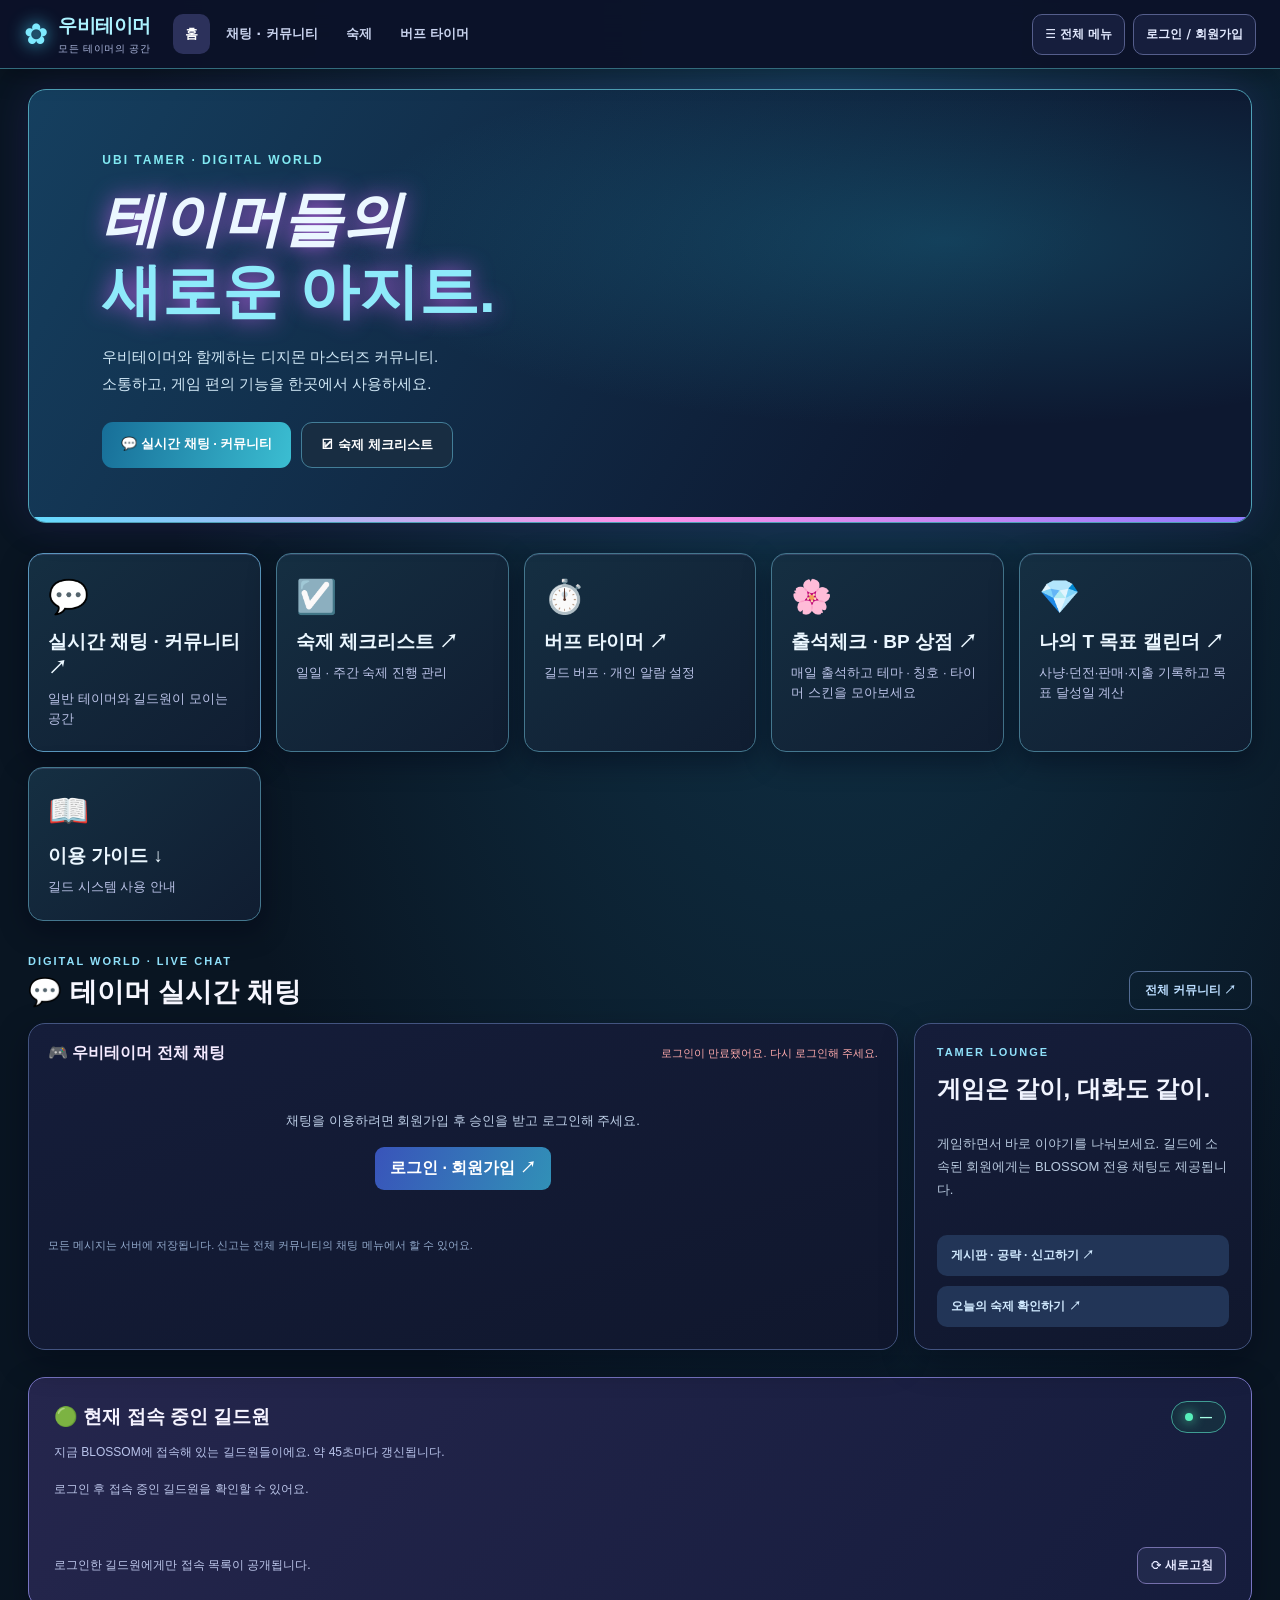
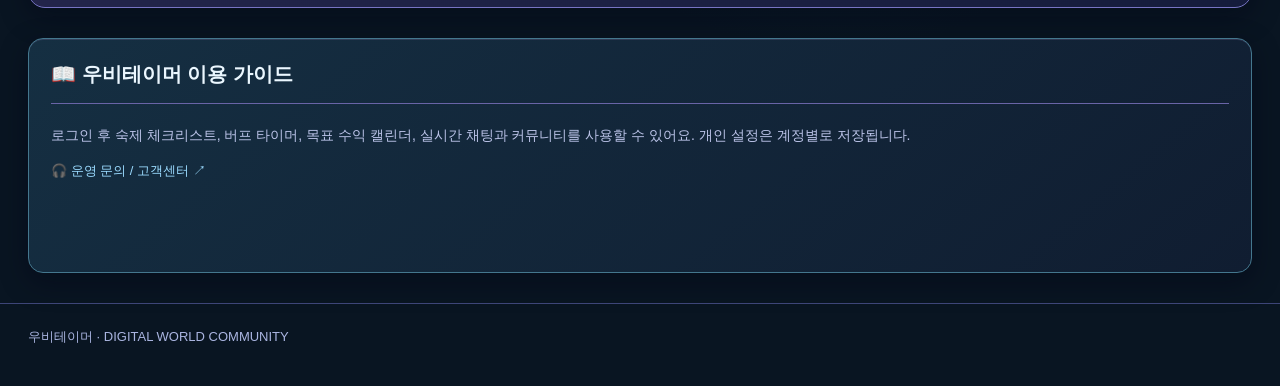
<file: index.html>
<!DOCTYPE html><html lang="ko"><head><meta charset="UTF-8"><meta name="viewport" content="width=device-width,initial-scale=1"><meta name="theme-color" content="#0a1025"><title>BLOSSOM | DIGITAL WORLD GUILD</title><style>
:root{--bg:#090d20;--panel:#161c3b;--line:#5555a0;--pink:#f3a4f4;--blue:#76ddff;--text:#f5f3ff;--muted:#bbc3e8}*{box-sizing:border-box}body{margin:0;background:radial-gradient(ellipse at 50% 0,#26225b 0,transparent 60%),var(--bg);font-family:'Malgun Gothic','Apple SD Gothic Neo',sans-serif;color:var(--text)}a{color:inherit;text-decoration:none}.wrap{max-width:1480px;margin:auto;padding:0 28px}.top{background:#10142ee8;border-bottom:1px solid #7774d66b;position:sticky;top:0;z-index:5;backdrop-filter:blur(18px)}.nav{display:flex;align-items:center;gap:25px;min-height:82px}.brand{font-size:30px;font-weight:900;font-style:italic;color:#ffd4ff;text-shadow:0 0 17px #c75cf5;white-space:nowrap}.brand small{display:block;font-size:10px;letter-spacing:3px;color:#bfc5f6;font-style:normal}.links{display:flex;gap:7px;flex:1;justify-content:center;flex-wrap:wrap}.links a{padding:13px 15px;border-radius:9px;font-weight:700;font-size:14px}.links a:hover,.links a.active{background:#483b87;box-shadow:inset 0 -2px #f4b2ff}.stream-mini{border:1px solid #8076d4;padding:12px 15px;border-radius:10px;font-size:13px;white-space:nowrap}.stream-mini span{color:#6cf9c9}.hero{margin-top:20px;min-height:410px;border:1px solid #8c73f3;border-radius:18px;position:relative;overflow:hidden;background:linear-gradient(90deg,#111631ef 0%,#141739c4 35%,#12173724 75%),url('assets/blossom-concept.png') center 32%/cover;box-shadow:0 0 40px #6b42d12c}.hero:after{content:'';position:absolute;inset:auto 0 0;height:5px;background:linear-gradient(90deg,#63dbff,#ff91e8,#8d7bff)}.hero-content{position:relative;z-index:1;padding:80px 6%;max-width:650px;text-shadow:0 2px 15px #090b25}.eyebrow{font-size:13px;letter-spacing:3px;color:#8ae5ff;font-weight:800}.hero h1{font-size:clamp(38px,5vw,72px);margin:18px 0 14px;font-style:italic;text-shadow:0 0 22px #aa59d6}.hero p{font-size:18px;color:#e6e5ff;line-height:1.7}.hero-actions{display:flex;gap:12px;margin-top:28px;flex-wrap:wrap}.btn{display:inline-block;padding:13px 23px;border-radius:9px;border:1px solid #9e86fb;background:linear-gradient(110deg,#6958bd,#b66ed7);font-weight:800;box-shadow:0 4px 25px #9959d84f}.btn.alt{background:#111934d9}.section{margin:30px 0}.quick{display:grid;grid-template-columns:repeat(4,minmax(0,1fr));gap:15px}.tile,.panel{background:linear-gradient(135deg,#24254b,#131b38);border:1px solid #776bc4;border-radius:15px;box-shadow:inset 0 1px #d6b4ff25,0 9px 28px #02041470}.tile{padding:23px 19px;min-height:140px;transition:transform .2s,border-color .2s}.tile:hover{transform:translateY(-4px);border-color:#85eaff;box-shadow:0 0 25px #7369e35a}.tile .ico{font-size:33px;display:block;margin-bottom:13px}.tile strong{font-size:19px}.tile p{color:var(--muted);font-size:13px;line-height:1.5;margin:8px 0 0}.columns{display:grid;grid-template-columns:1.2fr 1.1fr .9fr;gap:16px}.panel{padding:22px;min-height:235px}.panel h2{font-size:20px;margin:0 0 19px;border-bottom:1px solid #6964a7;padding-bottom:15px}.notice{border-radius:10px;background:#20264c;padding:15px;line-height:1.7;font-size:14px;color:#d9dafa}.tag{color:#ffc1df;font-weight:800}.event-note{font-size:14px;color:var(--muted);line-height:1.8}.stat{padding:13px;border:1px solid #555e9d;border-radius:10px;margin:9px 0;display:flex;justify-content:space-between;gap:10px}.stat b{color:#7de5ff}.footer{border-top:1px solid #3d4578;margin-top:30px;padding:24px 0 40px;color:#aab5e1;font-size:13px}.status{color:#aeb8d8}.status.live{color:#70ffbb}.preview{display:block;color:#9bdbff;font-size:13px;margin-top:13px}.preview:hover{text-decoration:underline}@media(max-width:1000px){.quick{grid-template-columns:repeat(2,1fr)}.columns{grid-template-columns:1fr 1fr}.columns .panel:last-child{grid-column:1/-1}.nav{flex-wrap:wrap;padding:13px 0}.links{order:3;width:100%}.hero{min-height:350px}}@media(max-width:650px){.wrap{padding:0 14px}.brand{font-size:23px}.stream-mini{margin-left:auto;font-size:11px}.links{gap:0;justify-content:space-between}.links a{padding:10px 7px;font-size:12px}.hero{min-height:370px;background-position:57% 30%}.hero-content{padding:55px 20px;background:linear-gradient(90deg,#11162be0,#11162b40)}.hero p{font-size:15px}.quick,.columns{grid-template-columns:1fr}.columns .panel:last-child{grid-column:auto}.tile{min-height:105px;padding:18px}.tile .ico{display:inline-block;margin:0 12px 0 0}.tile strong{font-size:17px}.tile p{margin-left:49px}}

/* 회원 메뉴: 서버에서 확인된 승인 상태/권한만 표시 */
[hidden]{display:none!important}
.links button{padding:13px 15px;border:0;border-radius:9px;font:inherit;font-size:14px;font-weight:700;background:transparent;color:inherit;cursor:pointer}
.links button:hover{background:#483b87;box-shadow:inset 0 -2px #f4b2ff}
.links .role-chip{align-self:center;border:1px solid #8775c8;border-radius:999px;padding:7px 11px;color:#e9c9ff;font-size:12px;font-weight:800;white-space:nowrap;background:#47356555}
@media(max-width:650px){.links button{padding:10px 7px;font-size:12px}.links .role-chip{font-size:11px;padding:5px 7px}}

/* v6 메인 페이지 공개 이벤트 미리보기 */
.event-panel{display:flex;flex-direction:column;gap:11px}
.event-panel h2{display:flex;justify-content:space-between;align-items:center;gap:10px;flex-wrap:wrap;margin-bottom:2px}
.home-event-summary{font-size:12px;color:#8eeeff;border:1px solid #5b8eb7;border-radius:20px;padding:5px 9px;white-space:nowrap;font-weight:700}
.home-event-list{display:grid;gap:9px;flex:1;align-content:start}
.home-event-card{display:block;border:1px solid #535e9b;border-radius:11px;padding:12px 13px;background:#111a37c9;transition:background .2s,border-color .2s}
.home-event-card:hover{background:#283163;border-color:#9fe2ff}
.home-event-heading{display:flex;gap:8px;align-items:center;min-width:0}
.home-event-dot{height:10px;width:10px;flex:0 0 10px;border-radius:50%;box-shadow:0 0 12px #9f9cff77}
.home-event-name{font-size:14px;font-weight:800;overflow:hidden;white-space:nowrap;text-overflow:ellipsis;min-width:0;flex:1}
.home-event-status{font-size:11px;font-weight:800;border-radius:999px;padding:4px 7px;white-space:nowrap;color:#e5e6ff;border:1px solid #6572bb}
.home-event-status.is-live{color:#96fada;border-color:#318f8a;background:#134b484f}
.home-event-status.is-upcoming{color:#ffccf8;border-color:#a069b8;background:#68386142}
.home-event-status.is-ended{color:#bac1d8}
.home-event-meta{display:flex;align-items:center;justify-content:space-between;flex-wrap:wrap;gap:5px;margin:9px 0;color:#bfc8ed;font-size:11px}
.home-event-remaining{color:#8feaff;font-size:11px}
.home-event-progress{width:100%;height:5px;background:#404774;border-radius:99px;overflow:hidden}
.home-event-progress-fill{height:100%;width:0;border-radius:99px;transition:width .5s ease}
.home-event-empty{display:flex;flex-direction:column;gap:7px;align-items:center;justify-content:center;min-height:148px;border:1px dashed #606a9c;border-radius:12px;padding:16px;color:#cbd0f0;text-align:center;font-size:13px}
.home-event-empty p{margin:0;line-height:1.7}
.home-event-empty-icon{font-size:27px}
.home-event-login{margin-top:5px;border:1px solid #9481eb;padding:8px 13px;border-radius:8px;background:#574a9b;font-weight:800}
.home-event-foot{margin-top:auto;display:flex;justify-content:space-between;align-items:center;gap:10px;flex-wrap:wrap}
.home-event-foot small{color:#a8b8e9;font-size:11px}
.home-event-foot .btn{font-size:12px;padding:10px 14px}
/* v9 홈 숙제·버프 실시간 요약 */
.hd-dash{display:grid;gap:14px;margin-top:17px}
.hd-section{padding:13px;border:1px solid #59619f;border-radius:12px;background:#101a39a6}
.hd-section-head{display:flex;justify-content:space-between;align-items:center;gap:8px;flex-wrap:wrap;font-size:13px;font-weight:800;margin-bottom:12px}
.hd-section-head b{font-size:12px;color:#91e9ff;white-space:nowrap}
.hd-task-row{margin-bottom:12px}
.hd-task-head{display:flex;justify-content:space-between;gap:8px;margin-bottom:5px;color:#cdd5f2;font-size:12px}
.hd-task-head strong{color:#f9d9ff}
.hd-track{height:7px;background:#313a68;border-radius:99px;overflow:hidden}
.hd-fill{height:100%;background:linear-gradient(90deg,#72dcff,#f6a6ef);border-radius:99px;transition:width .3s ease}
.hd-buff-row{display:flex;justify-content:space-between;align-items:center;gap:10px;padding:9px 0;border-bottom:1px solid #485489;font-size:12px}
.hd-buff-name{flex:1;overflow:hidden;text-overflow:ellipsis;white-space:nowrap;color:#dce4ff}
.hd-buff-time{font-variant-numeric:tabular-nums;color:#82f9ca;white-space:nowrap}
.hd-empty{font-size:12px;color:#c5cce9;line-height:1.65}
.hd-action{display:inline-block;margin-top:9px;color:#90e9ff;font-size:12px;font-weight:800}
.hd-action:hover{text-decoration:underline}
@media(max-width:650px){.hd-dash{gap:10px}.hd-section{padding:11px}}
.quick{grid-template-columns:repeat(5,minmax(0,1fr))}@media(max-width:1000px){.quick{grid-template-columns:repeat(2,minmax(0,1fr))}}@media(max-width:650px){.quick{grid-template-columns:1fr}}</style><link rel="stylesheet" href="blossom-skins.css"><script src="blossom-session.js"></script>



<link rel="stylesheet" href="blossom-unified-nav.css?v=18.3">
<script defer src="blossom-unified-nav.js?v=18.3"></script>
<link rel="stylesheet" href="blossom-home-chat.css?v=18.1">
<script defer src="blossom-home-chat.js?v=18.1"></script>
</head><body><header class="top"><nav class="wrap nav"><a class="brand" href="index.html">✿ BLOSSOM<small>DIGITAL WORLD GUILD</small></a><div class="links"><a class="active" href="index.html">⌂ 홈</a><a href="todo.html">☑ 숙제 체크리스트</a><a href="timer.html">◷ 버프 타이머</a><a href="event.html">▦ 이벤트 & 공지</a><a href="shop.html">🌸 출석 · BP 상점</a><a href="tips.html">📚 꿀팁 저장소</a><a href="help.html">🤝 도움 인증소</a><a href="wealth.html">💰 목표 수익 캘린더</a><a href="#guide">▤ 이용 가이드</a><a href="auth.html" id="authNav">♙ 로그인 / 회원가입</a><span id="roleTag" class="role-chip" hidden></span><a href="admin.html" id="adminNav" hidden>⚙ 관리자 센터</a><button id="logoutNav" type="button" hidden>↪ 로그아웃</button></div><a class="stream-mini" href="https://chzzk.naver.com/241f32b55087d010e6a1b2468b45d8b8" target="_blank" rel="noopener">◉ 우비테이머 <span id="liveBadge">상태 확인 중</span> ↗</a></nav></header><main class="wrap"><section class="hero"><div class="hero-content"><div class="eyebrow">WELCOME TO DIGITAL WORLD</div><h1>BLOSSOM 길드</h1><p>함께 성장하고, 함께하는 우리들의 디지털 월드.<br>길드의 모든 모험을 한곳에서 시작하세요.</p><div class="hero-actions"><a class="btn" href="todo.html">숙제 관리 시작 ↗</a><a class="btn alt" href="event.html">길드 일정 확인 ↗</a></div></div></section><section class="section quick"><a class="tile" href="todo.html"><span class="ico">☑️</span><strong>숙제 체크리스트 ↗</strong><p>일일 · 주간 숙제 진행 관리</p></a><a class="tile" href="timer.html"><span class="ico">⏱️</span><strong>버프 타이머 ↗</strong><p>길드 버프 · 개인 알람 설정</p></a><a class="tile" href="event.html"><span class="ico">🗓️</span><strong>이벤트 & 공지 ↗</strong><p>길드 이벤트 · 일정 타임라인</p></a><a class="tile" href="shop.html"><span class="ico">🌸</span><strong>출석체크 · BP 상점 ↗</strong><p>매일 출석하고 테마 · 칭호 · 타이머 스킨을 모아보세요</p></a><a class="tile" href="tips.html"><span class="ico">📚</span><strong>꿀팁 저장소 ↗</strong><p>길드원들이 함께 만드는 디마 공략</p></a><a class="tile" href="help.html"><span class="ico">🤝</span><strong>뉴비 도움 인증 ↗</strong><p>도움 기록을 남기고 감사 보상 받기</p></a><a class="tile" href="wealth.html"><span class="ico">💎</span><strong>나의 T 목표 캘린더 ↗</strong><p>사냥·던전·판매·지출 기록하고 목표 달성일 계산</p></a><a class="tile" href="#guide"><span class="ico">📖</span><strong>이용 가이드 ↓</strong><p>길드 시스템 사용 안내</p></a></section><section class="section columns"><article class="panel"><h2>📢 길드 공지사항</h2><div class="notice">📢 최신 길드 공지사항을 불러오는 중...</div><a class="preview" href="event.html">이벤트 & 공지 센터 바로가기 ↗</a></article><article class="panel event-panel" aria-label="진행 중인 길드 이벤트">
<h2>✦ 진행 중인 이벤트 <span class="home-event-summary" id="homeEventSummary">로그인 확인 중</span></h2>
<div class="home-event-list" id="homeEventList" aria-live="polite"><p class="event-note">일정 불러오는 중…</p></div>
<div class="home-event-foot"><small id="homeEventState" role="status">길드 일정 확인 중…</small><a class="btn alt" href="event.html">전체 일정 보기 ↗</a></div>
</article><article class="panel"><h2>◈ 나의 길드 현황</h2><div class="stat"><span>☑ 숙제 진행</span><b id="homeTodoStats">확인 중…</b></div><div class="stat"><span>⏱ 버프 상태</span><b id="homeBuffStats">확인 중…</b></div><div class="stat"><span>🗓 이벤트 일정</span><b id="homeEventStats">로그인 후 확인</b></div><div class="hd-dash"><section class="hd-section"><div class="hd-section-head"><span>☑ 내 숙제 진행률</span></div><div id="homeTodoMini">불러오는 중…</div></section><section class="hd-section"><div class="hd-section-head"><span>⏱ 실행 중인 내 버프</span></div><div id="homeBuffMini">불러오는 중…</div></section></div></article></section><section class="section panel" id="guide"><h2>📖 블로썸 이용 가이드</h2><p class="event-note">상단 메뉴 또는 바로가기 카드를 눌러 숙제 체크리스트, 버프 타이머, 이벤트 & 공지 센터를 로그인 후 같은 창에서 이용할 수 있습니다. 숙제 체크리스트와 버프 타이머 설정은 계정별로 서버에 저장되며, 메인 화면에서는 개인별 숙제 진행률과 실행 중인 버프의 남은 시간이 표시됩니다. 이벤트 달력도 서버 일정과 연동됩니다.</p><a class="preview" href="https://discord.com/users/641524398859354113" target="_blank" rel="noopener">🎧 운영 문의 / 고객센터 ↗</a></section></main><footer class="footer"><div class="wrap">✿ BLOSSOM DIGITAL WORLD GUILD · 디지몬 마스터즈 길드 커뮤니티</div></footer><script>
const channelId='241f32b55087d010e6a1b2468b45d8b8';async function checkLive(){const el=document.getElementById('liveBadge');try{const r=await fetch('https://api.chzzk.naver.com/service/v1/channels/'+channelId+'/live-detail');if(!r.ok)throw Error('status');const data=await r.json();const live=data?.content?.status==='OPEN';el.textContent=live?'● LIVE ON':'● OFFLINE';el.className=live?'status live':'status'}catch(e){el.textContent='방송 보러가기';el.className='status'}}checkLive();setInterval(checkLive,60000);

</script><script src="member-nav.js" defer></script><script src="home-events.js" defer></script><script src="home-status.js" defer></script><script src="home-notices.js?v=12" defer></script><script defer src="blossom-skin.js"></script></body></html>
</file>
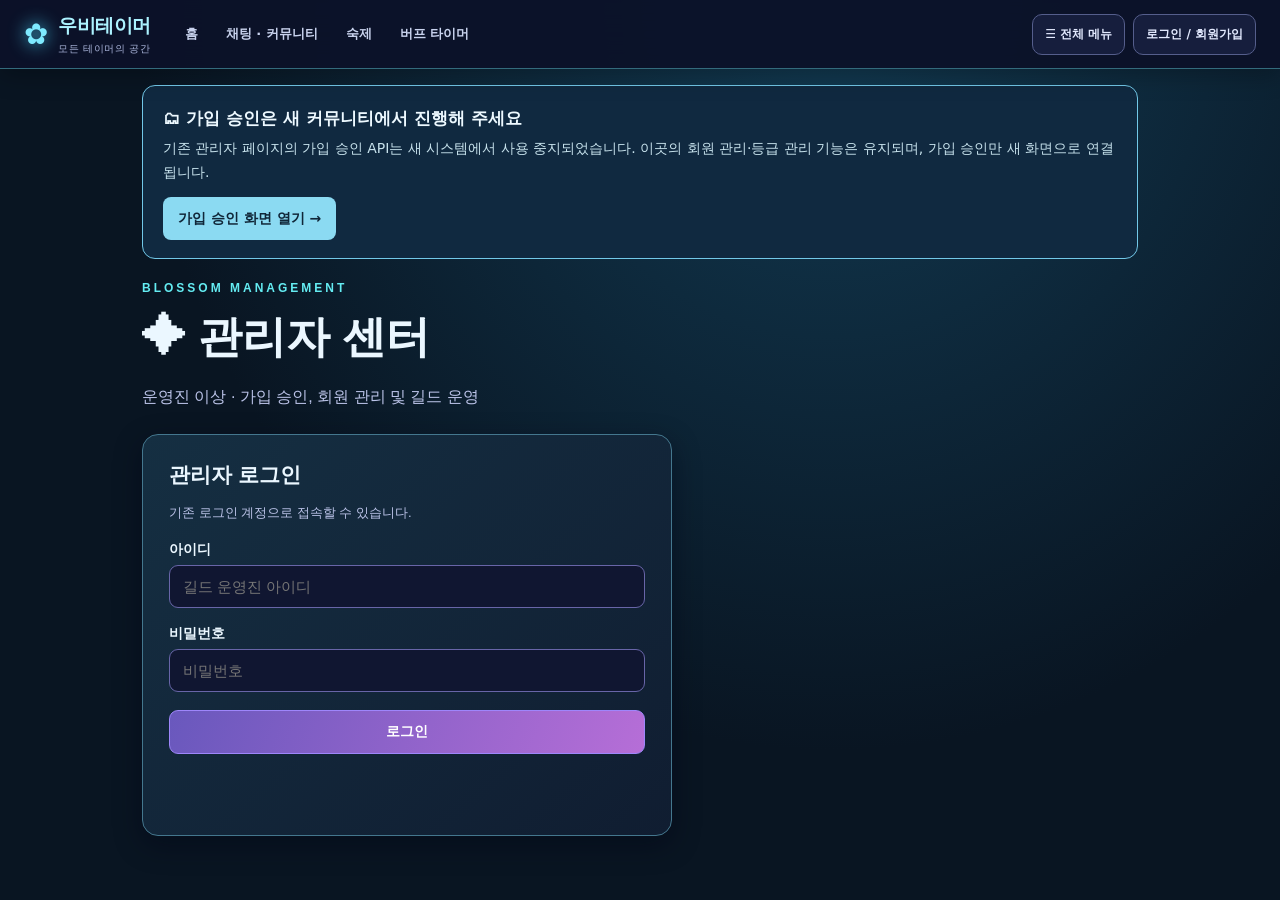
<file: admin.html>
<!DOCTYPE html>
<html lang="ko">
<head>
<meta charset="UTF-8">
<meta name="viewport" content="width=device-width,initial-scale=1">
<meta name="theme-color" content="#0a1025">
<title>BLOSSOM | 관리자 센터</title>
<style>
:root{color-scheme:dark;--bg:#090d20;--panel:#161c3b;--pink:#f3a4f4;--blue:#76ddff;--text:#f5f3ff;--muted:#bbc3e8}
*{box-sizing:border-box}body{margin:0;min-height:100vh;background:radial-gradient(ellipse at 50% 0,#28225b 0,transparent 60%),var(--bg);font-family:'Malgun Gothic','Apple SD Gothic Neo',sans-serif;color:var(--text)}a{color:inherit;text-decoration:none}.top{border-bottom:1px solid #7774d66b;background:#10142ee8;backdrop-filter:blur(16px)}.wrap{max-width:1040px;margin:auto;padding:0 22px}.nav{min-height:77px;display:flex;align-items:center;justify-content:space-between;gap:14px}.brand{font-size:26px;font-weight:900;font-style:italic;color:#ffd4ff;text-shadow:0 0 17px #c75cf5}.brand small{display:block;font-size:10px;letter-spacing:2px;color:#bfc5f6;font-style:normal}.back{color:var(--blue);font-size:14px}main{padding-top:46px;padding-bottom:70px}.eyebrow{font-size:12px;letter-spacing:3px;color:var(--blue);font-weight:800}h1{font-size:clamp(28px,4.5vw,44px);margin:13px 0}h2{font-size:21px;margin:0 0 9px}p{color:var(--muted);line-height:1.7}.panel{background:linear-gradient(135deg,#24254b,#131b38);border:1px solid #776bc4;border-radius:16px;padding:26px;margin-top:24px;box-shadow:0 9px 28px #02041470}.login{max-width:530px}.field{display:block;margin:17px 0 6px;font-size:14px;font-weight:700}input,select{padding:12px 13px;background:#101631;border:1px solid #6865a8;border-radius:9px;color:white;font-size:15px}input:focus,select:focus{outline:2px solid #76ddff}input{width:100%}button{cursor:pointer;color:white;border:1px solid #9e86fb;border-radius:9px;padding:12px 16px;background:linear-gradient(110deg,#6958bd,#b66ed7);font-weight:800;font-size:14px}button.secondary{background:#192346}button.danger{background:#652c56;border-color:#bb789f}button:disabled{opacity:.55;cursor:not-allowed}.actions{display:flex;gap:8px;flex-wrap:wrap}.login button{margin-top:18px;width:100%}.muted{font-size:13px;color:var(--muted)}.message{min-height:24px;margin-top:15px;white-space:pre-wrap}.error{color:#ffb5c7}.success{color:#8df5c7}.heading{display:flex;align-items:center;justify-content:space-between;gap:15px;flex-wrap:wrap}.person{display:flex;align-items:center;justify-content:space-between;gap:17px;padding:19px 0;border-top:1px solid #555e9d}.person:first-child{border-top:0}.person strong{font-size:17px}.person small{display:block;color:var(--muted);margin-top:7px;line-height:1.5}.empty{padding:25px 0;color:var(--muted)}.tabs{display:flex;gap:8px;flex-wrap:wrap;margin-top:22px}.tab{background:#171b3c;border-color:#555f9a}.tab[aria-selected=true]{background:linear-gradient(110deg,#6958bd,#b66ed7);border-color:#d4a8ff}.counter{margin-left:4px;color:#bbf3ff}.role-controls{display:flex;gap:8px;flex-wrap:wrap;align-items:center}.role-controls select{width:165px}.pill{display:inline-block;padding:7px 11px;border:1px solid #727ec0;border-radius:40px;color:#bfe9ff;font-size:12px;background:#182444}.toolbar{display:flex;align-items:center;gap:15px;flex-wrap:wrap;margin:18px 0}.toolbar input{max-width:360px}.note{font-size:12px;margin-top:16px}.inline-label{font-size:13px;color:var(--muted)}[hidden]{display:none!important}@media(max-width:640px){.wrap{padding:0 15px}.panel{padding:19px}.person{align-items:flex-start;flex-direction:column}.person .actions,.person .role-controls{width:100%}.person .actions button{flex:1}.role-controls select{flex:1;min-width:160px}.role-controls button{flex:1}.brand{font-size:23px}}
</style>
<link rel="stylesheet" href="blossom-skins.css"><script src="blossom-session.js"></script>

<link rel="stylesheet" href="blossom-unified-nav.css?v=18.3">
<script defer src="blossom-unified-nav.js?v=18.3"></script>
<script defer src="blossom-approval-route.js?v=18.4"></script>
</head>
<body>
<header class="top"><div class="wrap nav"><a class="brand" href="index.html">✿ BLOSSOM<small>DIGITAL WORLD GUILD</small></a><div class="actions"><a class="back" href="owner-security.html">🔐 관리자 인증</a><a class="back" href="index.html">← 홈페이지</a></div></div></header>
<main class="wrap">
<div class="eyebrow">BLOSSOM MANAGEMENT</div>
<h1>✦ 관리자 센터</h1>
<p>운영진 이상 · 가입 승인, 회원 관리 및 길드 운영</p>
<section id="loginPanel" class="panel login">
 <h2>관리자 로그인</h2><p class="muted">기존 로그인 계정으로 접속할 수 있습니다.</p>
 <form id="loginForm"><label class="field" for="username">아이디</label><input id="username" autocomplete="username" required minlength="4" maxlength="20" placeholder="길드 운영진 아이디"><label class="field" for="password">비밀번호</label><input id="password" type="password" autocomplete="current-password" required placeholder="비밀번호"><button id="loginButton" type="submit">로그인</button></form>
 <p id="loginMessage" class="message" role="status" aria-live="polite"></p>
</section>
<section id="adminPanel" hidden>
 <div class="panel">
  <div class="heading"><div><h2 id="panelTitle">회원 관리</h2><p id="welcome" class="muted"></p></div><div class="actions"><button id="refreshButton" class="secondary" type="button">↻ 새로고침</button><button id="logoutButton" class="secondary" type="button">로그아웃</button></div></div>
  <div class="tabs" role="tablist" aria-label="회원 관리 기능">
   <button class="tab" id="pendingTab" type="button" role="tab" aria-selected="true" aria-controls="pendingView">가입 대기 <span class="counter" id="pendingCount"></span></button>
   <button class="tab" id="membersTab" type="button" role="tab" aria-selected="false" aria-controls="membersView">전체 회원 <span class="counter" id="membersCount"></span></button>
   <button class="tab" id="suspendedTab" type="button" role="tab" aria-selected="false" aria-controls="suspendedView">이용 중지 <span class="counter" id="suspendedCount"></span></button>
   <button class="tab" id="calendarTab" type="button" role="tab" aria-selected="false" aria-controls="calendarView">🗓 이벤트 달력</button>
  </div>
  <section id="pendingView" role="tabpanel" aria-labelledby="pendingTab"><p class="muted">신규 가입 신청을 승인하거나 거절할 수 있습니다.</p><div id="pendingList" aria-live="polite"></div></section>
  <section id="membersView" role="tabpanel" aria-labelledby="membersTab" hidden>
   <div class="toolbar"><label class="inline-label" for="search">길드원 검색</label><input id="search" type="search" autocomplete="off" placeholder="아이디 또는 디마 닉네임 검색"><span id="countHint" class="muted"></span></div>
   <div id="memberList" aria-live="polite"></div>
   <p class="note">등급 변경·이용 중지는 본인보다 낮은 등급의 회원에게만 가능합니다. 최고관리자는 변경하거나 이용 중지할 수 없습니다.</p>
  </section>
  <section id="suspendedView" role="tabpanel" aria-labelledby="suspendedTab" hidden>
    <p class="muted">이용 중지 계정은 복구할 수 있지만, 가입 거절 계정은 이 화면에서 복구할 수 없습니다.</p>
    <div id="suspendedList" aria-live="polite"></div>
  </section>
  <section id="calendarView" role="tabpanel" aria-labelledby="calendarTab" hidden>
   <h2 style="margin-top:23px">🗓 이벤트 일정 관리</h2>
   <p>길드 이벤트 시작일·종료일·색상·공개 여부를 관리합니다. 화면에서 바로 등록·수정·삭제가 가능합니다.</p>
   <a href="event.html#calendarManage" style="display:inline-block;margin:12px 0 18px;border:1px solid #b38ceb;border-radius:9px;padding:14px 20px;font-size:14px;font-weight:800;background:linear-gradient(110deg,#5949a8,#8b56aa)">✦ 이벤트 일정 등록·관리 화면 열기 ↗</a>
   <p class="note">운영진·부마스터·길드마스터도 이벤트 페이지에서 일정 관리가 가능합니다. 일반 길드원은 보기만 가능합니다.</p>
  </section>
  <p id="adminMessage" class="message" role="status" aria-live="polite"></p>
 </div>
</section>
</main>
<script>
'use strict';
const PROJECT='https://hweouohzkwqhiwwsjlxu.supabase.co';
const AUTH_URL=PROJECT+'/functions/v1/blossom-auth';
const ADMIN_URL=PROJECT+'/functions/v1/blossom-admin';
const SESSION_KEY='blossom_test_auth_v1';
const ROLES={site_owner:'최고관리자',guild_master:'길드마스터',vice_master:'부마스터',staff:'운영진',member:'일반 회원'};
const MANAGERS=['staff','vice_master','guild_master','site_owner'];
const LEVEL={member:1,staff:2,vice_master:3,guild_master:4,site_owner:5};
let myRole='member';
const CHANGEABLE_ROLES=['member','staff','vice_master','guild_master'];
const $=id=>document.getElementById(id);
let token='',busy=false,activeTab='pending',allMembers=[];
function msg(id,value,error=false){const el=$(id);el.textContent=value;el.className='message '+(error?'error':'success');}
async function post(url,body,accessToken=''){
 const headers={'Content-Type':'application/json'};
 if(accessToken)headers.Authorization='Bearer '+accessToken;
 let res;
 try{res=await fetch(url,{method:'POST',headers,body:JSON.stringify(body),cache:'no-store'});}catch{throw Error('서버에 연결하지 못했습니다.');}
 let data;try{data=await res.json();}catch{throw Error('서버 응답을 읽지 못했습니다.');}
 if(!res.ok||!data?.success){const error=new Error(data?.message||'요청에 실패했습니다.');error.status=res.status;throw error;}
 return data;
}
function showLogin(note=''){
 token='';$('loginPanel').hidden=false;$('adminPanel').hidden=true;$('password').value='';
 if(note)msg('loginMessage',note,true);
}
function showAdmin(name,role){myRole=role;$('loginPanel').hidden=true;$('adminPanel').hidden=false;$('welcome').textContent=name+' · '+(ROLES[role]||role);}
function saveSession(user,session){
 try{sessionStorage.setItem(SESSION_KEY,JSON.stringify({username:user.username,digimon_nickname:user.digimon_nickname,role:user.role,status:'approved',access_token:session.access_token,refresh_token:session.refresh_token,expires_at:session.expires_at||Math.floor(Date.now()/1000)+3600}));}catch{}
}
function session(){try{const s=JSON.parse(sessionStorage.getItem(SESSION_KEY)||'null');if(s&&MANAGERS.includes(s.role)&&s.status==='approved'&&typeof s.access_token==='string'&&Number(s.expires_at)>Date.now()/1000+20)return s;}catch{}return null;}
function switchTab(tab){
 activeTab=tab;
 $('pendingTab').setAttribute('aria-selected',String(tab==='pending'));
 $('membersTab').setAttribute('aria-selected',String(tab==='members'));
 $('calendarTab').setAttribute('aria-selected',String(tab==='calendar'));
 $('suspendedTab').setAttribute('aria-selected',String(tab==='suspended'));
 $('pendingView').hidden=tab!=='pending';$('membersView').hidden=tab!=='members';$('calendarView').hidden=tab!=='calendar';$('suspendedView').hidden=tab!=='suspended';
}
async function api(body){return post(ADMIN_URL,body,token);}
function handleError(error){
 if(error.status===428){msg('adminMessage','최고관리자 인증번호를 입력해 주세요. 관리자 인증 페이지로 이동합니다.',true);location.href='owner-security.html';return;}
 if(error.status===401||error.status===403){showLogin('관리자 인증이 만료되었거나 권한이 없습니다. 다시 로그인해 주세요.');return;}
 msg('adminMessage',error.message||'요청 실패',true);
}
async function reload(){
 if(!token)return;
 $('refreshButton').disabled=true;
 msg('adminMessage','회원 정보를 불러오는 중...');
 try{
  const [p,m,s]=await Promise.all([api({action:'pending'}),api({action:'members'}),api({action:'suspended'})]);
  renderPending(p.members||[]);allMembers=m.members||[];renderApproved();renderSuspended(s.members||[]);$('suspendedCount').textContent='('+String(s.total??s.members?.length??0)+')';
  $('membersCount').textContent='('+String(m.total??allMembers.length)+')';
  $('countHint').textContent=m.total>allMembers.length?'총 '+m.total+'명 · 처음 500명 표시':'총 '+(m.total??allMembers.length)+'명';
  msg('adminMessage','회원 목록을 갱신했습니다.');
 }catch(error){handleError(error);}finally{$('refreshButton').disabled=false;}
}
function renderPending(members){
 const root=$('pendingList');root.replaceChildren();$('pendingCount').textContent='('+members.length+')';
 if(!members.length){const empty=document.createElement('p');empty.className='empty';empty.textContent='현재 가입 대기 회원이 없습니다.';root.append(empty);return;}
 for(const m of members){
  const item=document.createElement('div');item.className='person';
  const info=document.createElement('div');const title=document.createElement('strong');title.textContent=m.digimon_nickname||m.username;
  const detail=document.createElement('small');detail.textContent='아이디: '+m.username+' · 승인 대기';info.append(title,detail);
  const actions=document.createElement('div');actions.className='actions';
  const approve=document.createElement('button');approve.textContent='✓ 승인';approve.type='button';
  const reject=document.createElement('button');reject.textContent='✕ 거절';reject.type='button';reject.className='danger';
  approve.onclick=()=>review(m,'approve',approve,reject);reject.onclick=()=>review(m,'reject',approve,reject);
  actions.append(approve,reject);item.append(info,actions);root.append(item);
 }
}
function canManageRole(role){ return (LEVEL[myRole]||0)>(LEVEL[role]||999); }
function renderApproved(){
 const root=$('memberList');root.replaceChildren();
 const keyword=$('search').value.trim().toLocaleLowerCase();
 const list=allMembers.filter(m=>(m.username+' '+(m.digimon_nickname||'')).toLocaleLowerCase().includes(keyword));
 if(!list.length){const empty=document.createElement('p');empty.className='empty';empty.textContent=keyword?'검색 결과가 없습니다.':'승인된 회원이 없습니다.';root.append(empty);return;}
 for(const m of list){
  const item=document.createElement('div');item.className='person';
  const info=document.createElement('div');const name=document.createElement('strong');name.textContent=m.digimon_nickname||m.username;
  const subtitle=document.createElement('small');subtitle.textContent='아이디: '+m.username+' · 현재 등급: '+(ROLES[m.role]||m.role);info.append(name,subtitle);
  const control=document.createElement('div');control.className='role-controls';
  if(!canManageRole(m.role)){
   const pill=document.createElement('span');pill.className='pill';pill.textContent='등급 유지 · 상위 또는 동일 등급';control.append(pill);
  }else{
   const select=document.createElement('select');select.setAttribute('aria-label',m.username+' 회원 등급');
   for(const role of CHANGEABLE_ROLES.filter(x=>canManageRole(x))){const option=document.createElement('option');option.value=role;option.textContent=ROLES[role];select.append(option);}
   select.value=m.role;
   const change=document.createElement('button');change.type='button';change.textContent='등급 변경';change.disabled=true;
   select.addEventListener('change',()=>{change.disabled=busy||select.value===m.role;});
   change.addEventListener('click',()=>changeRole(m,select,change));
   const suspend=document.createElement('button');suspend.type='button';suspend.className='danger';suspend.textContent='이용 중지';
   suspend.addEventListener('click',()=>changeAccess(m,false,suspend));
   control.append(select,change,suspend);
  }
  item.append(info,control);root.append(item);
 }
}
function renderSuspended(members){
 const root=$('suspendedList');root.replaceChildren();
 if(!members.length){const empty=document.createElement('p');empty.className='empty';empty.textContent='이용 중지 또는 거절된 계정이 없습니다.';root.append(empty);return;}
 for(const m of members){
  const item=document.createElement('div');item.className='person';
  const info=document.createElement('div');const title=document.createElement('strong');title.textContent=m.digimon_nickname||m.username;
  const subtitle=document.createElement('small');subtitle.textContent='아이디: '+m.username+' · 등급: '+(ROLES[m.role]||m.role)+' · '+(m.is_suspended?'관리자 이용 중지':'가입 거절');info.append(title,subtitle);
  const actions=document.createElement('div');actions.className='actions';
  if(canManageRole(m.role)&&m.is_suspended){
   const restore=document.createElement('button');restore.type='button';restore.textContent='↻ 계정 활성화';
   restore.addEventListener('click',()=>changeAccess(m,true,restore));actions.append(restore);
  }else{const pill=document.createElement('span');pill.className='pill';pill.textContent=m.is_suspended?'상위 등급 · 변경 불가':'가입 거절 계정';actions.append(pill);}
  item.append(info,actions);root.append(item);
 }
}
async function changeAccess(m,restore,button){
 if(busy)return;
 const verb=restore?'활성화':'이용 중지';
 if(!confirm((m.digimon_nickname||m.username)+' ('+m.username+') 님의 사이트 이용을 '+verb+'할까요?\n'+(restore?'로그인 권한을 회복시킵니다.':'즉시 로그인이 차단됩니다. 숙제와 버프 기록은 삭제되지 않습니다.')))return;
 busy=true;button.disabled=true;msg('adminMessage',verb+' 처리 중...');
 try{const result=await api({action:restore?'restore':'suspend',member_id:m.id});busy=false;await reload();msg('adminMessage',result.message);}
 catch(error){handleError(error);button.disabled=false;}
 finally{busy=false;}
}
async function review(m,decision,approve,reject){
 if(busy)return;
 const verb=decision==='approve'?'승인':'거절';
 if(!confirm((m.digimon_nickname||m.username)+' ('+m.username+') 님을 '+verb+'할까요?'))return;
 busy=true;approve.disabled=true;reject.disabled=true;
 msg('adminMessage',verb+' 처리 중...');
 try{const result=await api({action:'review',member_id:m.id,decision});await reload();msg('adminMessage',result.message);}
 catch(error){handleError(error);approve.disabled=false;reject.disabled=false;}
 finally{busy=false;}
}
async function changeRole(m,select,button){
 if(busy||m.role===select.value)return;
 const selected=select.value;
 if(!confirm((m.digimon_nickname||m.username)+' ('+m.username+') 님의 등급을 '+ROLES[selected]+'(으)로 변경할까요?'))return;
 busy=true;button.disabled=true;select.disabled=true;
 msg('adminMessage','등급 변경 중...');
 try{const result=await api({action:'change_role',member_id:m.id,role:selected});await reload();msg('adminMessage',result.message);}
 catch(error){handleError(error);if($('adminPanel').hidden===false){select.disabled=false;button.disabled=select.value===m.role;}}
 finally{busy=false;}
}
$('loginForm').addEventListener('submit',async event=>{
 event.preventDefault();if(busy)return;
 busy=true;$('loginButton').disabled=true;msg('loginMessage','로그인 확인 중...');
 try{
  const d=await post(AUTH_URL,{action:'login',username:$('username').value.trim(),password:$('password').value});
  if(!MANAGERS.includes(d.user?.role)||d.user?.status!=='approved'||!d.session?.access_token)throw Error('승인된 운영진 이상 계정만 접근할 수 있습니다.');
  token=d.session.access_token;saveSession(d.user,d.session);
  if(d.user.role==='site_owner') {location.href='owner-security.html';return;}
  showAdmin(d.user.digimon_nickname||d.user.username,d.user.role);await reload();
 }catch(error){if(!$('adminPanel').hidden)handleError(error);else msg('loginMessage',error.message,true);}
 finally{busy=false;$('loginButton').disabled=false;$('password').value='';}
});
$('pendingTab').addEventListener('click',()=>switchTab('pending'));
$('membersTab').addEventListener('click',()=>switchTab('members'));
$('calendarTab').addEventListener('click',()=>switchTab('calendar'));
$('suspendedTab').addEventListener('click',()=>switchTab('suspended'));
$('search').addEventListener('input',renderApproved);
$('refreshButton').addEventListener('click',reload);
$('logoutButton').addEventListener('click',()=>{try{sessionStorage.removeItem(SESSION_KEY);window.BlossomSession?.logout();}catch{}showLogin();$('loginForm').reset();msg('loginMessage','로그아웃했습니다.');});
(async()=>{const s=session();if(!s)return;if(s.role==='site_owner'){try{const aal=JSON.parse(atob(s.access_token.split('.')[1].replace(/-/g,'+').replace(/_/g,'/'))).aal;if(aal!=='aal2'){location.href='owner-security.html';return;}}catch{location.href='owner-security.html';return;}}token=s.access_token;showAdmin(s.digimon_nickname||s.username,s.role);await reload();})();
</script>
<script defer src="blossom-skin.js"></script></body>
</html>
</file>
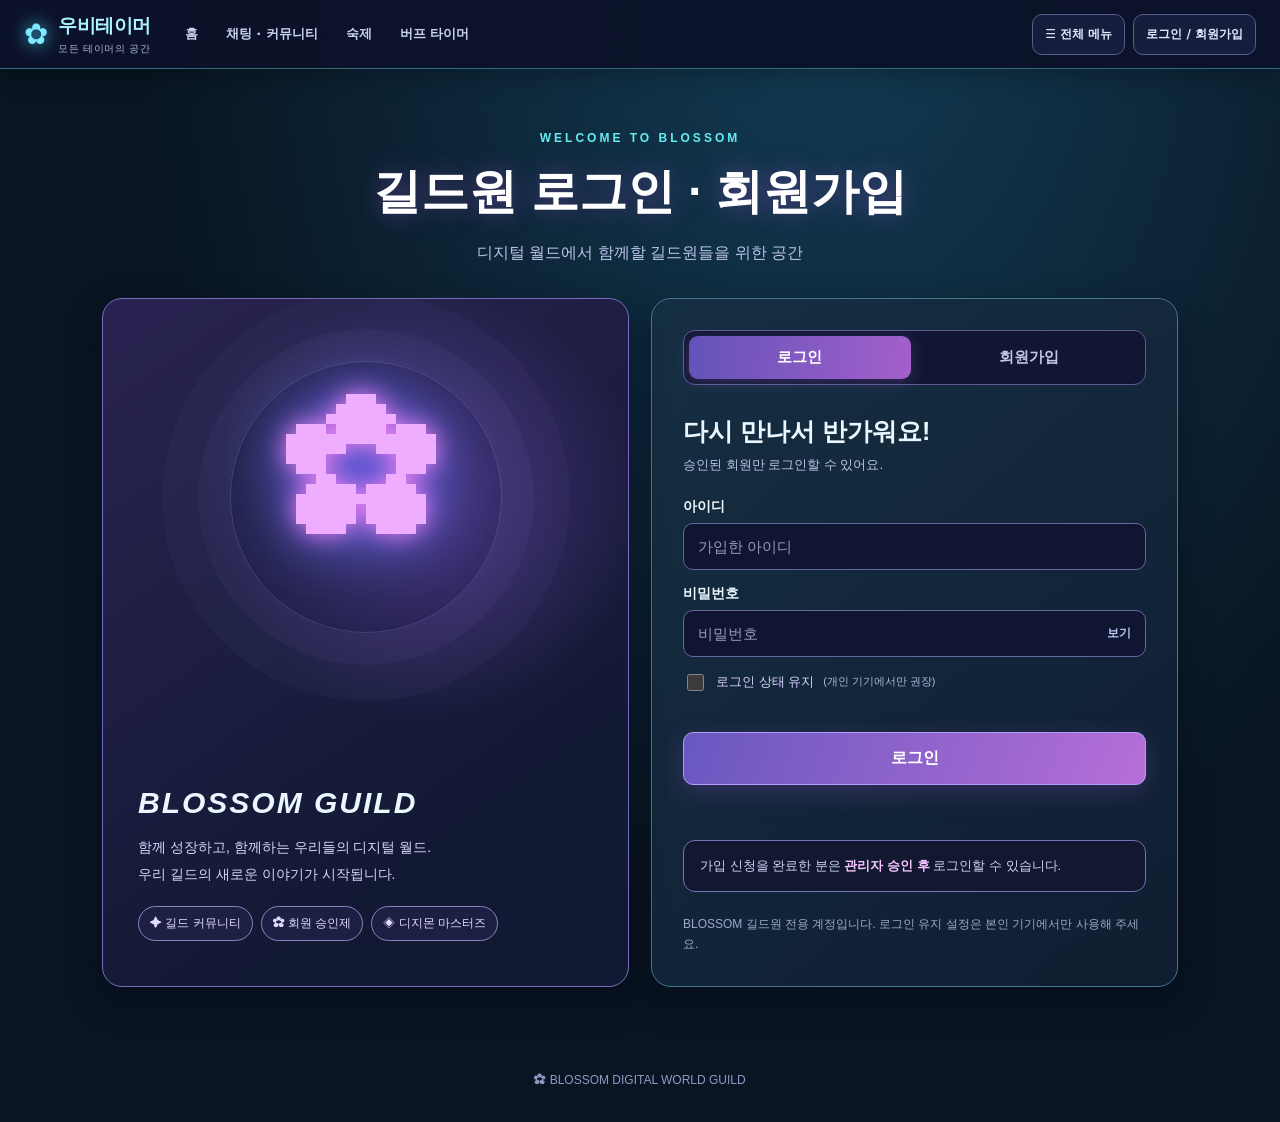
<file: auth.html>
<!DOCTYPE html>
<html lang="ko">
<head>
<meta charset="UTF-8">
<meta name="viewport" content="width=device-width,initial-scale=1">
<meta name="theme-color" content="#0a1025">
<title>BLOSSOM | 회원 로그인 · 회원가입</title>
<style>
:root{color-scheme:dark;--bg:#090d20;--panel:#161c3b;--line:#7771bb;--pink:#f3a4f4;--blue:#76ddff;--text:#f5f3ff;--muted:#bbc3e8;--green:#85f1be}
*{box-sizing:border-box}html{scroll-behavior:smooth}body{margin:0;min-height:100vh;color:var(--text);background:radial-gradient(ellipse at 50% -10%,#31265e 0%,#13162f 42%,var(--bg) 76%);font-family:'Malgun Gothic','Apple SD Gothic Neo',sans-serif}a{color:inherit;text-decoration:none}button,input{font:inherit}button{cursor:pointer}.wrap{max-width:1120px;margin:auto;padding:0 22px}.top{border-bottom:1px solid #7774d66b;background:#10142ed9;backdrop-filter:blur(16px)}.nav{min-height:75px;display:flex;align-items:center;justify-content:space-between;gap:18px}.brand{font-size:26px;font-weight:900;font-style:italic;color:#ffd4ff;text-shadow:0 0 17px #c75cf5}.brand small{display:block;font-size:10px;letter-spacing:2px;color:#c3c8ed;font-style:normal}.back{color:var(--blue);font-size:14px}.back:hover{text-decoration:underline}.main{padding-top:62px;padding-bottom:86px}.intro{text-align:center;margin-bottom:30px}.eyebrow{font-size:12px;color:var(--blue);letter-spacing:3px;font-weight:800}.intro h1{font-size:clamp(30px,4.7vw,48px);margin:15px 0;color:#fff;text-shadow:0 0 25px #a858d86b}.intro p{color:var(--muted);line-height:1.8;margin:0}.grid{display:grid;grid-template-columns:minmax(0,1fr) minmax(0,1fr);gap:22px;align-items:stretch}.art{border:1px solid #796cc0;border-radius:20px;padding:35px;min-height:540px;background:radial-gradient(circle at 63% 30%,#7b4aca70,transparent 37%),linear-gradient(145deg,#292351,#121933 75%);position:relative;overflow:hidden;box-shadow:0 13px 35px #01031260}.art:before{content:'✿';position:absolute;top:100px;left:50%;transform:translateX(-50%);font-size:160px;color:#efadff;text-shadow:0 0 25px #f184f4,0 0 60px #6b5bff,0 0 100px #5dcaff6e;line-height:1}.art:after{content:'';position:absolute;width:270px;height:270px;border:1px solid #b9acff35;border-radius:50%;left:50%;top:62px;transform:translateX(-50%);box-shadow:0 0 0 32px #ab9dff0b,0 0 0 68px #ab9dff09}.art-text{position:absolute;left:35px;right:35px;bottom:45px}.art-text strong{font-size:30px;font-style:italic;letter-spacing:2px}.art-text p{font-size:14px;color:#d5d6fa;line-height:1.9}.pills{display:flex;gap:8px;flex-wrap:wrap;margin-top:18px}.pills span{border:1px solid #8e81c0;border-radius:30px;padding:8px 11px;font-size:12px;color:#e1ddff;background:#22244aa8}.panel{border:1px solid #8071c3;background:linear-gradient(145deg,#24254b,#151b37);border-radius:20px;padding:31px;box-shadow:0 13px 35px #01031260;min-height:540px}.tabs{display:flex;gap:8px;border:1px solid #5e5a99;background:#111733;border-radius:12px;padding:5px;margin-bottom:30px}.tab{flex:1;padding:12px 8px;border:0;border-radius:9px;color:#c3c6e7;background:transparent;font-weight:800;font-size:15px}.tab[aria-selected="true"]{color:white;background:linear-gradient(100deg,#6253b9,#a45fcb);box-shadow:0 3px 16px #9d68d344}.formtitle{font-size:25px;margin:0 0 6px}.hint{font-size:13px;line-height:1.7;color:var(--muted);margin:0 0 22px}.field{display:block;font-size:14px;font-weight:800;margin:15px 0 7px}.input-wrap{position:relative}input{width:100%;border-radius:10px;padding:14px;border:1px solid #6567a3;background:#101631;color:#fff;font-size:15px;outline:0}input::placeholder{color:#939bbc}input:focus{border-color:#83ddff;box-shadow:0 0 0 2px #83ddff3c}.password-input{padding-right:69px}.togglepass{position:absolute;right:7px;top:50%;transform:translateY(-50%);border:none;background:transparent;padding:8px;color:#b8c7f4;font-size:12px;font-weight:700}.help{display:block;color:#aab6db;font-size:12px;line-height:1.7;margin-top:6px}.primary{width:100%;margin-top:24px;padding:15px 16px;background:linear-gradient(110deg,#6858c0,#b66ed7);border:1px solid #b39bf9;color:#fff;font-weight:900;border-radius:10px;font-size:16px;box-shadow:0 7px 26px #8e56cc42}.primary:disabled{opacity:.55;cursor:wait}.message{min-height:22px;margin-top:15px;line-height:1.7;font-size:14px;white-space:pre-wrap}.message.error{color:#ffbbcb}.message.success{color:#88f2c6}.hidden{display:none!important}.pending{border:1px solid #7174b6;border-radius:12px;background:#11182f;padding:14px 16px;margin-top:18px;color:#cfd5f6;font-size:13px;line-height:1.7}.pending b{color:#f7c4ff}.welcome{font-size:18px;font-weight:800;margin-top:18px}.profile{border:1px solid #5f679f;background:#101733;border-radius:12px;padding:18px;margin-top:20px}.profile dl{display:grid;grid-template-columns:90px 1fr;gap:13px;margin:0}.profile dt{color:#b5bcdd;font-size:13px}.profile dd{margin:0;font-weight:700;overflow-wrap:anywhere}.badge{display:inline-block;background:#214b46;color:#9bffcf;border:1px solid #437f6b;padding:5px 9px;font-size:12px;border-radius:30px}.actions{display:flex;gap:10px;flex-wrap:wrap;margin-top:22px}.actions a,.actions button{flex:1;text-align:center;padding:13px;border:1px solid #a38ae6;border-radius:10px;background:#273159;color:white;font-weight:800;font-size:14px}.actions .logout{background:#43243c;border-color:#9b6e98}.fine{font-size:12px;color:#9da8ca;line-height:1.65;margin:23px 0 0}.footer{text-align:center;color:#8d9ac3;font-size:12px;padding:0 0 35px}@media(max-width:860px){.grid{grid-template-columns:1fr;max-width:520px;margin:auto}.art{min-height:170px;padding:25px}.art:before{font-size:88px;left:auto;right:26px;top:15px;transform:none}.art:after{width:120px;height:120px;left:auto;right:13px;top:0;transform:none}.art-text{position:relative;left:auto;right:auto;bottom:auto;max-width:73%}.art-text strong{font-size:22px}.art-text p{margin-bottom:0}.pills{display:none}.panel{min-height:0}}@media(max-width:480px){.wrap{padding:0 14px}.main{padding-top:37px}.panel{padding:23px 18px}.art{min-height:146px}.art-text{max-width:72%}.art-text p{font-size:12px}.intro p{font-size:14px}.brand{font-size:23px}}
</style>
<link rel="stylesheet" href="blossom-skins.css"><script src="blossom-session.js"></script><style>
#blossomTurnstileBox{min-height:64px;margin-top:16px;display:flex;justify-content:center;align-items:center;border:1px solid #6765a3;border-radius:12px;padding:10px;background:#101831}
#blossomTurnstileHint{color:#c4ccea;font-size:12px;margin:8px 0 0;text-align:center}
</style>
<script src="blossom-security-config.js"></script>


<link rel="stylesheet" href="blossom-unified-nav.css?v=18.3">
<script defer src="blossom-unified-nav.js?v=18.3"></script>
</head>
<body>
<header class="top"><div class="wrap nav"><a class="brand" href="index.html">✿ BLOSSOM<small>DIGITAL WORLD GUILD</small></a><a class="back" href="index.html">← 홈페이지</a></div></header>
<main class="wrap main">
 <div class="intro"><div class="eyebrow">WELCOME TO BLOSSOM</div><h1>길드원 로그인 · 회원가입</h1><p>디지털 월드에서 함께할 길드원들을 위한 공간</p></div>
 <div class="grid">
  <aside class="art"><div class="art-text"><strong>BLOSSOM GUILD</strong><p>함께 성장하고, 함께하는 우리들의 디지털 월드.<br>우리 길드의 새로운 이야기가 시작됩니다.</p><div class="pills"><span>✦ 길드 커뮤니티</span><span>✿ 회원 승인제</span><span>◈ 디지몬 마스터즈</span></div></div></aside>
  <section class="panel" aria-label="회원 인증">
   <div id="formsArea">
    <div class="tabs" role="tablist" aria-label="로그인 및 회원가입">
     <button type="button" class="tab" id="loginTab" role="tab" aria-selected="true" aria-controls="loginView">로그인</button>
     <button type="button" class="tab" id="registerTab" role="tab" aria-selected="false" aria-controls="registerView">회원가입</button>
    </div>
    <div id="loginView" role="tabpanel" aria-labelledby="loginTab">
     <h2 class="formtitle">다시 만나서 반가워요!</h2><p class="hint">승인된 회원만 로그인할 수 있어요.</p>
     <form id="loginForm">
      <label class="field" for="loginUsername">아이디</label><input id="loginUsername" name="username" autocomplete="username" required minlength="4" maxlength="20" placeholder="가입한 아이디">
      <label class="field" for="loginPassword">비밀번호</label><div class="input-wrap"><input class="password-input" id="loginPassword" name="password" type="password" autocomplete="current-password" required placeholder="비밀번호"><button class="togglepass" type="button" data-for="loginPassword">보기</button></div>
      <label style="display:flex;align-items:center;gap:9px;color:#d8d0ff;margin:14px 0;font-size:13px;cursor:pointer"><input type="checkbox" id="rememberLogin" style="width:17px;height:17px;accent-color:#b979e8"> 로그인 상태 유지 <small style="color:#aeb9dc">(개인 기기에서만 권장)</small></label>
      <button class="primary" id="loginSubmit" type="submit">로그인</button>
     </form><p id="loginMessage" class="message" role="status" aria-live="polite"></p>
     <div class="pending">가입 신청을 완료한 분은 <b>관리자 승인 후</b> 로그인할 수 있습니다.</div>
    </div>
    <div id="registerView" class="hidden" role="tabpanel" aria-labelledby="registerTab">
     <h2 class="formtitle">BLOSSOM에 오신 걸 환영해요</h2><p class="hint">정보를 입력하면 관리자에게 가입 신청이 전달됩니다.</p>
     <form id="registerForm">
      <label class="field" for="signupType">가입 신청 유형</label>
      <select id="signupType" class="field" required style="width:100%;padding:13px;background:#111b32;border:1px solid #6774a9;border-radius:10px;color:white;margin-bottom:13px">
        <option value="general">🎮 일반 테이머 (우비테이머)</option>
        <option value="guild">🌸 BLOSSOM 길드원 신청</option>
      </select>
      <span class="help" style="display:block;margin-bottom:10px">길드 가입 신청은 길드마스터의 확인이 필요하며, 선택만으로 길드 권한이 생기지 않습니다.</span>
      <label class="field" for="registerUsername">아이디</label><input id="registerUsername" name="username" autocomplete="username" required minlength="4" maxlength="20" pattern="[a-z0-9_]{4,20}" placeholder="예: blossom_new12"><span class="help">영문 소문자, 숫자, 밑줄(_)만 사용 · 4~20자</span>
      <label class="field" for="nickname">디마 닉네임</label><input id="nickname" name="nickname" autocomplete="nickname" required minlength="2" maxlength="30" placeholder="게임에서 사용하는 닉네임"><span class="help">2~30자</span>
      <label class="field" for="registerPassword">비밀번호</label><div class="input-wrap"><input class="password-input" id="registerPassword" name="new-password" type="password" autocomplete="new-password" required minlength="12" maxlength="128" placeholder="12자 이상의 비밀번호"><button type="button" class="togglepass" data-for="registerPassword">보기</button></div><span class="help">12~128자 · 다른 사이트와 다른 비밀번호를 권장합니다.</span>
      <label class="field" for="confirmPassword">비밀번호 확인</label><div class="input-wrap"><input class="password-input" id="confirmPassword" type="password" autocomplete="new-password" required minlength="12" placeholder="비밀번호 다시 입력"><button type="button" class="togglepass" data-for="confirmPassword">보기</button></div>
      <div id="blossomTurnstileBox" role="group" aria-label="자동가입 방지 확인"></div>
      <p id="blossomTurnstileHint">자동가입 방지 확인을 불러오는 중...</p>
      <button class="primary" id="registerSubmit" type="submit">가입 신청하기</button>
     </form><p id="registerMessage" class="message" role="status" aria-live="polite"></p>
    </div>
   </div>
   <div id="doneArea" class="hidden">
    <div class="eyebrow">BLOSSOM MEMBER</div><h2 class="formtitle" id="doneTitle">반가워요!</h2>
    <p class="welcome" id="doneText"></p>
    <div id="profileBox" class="profile hidden"><dl><dt>아이디</dt><dd id="profileUsername"></dd><dt>디마 닉네임</dt><dd id="profileNickname"></dd><dt>회원 상태</dt><dd><span class="badge">승인 완료</span></dd></dl></div>
    <p id="doneDescription" class="hint" style="margin-top:18px"></p>
    <div class="actions"><a href="index.html">⌂ 홈페이지로</a><a href="public-hub.html">💬 테이머 라운지</a><a id="returnToPage" class="hidden" href="index.html">↩ 이용하던 페이지로</a><a id="adminLink" class="hidden" href="admin.html">⚙ 관리자 센터</a><a id="ownerMfaLink" class="hidden" href="owner-security.html">🔐 최고관리자 보안 인증</a><button id="backToLogin" class="hidden" type="button">로그인 화면</button><button id="logout" class="logout hidden" type="button">로그아웃</button></div>
   </div>
   <p class="fine">BLOSSOM 길드원 전용 계정입니다. 로그인 유지 설정은 본인 기기에서만 사용해 주세요.</p>
  </section>
 </div>
</main>
<footer class="footer">✿ BLOSSOM DIGITAL WORLD GUILD</footer>
<script>
'use strict';
// Supabase 공개 Edge Function 주소: 비밀 키를 HTML에 넣지 마세요.
const AUTH_URL='https://hweouohzkwqhiwwsjlxu.supabase.co/functions/v1/blossom-auth';
const SESSION_KEY='blossom_test_auth_v1';
const NEXT_PAGE = (new URLSearchParams(location.search).get('next') || '');
const SAFE_NEXT = ['todo.html', 'timer.html', 'event.html', 'tips.html', 'help.html', 'shop.html', 'mini.html', 'index.html'].includes(NEXT_PAGE) ? NEXT_PAGE : '';
const $=id=>document.getElementById(id);
let turnstileToken='', turnstileWidgetId=null, turnstileReady=false;
function resetTurnstile(){turnstileToken='';if(window.turnstile&&turnstileWidgetId!==null)window.turnstile.reset(turnstileWidgetId);}
function initTurnstile(){
 const key=window.BLOSSOM_TURNSTILE_SITE_KEY||'';
 const info=document.getElementById('blossomTurnstileHint');
 if(!key||key.includes('PASTE_YOUR_')){info.textContent='사이트 자동가입 방지 설정이 필요합니다. 관리자에게 문의해 주세요.';return;}
 const s=document.createElement('script');s.src='https://challenges.cloudflare.com/turnstile/v0/api.js?render=explicit';
 s.async=true;s.onload=()=>{try{
  turnstileWidgetId=window.turnstile.render('#blossomTurnstileBox',{
   sitekey:key,action:'register',callback:t=>{turnstileToken=t;},
   'expired-callback':()=>{turnstileToken='';},'error-callback':()=>{turnstileToken='';info.textContent='자동가입 방지 로딩 오류입니다. 페이지를 다시 열어 주세요.';}
  });turnstileReady=true;info.textContent='가입할 때 자동으로 확인됩니다.';
 }catch{info.textContent='자동가입 방지 로딩에 실패했습니다. 새로고침해 주세요.';}};
 s.onerror=()=>{info.textContent='자동가입 방지 서비스에 연결할 수 없습니다.';};document.head.append(s);
}
initTurnstile();
let busy=false;
function setMessage(id,content,isError=false){const el=$(id);el.textContent=content;el.className='message '+(isError?'error':'success');}
function showTab(tab){
 const isLogin=tab==='login';
 $('formsArea').classList.remove('hidden');$('doneArea').classList.add('hidden');
 $('loginView').classList.toggle('hidden',!isLogin);$('registerView').classList.toggle('hidden',isLogin);
 $('loginTab').setAttribute('aria-selected',String(isLogin));$('registerTab').setAttribute('aria-selected',String(!isLogin));
 if(location.hash!=='#'+tab)history.replaceState(null,'','#'+tab);
}
$('loginTab').addEventListener('click',()=>{if(!busy)showTab('login');});
$('registerTab').addEventListener('click',()=>{if(!busy)showTab('register');});
for(const button of document.querySelectorAll('.togglepass')){
 button.addEventListener('click',()=>{const el=$(button.dataset.for);const visible=el.type==='text';el.type=visible?'password':'text';button.textContent=visible?'보기':'숨기기';});
}
async function post(body){
 let response;
 try{response=await fetch(AUTH_URL,{method:'POST',headers:{'Content-Type':'application/json'},body:JSON.stringify(body),cache:'no-store'});}
 catch{throw Error('서버에 연결할 수 없습니다. 네트워크 상태를 확인해 주세요.');}
 let data;
 try{data=await response.json();}catch{throw Error('서버 응답을 읽을 수 없습니다.');}
 if(!response.ok||!data?.success)throw Error(data?.message||('요청에 실패했습니다. (HTTP '+response.status+')'));
 return data;
}
function clearSession(){window.BlossomSession?.logout();try{sessionStorage.removeItem(SESSION_KEY);}catch{}}
function saveSession(user,session){
 const expiresAt=Number(session.expires_at)||Math.floor(Date.now()/1000)+3600;
 const value={username:user.username||'',digimon_nickname:user.digimon_nickname||'',role:user.role||'member',status:user.status||'approved',access_token:session.access_token,refresh_token:session.refresh_token,expires_at:expiresAt};
 try{sessionStorage.setItem(SESSION_KEY,JSON.stringify(value));}catch{}
 window.BlossomSession?.save(value,$('rememberLogin')?.checked===true);
 return value;
}
function getSession(){
 try{const value=JSON.parse(sessionStorage.getItem(SESSION_KEY)||'null');
  if(value&&typeof value.access_token==='string'&&value.status==='approved'&&Number(value.expires_at)>Date.now()/1000+20)return value;
 }catch{}return null;
}
function showLoggedIn(user){
 $('formsArea').classList.add('hidden');$('doneArea').classList.remove('hidden');
 $('doneTitle').textContent='로그인 완료 ✿';
 $('doneText').textContent=(user.digimon_nickname||user.username||'길드원')+'님, BLOSSOM에 오신 걸 환영합니다!';
 $('doneDescription').textContent=SAFE_NEXT?'로그인이 완료됐습니다. 이용하던 페이지로 돌아갈 수 있어요.':'회원 인증이 완료되었습니다. 테스트 홈페이지로 이동할 수 있어요.';
 $('returnToPage').classList.toggle('hidden', !SAFE_NEXT);
 if (SAFE_NEXT) $('returnToPage').href=SAFE_NEXT;
 $('profileUsername').textContent=user.username||'-';$('profileNickname').textContent=user.digimon_nickname||'-';
 $('profileBox').classList.remove('hidden');
 $('adminLink').classList.toggle('hidden',user.role!=='site_owner');
 $('ownerMfaLink').classList.toggle('hidden',user.role!=='site_owner');
 $('logout').classList.remove('hidden');$('backToLogin').classList.add('hidden');
}
function showRegistered(username){
 $('formsArea').classList.add('hidden');$('doneArea').classList.remove('hidden');
 $('doneTitle').textContent='가입 신청 완료! ✿';
 $('doneText').textContent=username+'님, 가입 신청이 접수되었습니다.';
 $('doneDescription').textContent='지금은 관리자 승인 대기 상태예요. 관리자가 승인한 뒤 로그인해 주세요.';
 $('profileBox').classList.add('hidden');$('adminLink').classList.add('hidden');$('ownerMfaLink').classList.add('hidden');$('returnToPage').classList.add('hidden');
 $('logout').classList.add('hidden');$('backToLogin').classList.remove('hidden');
}
$('loginForm').addEventListener('submit',async event=>{
 event.preventDefault();if(busy)return;
 const username=$('loginUsername').value.trim().toLowerCase();const password=$('loginPassword').value;
 busy=true;$('loginSubmit').disabled=true;setMessage('loginMessage','로그인 확인 중...');
 try{
  const data=await post({action:'login',username,password});
  if(!data.user||data.user.status!=='approved'||!data.session?.access_token)throw Error('승인된 계정의 로그인 정보가 확인되지 않았습니다.');
  const user=saveSession(data.user,data.session);
  $('loginPassword').value='';showLoggedIn(user);
 }catch(error){setMessage('loginMessage',error.message+'\n가입 신청 후라면 관리자 승인이 완료됐는지도 확인해 주세요.',true);}
 finally{busy=false;$('loginSubmit').disabled=false;}
});
$('registerForm').addEventListener('submit',async event=>{
 event.preventDefault();if(busy)return;
 const username=$('registerUsername').value.trim().toLowerCase();
 const digimon_nickname=$('nickname').value.trim();
 const password=$('registerPassword').value;
 const passwordConfirm=$('confirmPassword').value;
 if(!/^[a-z0-9_]{4,20}$/.test(username)){setMessage('registerMessage','아이디는 영문 소문자, 숫자, 밑줄(_) 4~20자만 사용할 수 있습니다.',true);return;}
 if(digimon_nickname.length<2||digimon_nickname.length>30){setMessage('registerMessage','디마 닉네임은 2~30자로 입력해 주세요.',true);return;}
 if(password.length<12||password.length>128){setMessage('registerMessage','비밀번호는 12~128자로 입력해 주세요.',true);return;}
 if(password!==passwordConfirm){setMessage('registerMessage','비밀번호 확인이 일치하지 않습니다.',true);return;}
 if(!turnstileReady||!turnstileToken){setMessage('registerMessage','자동가입 방지 확인을 완료해 주세요. 잠시 뒤 다시 시도해 주세요.',true);return;}
 busy=true;$('registerSubmit').disabled=true;setMessage('registerMessage','가입 신청을 보내는 중...');
 try{
  await post({action:'register',username,password,digimon_nickname,signup_type:$('signupType').value,turnstile_token:turnstileToken});
  $('registerForm').reset();showRegistered(username);
 }catch(error){setMessage('registerMessage',error.message,true);}
 finally{resetTurnstile();busy=false;$('registerSubmit').disabled=false;}
});
$('logout').addEventListener('click',()=>{clearSession();$('loginForm').reset();$('doneArea').classList.add('hidden');showTab('login');setMessage('loginMessage','로그아웃했습니다.');});
$('backToLogin').addEventListener('click',()=>{showTab('login');$('loginUsername').value='';$('loginPassword').value='';setMessage('loginMessage','관리자 승인 후 로그인해 주세요.');});
const session=getSession();if(session)showLoggedIn(session);else if(location.hash==='#register')showTab('register');
</script>
<script defer src="blossom-skin.js"></script></body>
</html>
</file>
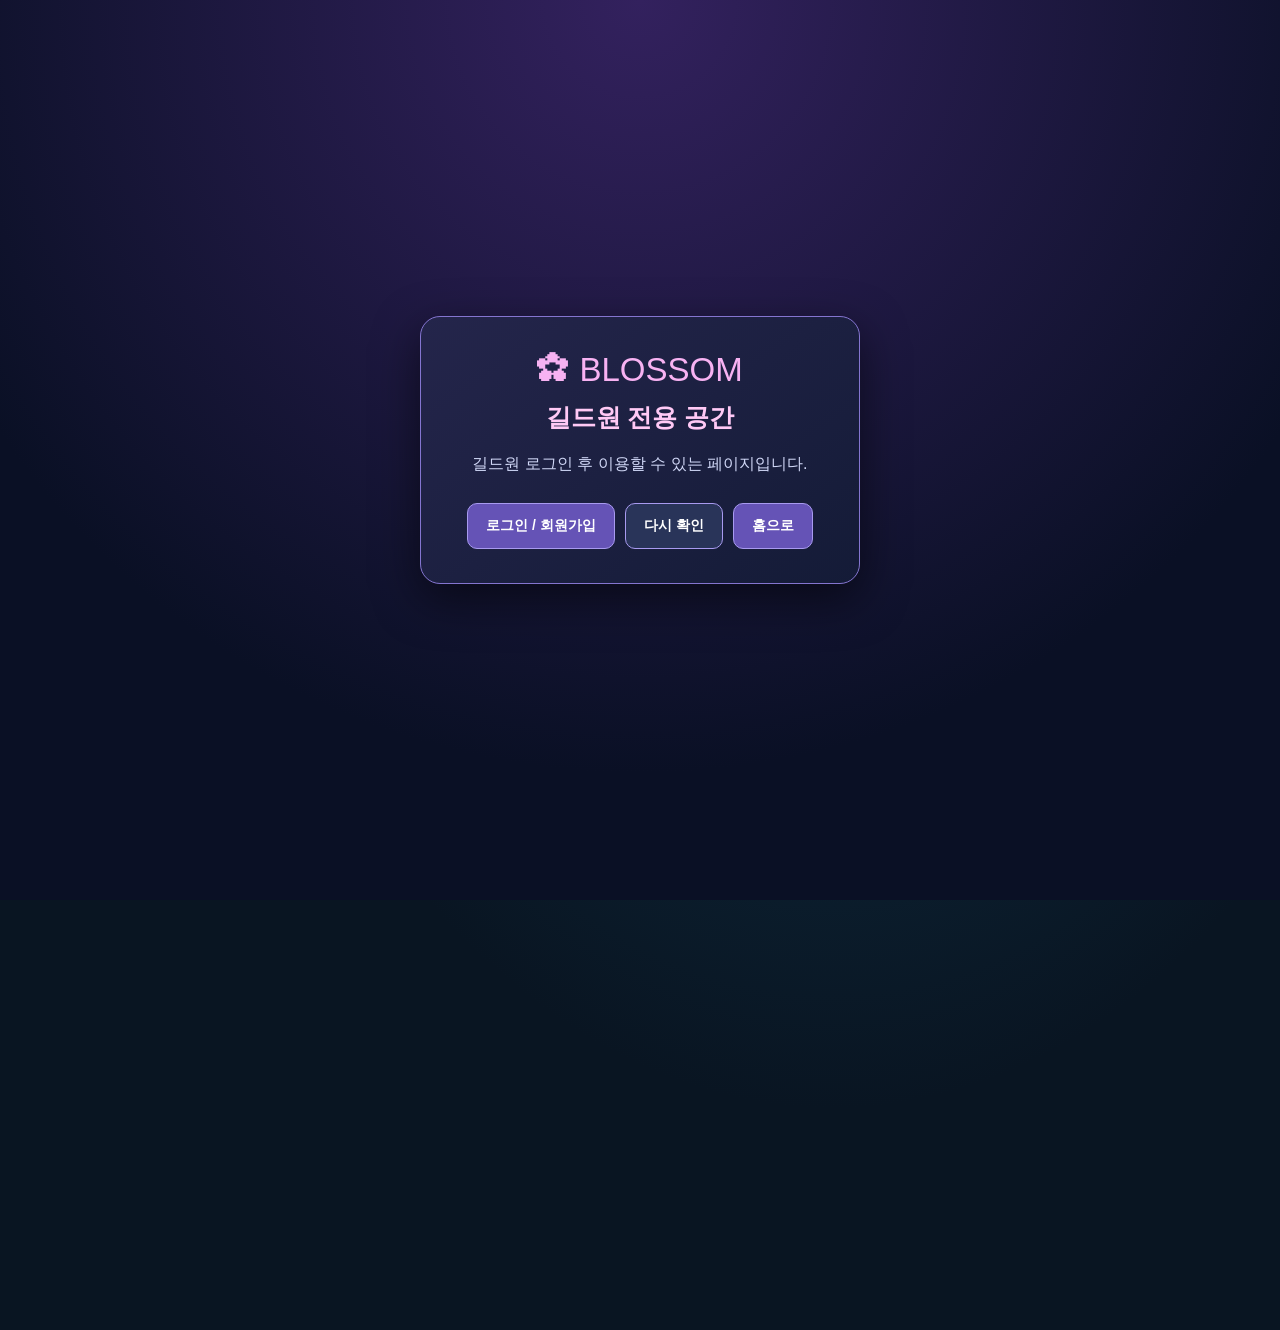
<file: event.html>
<!doctype html>
<html lang="ko" data-blossom-access="checking">
<head>
<meta charset="utf-8">
<meta name="viewport" content="width=device-width,initial-scale=1">
<meta name="theme-color" content="#0a1025">
<title>BLOSSOM | 이벤트 & 공지</title>
<style>
:root{--bg:#090d20;--panel:#161c3b;--pink:#f3a4f4;--blue:#76ddff;--text:#f5f3ff;--muted:#bbc3e8}
*{box-sizing:border-box}body{margin:0;min-height:100vh;color:var(--text);font-family:'Malgun Gothic','Apple SD Gothic Neo',sans-serif;background:radial-gradient(ellipse at 50% 0,#26225b 0,transparent 55%),var(--bg)}a{color:inherit;text-decoration:none}[hidden]{display:none!important}
.wrap{width:min(1450px,calc(100% - 36px));margin:auto}.top{background:#10142ee8;border-bottom:1px solid #7774d66b;backdrop-filter:blur(16px)}.nav{height:78px;display:flex;justify-content:space-between;align-items:center;gap:18px}.brand{font-size:27px;font-weight:900;font-style:italic;color:#ffd4ff;text-shadow:0 0 17px #c75cf5}.brand small{display:block;font-size:10px;letter-spacing:2.5px;color:#bfc5f6;font-style:normal}.back{font-weight:700;font-size:14px;color:#adf1ff}
main{padding:42px 0 90px}.eyebrow{font-size:12px;letter-spacing:3px;color:var(--blue);font-weight:800}.intro h1{font-size:clamp(32px,5vw,52px);margin:13px 0 12px;font-weight:900}.intro p{color:var(--muted);line-height:1.8;max-width:770px;margin:0}.panel{background:linear-gradient(135deg,#24254b,#131b38);border:1px solid #776bc4;border-radius:17px;box-shadow:0 9px 28px #02041470;padding:24px;margin-top:25px}.panel h2{margin:0 0 14px;font-size:21px}.status{min-height:25px;color:#c1e9ff;font-size:13px;margin:20px 1px}.status.error{color:#ffb2c9}.status.success{color:#91ffcc}.actions{display:flex;gap:10px;flex-wrap:wrap;align-items:center}button{font:inherit;font-weight:800;font-size:14px;border-radius:10px;border:1px solid #a38ce7;color:#fff;background:linear-gradient(110deg,#6958bd,#b66ed7);padding:12px 17px;cursor:pointer}button.subtle{background:#1b244a;border:1px solid #6369aa}button.danger{background:#682d57;border:1px solid #bd7ba8}button:disabled{opacity:.5;cursor:wait}.tabs{display:flex;gap:8px;flex-wrap:wrap;margin-top:24px}.tabs button{background:#161d3e;color:#dbe0ff;border-color:#565e9f}.tabs button[aria-pressed=true]{background:linear-gradient(110deg,#6958bd,#b66ed7);border-color:#edb6ff}
#feed{display:grid;gap:16px;margin-top:20px}.entry{padding:22px 24px;background:linear-gradient(135deg,#22244a,#121b35);border:1px solid #6661ae;border-radius:16px}.entry-head{display:flex;justify-content:space-between;align-items:flex-start;gap:14px;flex-wrap:wrap}.entry h2{font-size:20px;margin:0;line-height:1.5;overflow-wrap:anywhere}.meta{font-size:12px;color:#c0c9eb;margin-top:9px;line-height:1.65}.kind{display:inline-block;border:1px solid #b58bc9;background:#48305d;color:#ffc9ed;border-radius:100px;padding:4px 9px;font-size:12px;font-weight:900;margin-right:8px}.kind.event{border-color:#71cbdc;background:#163e5a;color:#a4f2ff}.entry .content{white-space:pre-wrap;overflow-wrap:anywhere;line-height:1.85;font-size:14px;color:#ebeafe;margin:18px 0 8px}.event-date{font-size:13px;font-weight:800;color:#a0edff;margin-top:13px}.entry .actions button{font-size:12px;padding:8px 11px}.empty{text-align:center;border:1px dashed #6661ae;border-radius:16px;padding:40px 16px;color:#c5cdf2}
.form-grid{display:grid;gap:13px}.form-grid label{display:block;font-weight:800;color:#dbe6ff;font-size:13px;margin:0 0 6px}input,select,textarea{width:100%;border:1px solid #6b68a9;background:#0e1632;color:white;border-radius:10px;padding:12px 13px;font:inherit;font-size:14px;outline-offset:2px}input:focus,textarea:focus,select:focus{outline:2px solid #83dfff}textarea{min-height:180px;resize:vertical;line-height:1.7}.field-row{display:grid;grid-template-columns:1fr 1fr;gap:14px}.hint{font-size:12px;color:var(--muted);line-height:1.65}.head-row{display:flex;align-items:center;justify-content:space-between;gap:14px;flex-wrap:wrap}
html:not([data-blossom-access="approved"]) body > :not(#blossom-access-gate){visibility:hidden!important}
#blossom-access-gate{position:fixed;inset:0;z-index:2147483647;display:flex;align-items:center;justify-content:center;padding:20px;background:radial-gradient(circle at 50% 0%,#33215e,#0a1025 70%);color:#f5f3ff;text-align:center;visibility:visible!important}
#blossom-access-gate .gate-card{width:min(440px,100%);background:linear-gradient(145deg,#24254b,#141b37);border:1px solid #8475d0;border-radius:20px;padding:34px 25px;box-shadow:0 15px 45px #0008}
#blossom-access-gate h2{color:#ffc9f5;font-size:25px;margin:12px 0}#blossom-access-gate p{line-height:1.8;color:#d0d7f6}
#blossom-access-gate .gate-actions{display:flex;gap:10px;flex-wrap:wrap;justify-content:center;margin-top:25px}
#blossom-access-gate .gate-actions a,#blossom-access-gate button{display:inline-block;background:#6553b6;border:1px solid #a89af0;border-radius:10px;color:#fff;padding:13px 18px;font-size:14px;font-weight:800;text-decoration:none;cursor:pointer;font-family:inherit}
#blossom-access-gate button{background:#293459}#blossom-access-gate button:disabled{opacity:.55;cursor:wait}
html[data-blossom-access="approved"] #blossom-access-gate{display:none!important}
@media(max-width:640px){.nav{height:70px}.brand{font-size:21px}.back{font-size:12px}.panel,.entry{padding:18px}.field-row{grid-template-columns:1fr}.intro h1{font-size:33px}}
</style>
<link rel="stylesheet" href="calendar.css?v=5">
<script defer src="member-gate.js"></script>
<script defer src="calendar.js?v=5"></script>
<link rel="stylesheet" href="blossom-skins.css"><script src="blossom-session.js"></script>

<link rel="stylesheet" href="blossom-unified-nav.css?v=18.3">
<script defer src="blossom-unified-nav.js?v=18.3"></script>
</head>
<body>
<div id="blossom-access-gate" role="status" aria-live="polite"><div class="gate-card">
 <div style="font-size:33px;color:#f7b2f2">✿ BLOSSOM</div><h2>길드원 전용 공간</h2>
 <p data-gate-message>회원 확인을 준비하고 있어요...</p>
 <div class="gate-actions"><a data-gate-login href="auth.html#login">로그인 / 회원가입</a><button type="button" data-gate-retry>다시 확인</button><a href="index.html">홈으로</a></div>
</div></div>
<header class="top"><nav class="wrap nav"><a class="brand" href="index.html">✿ BLOSSOM<small>DIGITAL WORLD GUILD</small></a><a class="back" href="index.html">← 홈페이지</a><a class="back" href="tips.html">📚 꿀팁</a><a class="back" href="help.html">🤝 도움 인증</a></nav></header>
<main class="wrap">
 <section class="intro"><div class="eyebrow">BLOSSOM COMMUNITY</div><h1>✦ 이벤트 & 공지</h1><p>블로썸 길드의 공지와 이벤트 일정을 한곳에서 확인하세요. 승인된 길드원은 이벤트 기간을 타임라인으로 확인하고, 운영진 이상은 일정을 관리할 수 있습니다. 아래에는 기존 공지 게시판도 그대로 유지됩니다.</p></section>

 <!-- BLOSSOM EVENT TIMELINE V5 / 기존 공지 게시판은 아래에 그대로 유지 -->
 <section id="blossomCalendar" aria-label="길드 이벤트 타임라인">
  <div class="bc-head">
   <div><div class="bc-eyebrow">✦ EVENT TIMELINE / BLOSSOM</div><h2>🗓 이벤트 일정표</h2><p class="bc-description">기간 막대를 눌러 이벤트 정보를 확인하세요. 모든 시각은 한국 시간(KST) 기준입니다.</p></div>
   <div class="bc-time" id="bcClock" aria-label="현재 한국 시간">KST --:--:--</div>
  </div>
  <div class="bc-toolbar">
   <div class="bc-controls">
    <button id="bcPrev" type="button" title="이전 2주" aria-label="이전 2주">‹ 이전</button>
    <button id="bcToday" type="button">오늘</button>
    <button id="bcNext" type="button" title="다음 2주" aria-label="다음 2주">다음 ›</button>
    <input id="bcMonth" class="bc-month" type="month" aria-label="조회 시작 월 선택" min="2020-01" max="2100-12">
   </div>
   <div class="bc-controls">
    <select id="bcCategory" class="bc-filter" aria-label="이벤트 종류 선택">
     <option value="all">모든 이벤트</option><option value="game">🎮 게임 이벤트</option><option value="guild">🌸 길드 일정</option><option value="notice">📢 안내</option><option value="maintenance">🛠 점검</option><option value="other">✨ 기타</option>
    </select>
    <button id="bcReload" type="button">↻ 새로고침</button>
    <button id="bcCreateButton" class="bc-primary" type="button" hidden>＋ 이벤트 등록</button>
   </div>
  </div>
  <div class="bc-shell">
   <div class="bc-shelltop"><strong>✿ BLOSSOM SCHEDULE</strong><span id="bcRangeLabel">기간 불러오는 중...</span><span id="bcCount">0개 일정</span></div>
   <div class="bc-scroll" tabindex="0" role="region" aria-label="좌우로 스크롤할 수 있는 이벤트 달력">
    <div class="bc-canvas">
     <div id="bcDays" class="bc-days" aria-hidden="true"></div>
     <div id="bcRows" class="bc-rows" aria-live="polite"><div class="bc-empty"><strong>이벤트 달력 준비 중</strong>회원 정보 확인 후 불러옵니다.</div></div>
     <div id="bcNowline" class="bc-nowline" aria-label="현재 시간 표시선" hidden></div>
    </div>
   </div>
  </div>
  <div class="bc-note">↔ 달력은 좌우로 스크롤할 수 있어요. 색상 막대는 이벤트 시작부터 종료까지 표시됩니다. 세로 금색 선은 현재 시각입니다.</div>
  <p id="bcStatus" class="bc-status" role="status" aria-live="polite">이벤트 달력 연결을 기다리고 있어요...</p>

  <section id="bcEditorSection" class="bc-editor" aria-label="관리자 이벤트 등록 및 수정" hidden>
   <div id="calendarManage" class="bc-eyebrow">BLOSSOM STAFF ONLY · 이벤트 관리</div>
   <h3 id="bcFormTitle">✦ 새 이벤트 등록</h3>
   <p>운영진·부마스터·길드마스터·최고관리자만 저장할 수 있습니다. 길드원은 보는 것만 가능합니다.</p>
   <form id="bcForm">
    <div class="bc-formgrid">
     <div class="bc-field bc-full"><label for="bcTitleInput">이벤트 제목 *</label><input id="bcTitleInput" required minlength="2" maxlength="120" placeholder="예: 주간 길드 보스 레이드"></div>
     <div class="bc-field"><label for="bcStartInput">시작 날짜 / 시각 (KST) *</label><input type="datetime-local" id="bcStartInput" required></div>
     <div class="bc-field"><label for="bcEndInput">종료 날짜 / 시각 (KST) *</label><input type="datetime-local" id="bcEndInput" required></div>
     <div class="bc-field"><label for="bcCategoryInput">카테고리</label><select id="bcCategoryInput"><option value="game">🎮 게임 이벤트</option><option value="guild">🌸 길드 일정</option><option value="notice">📢 공지·안내</option><option value="maintenance">🛠 서버 점검</option><option value="other">✨ 기타</option></select></div>
     <div class="bc-field"><label for="bcColorInput">달력 바 색상</label><input type="color" id="bcColorInput" value="#8b7bff"></div>
     <div class="bc-field bc-full"><label for="bcDescriptionInput">상세 내용 (선택)</label><textarea id="bcDescriptionInput" maxlength="4000" placeholder="길드원에게 안내할 내용"></textarea></div>
     <div class="bc-field bc-full"><label for="bcBannerInput">이벤트 배경 이미지 URL (선택 / https)</label><input id="bcBannerInput" type="url" maxlength="2000" placeholder="https://..."></div>
     <div class="bc-field"><label for="bcOrderInput">표시 순서 (숫자가 작을수록 위)</label><input id="bcOrderInput" type="number" min="-10000" max="10000" step="1" value="0"></div>
     <div class="bc-field"><label for="bcVisibleInput">공개 여부</label><label class="bc-check"><input type="checkbox" id="bcVisibleInput" checked> 모든 승인 길드원에게 공개</label></div>
    </div>
    <div class="bc-formactions"><button class="bc-primary" type="submit" id="bcSave">등록하기</button><button type="button" id="bcCancel" hidden>수정 취소</button><span class="bc-description">날짜를 넣으면 길드원 달력에 자동 표시됩니다.</span></div>
   </form>
  </section>

  <dialog id="bcDetail" class="bc-detail" aria-labelledby="bcDetailTitle">
   <div class="bc-detail-head"><div id="bcDetailKind" class="bc-detail-kind">이벤트</div><h3 id="bcDetailTitle"></h3></div>
   <div class="bc-detail-body">
    <div id="bcDetailDates"></div><div id="bcDetailCountdown"></div>
    <p id="bcDetailDescription"></p><div id="bcDetailVisibility" class="bc-description"></div>
    <div class="bc-detail-actions"><button id="bcDetailEdit" type="button" hidden>✎ 수정</button><button id="bcDetailVisibilityButton" type="button" hidden>숨기기</button><button id="bcDetailDelete" class="bc-danger" type="button" hidden>삭제</button><button id="bcDetailClose" type="button">닫기</button></div>
   </div>
  </dialog>
 </section>
 <!-- 기존 v4 게시판 영역 시작 -->
 <div style="border-top:1px solid #56578e;padding-top:30px;margin-top:40px"><div class="eyebrow">GUILD COMMUNITY BOARD</div><h2 style="font-size:26px;margin:10px 0 4px">📢 공지사항 · 패치노트</h2><p style="color:#c7cae8;font-size:13px">공지사항·이벤트·패치노트를 등록하고 📌 상단 고정으로 중요한 글을 먼저 보여줄 수 있습니다.</p></div>
 <p id="boardStatus" class="status" aria-live="polite">길드 게시판을 불러오는 중...</p>
 <section id="editor" class="panel" hidden>
  <div class="head-row"><h2 id="editorTitle">✎ 새 게시물 작성</h2><button id="cancelEdit" type="button" class="subtle" hidden>수정 취소</button></div>
  <form id="postForm" class="form-grid">
   <div class="field-row"><div><label for="postKind">게시물 종류</label><select id="postKind"><option value="notice">📢 공지사항</option><option value="event">🗓 이벤트</option><option value="patchnote">🛠 패치노트</option></select></div><div id="dateField" hidden><label for="eventAt">이벤트 날짜 / 시간 (선택)</label><input id="eventAt" type="datetime-local"></div></div>
   <div><label for="postTitle">제목</label><input id="postTitle" type="text" required minlength="2" maxlength="100" placeholder="길드원에게 알릴 제목"></div>
   <div style="padding:11px 15px;background:#20264c;border-radius:10px;margin-top:8px"><label style="display:flex;gap:10px;align-items:center"><input id="pinPost" type="checkbox" style="width:17px;height:17px;accent-color:#ae81ff"> 📌 상단 고정 (운영진 이상)</label></div><div><label for="postContent">내용</label><textarea id="postContent" required maxlength="4000" placeholder="공지 또는 이벤트 내용을 입력해 주세요."></textarea></div>
   <div class="actions"><button id="submitPost" type="submit">게시물 등록</button><span class="hint">운영진 이상만 작성 · 게시물은 회원에게만 공개</span></div>
  </form>
 </section>
 <section aria-label="게시물 목록">
  <div class="tabs" aria-label="게시물 필터"><button class="filter" type="button" data-filter="all" aria-pressed="true">전체</button><button class="filter" type="button" data-filter="notice" aria-pressed="false">📢 공지</button><button class="filter" type="button" data-filter="event" aria-pressed="false">🗓 이벤트</button><button class="filter" type="button" data-filter="patchnote" aria-pressed="false">🛠 패치노트</button><button id="refreshBoard" class="subtle" type="button">↻ 새로고침</button></div>
  <div id="feed" aria-live="polite"><p class="empty">게시물을 불러오는 중...</p></div>
 </section>
</main>
<script>
(() => {
  'use strict';
  const URL = 'https://hweouohzkwqhiwwsjlxu.supabase.co/functions/v1/blossom-events';
  const SESSION_KEY = 'blossom_test_auth_v1';
  const $ = id => document.getElementById(id);
  let posts = [], viewerId = '', canPost = false, manageAny = false, filter = 'all', editing = null, busy = false;
  function message(text, isError = false) {
    $('boardStatus').textContent = text;
    $('boardStatus').className = 'status ' + (isError ? 'error' : 'success');
  }
  function accessToken() {
    try {
      const session = JSON.parse(sessionStorage.getItem(SESSION_KEY) || 'null');
      if (session && session.access_token && Number(session.expires_at) > Date.now() / 1000 + 10) return session.access_token;
    } catch (_) {}
    return '';
  }
  async function api(body) {
    const token = accessToken();
    if (!token) throw Error('로그인이 만료되었습니다. 다시 로그인해 주세요.');
    const options = { method: body ? 'POST' : 'GET', headers: { Authorization: 'Bearer ' + token }, cache: 'no-store' };
    if (body) { options.headers['Content-Type'] = 'application/json'; options.body = JSON.stringify(body); }
    const res = await fetch(URL, options);
    let data;
    try { data = await res.json(); } catch (_) { throw Error('서버 응답을 읽지 못했습니다.'); }
    if (!res.ok || !data.success) throw Error(data.message || '요청에 실패했습니다.');
    return data;
  }
  function node(tag, className, text) {
    const el = document.createElement(tag);
    if (className) el.className = className;
    if (text !== undefined) el.textContent = text;
    return el;
  }
  function dateLabel(iso) {
    if (!iso) return '';
    const date = new Date(iso);
    return Number.isFinite(date.getTime()) ? date.toLocaleString('ko-KR', { timeZone: 'Asia/Seoul', dateStyle: 'medium', timeStyle: 'short' }) : '';
  }
  function render() {
    const root = $('feed'); root.replaceChildren();
    const visible = posts.filter(p => filter === 'all' || p.kind === filter);
    if (!visible.length) { root.append(node('p', 'empty', '아직 등록된 ' + (filter === 'all' ? '게시물이' : filter === 'notice' ? '공지사항이' : filter === 'patchnote' ? '패치노트가' : '이벤트가') + ' 없습니다.')); return; }
    for (const p of visible) {
      const card = node('article', 'entry');
      const head = node('div', 'entry-head');
      const info = node('div');
      const title = node('h2');
      const kind = node('span', 'kind' + (p.kind === 'event' ? ' event' : ''), p.kind === 'event' ? '이벤트' : p.kind === 'patchnote' ? '🛠 패치노트' : '공지');
      if(p.is_pinned) title.prepend(node('span','kind','📌 고정'));title.append(kind, document.createTextNode(p.title));
      const meta = node('div', 'meta', '작성자: ' + p.author_name + ' · ' + dateLabel(p.created_at));
      info.append(title, meta); head.append(info);
      const isOwner = p.author_id === viewerId;
      if (canPost && (manageAny || isOwner)) {
        const actions = node('div', 'actions');
        const edit = node('button', 'subtle', '수정'); edit.type = 'button';
        edit.addEventListener('click', () => beginEdit(p));
        const remove = node('button', 'danger', '삭제'); remove.type = 'button';
        remove.addEventListener('click', () => deletePost(p));
        actions.append(edit, remove); head.append(actions);
      }
      card.append(head);
      if (p.kind === 'event' && p.event_at) card.append(node('div', 'event-date', '🗓 행사 일정: ' + dateLabel(p.event_at)));
      card.append(node('div', 'content', p.content));
      root.append(card);
    }
  }
  function updateKind() { $('dateField').hidden = $('postKind').value !== 'event'; }
  function resetEditor() {
    editing = null;
    $('postForm').reset();
    $('editorTitle').textContent = '✎ 새 게시물 작성';
    $('submitPost').textContent = '게시물 등록';
    $('cancelEdit').hidden = true;$('pinPost').checked=false;
    updateKind();
  }
  function beginEdit(post) {
    if (!canPost) return;
    editing = post.id;
    $('postKind').value = post.kind;$('pinPost').checked=!!post.is_pinned;
    $('postTitle').value = post.title;
    $('postContent').value = post.content;
    if (post.event_at) {
      const d = new Date(post.event_at);
      // datetime-local input must be local clock time, not UTC.
      const local = new Date(d.getTime() - d.getTimezoneOffset() * 60000);
      $('eventAt').value = local.toISOString().slice(0, 16);
    } else $('eventAt').value = '';
    $('editorTitle').textContent = '✎ 게시물 수정';
    $('submitPost').textContent = '수정 저장';
    $('cancelEdit').hidden = false;
    updateKind();
    $('editor').scrollIntoView({ behavior: 'smooth', block: 'start' });
  }
  async function loadBoard() {
    if (busy) return;
    busy = true; $('refreshBoard').disabled = true;
    message('게시물을 불러오는 중...');
    try {
      const data = await api();
      posts = (data.posts || []).sort((a,b)=> Number(!!b.is_pinned)-Number(!!a.is_pinned)||Date.parse(b.pinned_at||b.created_at)-Date.parse(a.pinned_at||a.created_at)); viewerId = data.viewer_id;
      canPost = data.can_post === true; manageAny = data.can_manage_any === true;
      $('editor').hidden = !canPost;
      render(); message('총 ' + posts.length + '개의 게시물을 확인했습니다.');
    } catch (err) { message(err.message || '게시물을 불러오지 못했습니다.', true); }
    finally { busy = false; $('refreshBoard').disabled = false; }
  }
  async function deletePost(post) {
    if (busy || !confirm('「' + post.title + '」 게시물을 삭제할까요?')) return;
    busy = true; message('게시물 삭제 중...');
    try { const result = await api({ action: 'delete', post_id: post.id }); resetEditor(); busy = false; await loadBoard(); message(result.message); }
    catch (err) { message(err.message || '삭제에 실패했습니다.', true); }
    finally { busy = false; }
  }
  $('postForm').addEventListener('submit', async event => {
    event.preventDefault(); if (busy || !canPost) return;
    const kind = $('postKind').value;
    const title = $('postTitle').value.trim();
    const content = $('postContent').value.trim();
    const rawDate = $('eventAt').value;
    const payload = { action: editing ? 'update' : 'create', kind, title, content,
      event_at: kind === 'event' && rawDate ? new Date(rawDate).toISOString() : null,is_pinned: $('pinPost').checked };
    if (editing) payload.post_id = editing;
    busy = true; $('submitPost').disabled = true; message('게시물 저장 중...');
    try { const result = await api(payload); resetEditor(); busy = false; await loadBoard(); message(result.message); }
    catch (err) { message(err.message || '저장에 실패했습니다.', true); }
    finally { busy = false; $('submitPost').disabled = false; }
  });
  $('postKind').addEventListener('change', updateKind);
  $('cancelEdit').addEventListener('click', resetEditor);
  $('refreshBoard').addEventListener('click', loadBoard);
  document.querySelectorAll('.filter').forEach(button => button.addEventListener('click', () => {
    filter = button.dataset.filter;
    document.querySelectorAll('.filter').forEach(b => b.setAttribute('aria-pressed', String(b === button)));
    render();
  }));
  window.addEventListener('blossom:authorized', loadBoard);
  if (document.documentElement.dataset.blossomAccess === 'approved') loadBoard();
})();
</script>
<script defer src="blossom-skin.js"></script></body>
</html>
</file>
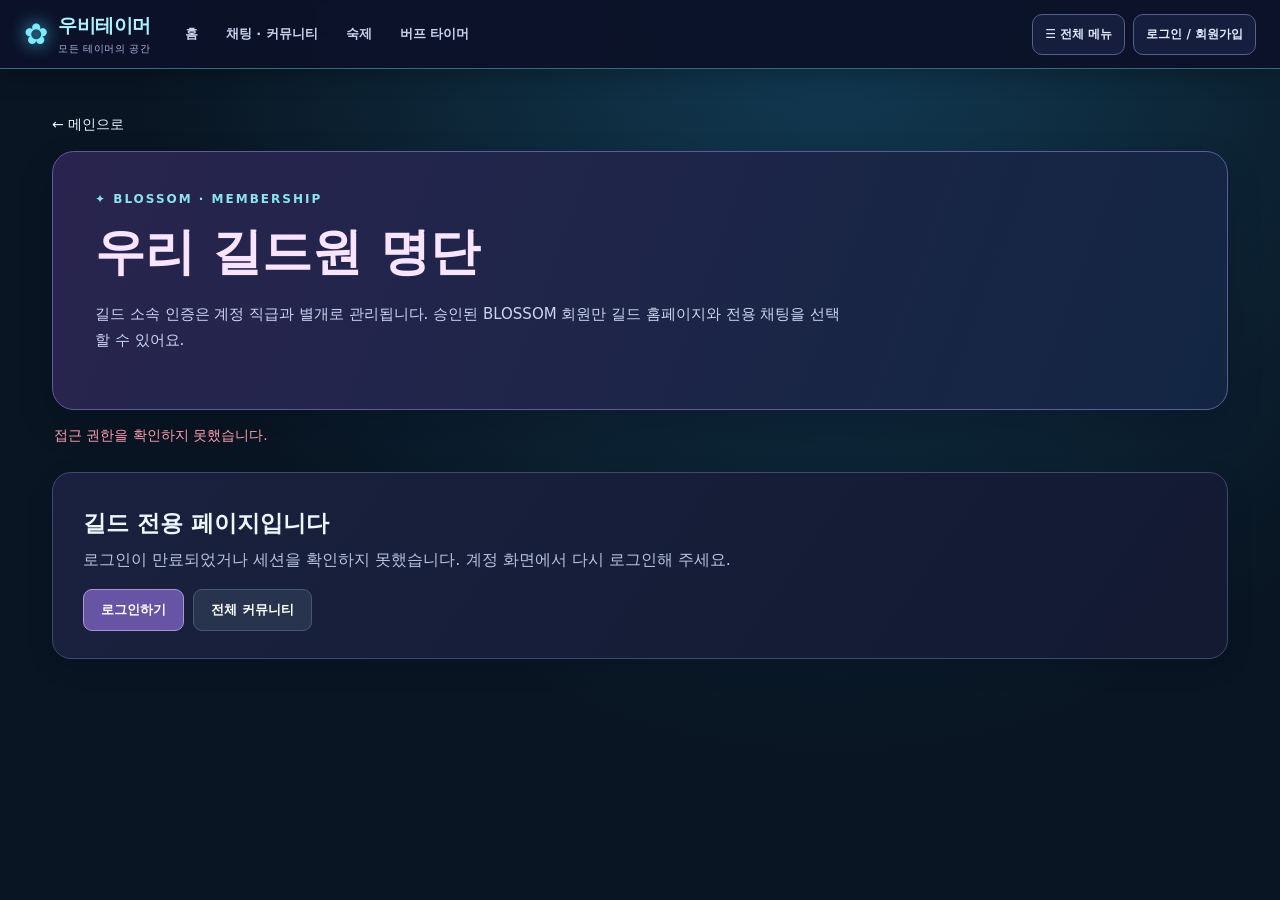
<file: guild-members.html>
<!doctype html>
<html lang="ko">
<head>
<meta charset="utf-8">
<meta name="viewport" content="width=device-width,initial-scale=1">
<meta name="theme-color" content="#0d1024">
<title>BLOSSOM 길드원 명단 · 회원 소속 관리</title>
<link rel="stylesheet" href="blossom-unified-nav.css?v=18.3">
<link rel="stylesheet" href="blossom-guild-members.css?v=18.3">
<script src="blossom-session.js" defer></script>
<script src="blossom-unified-nav.js?v=18.3" defer></script>
<script src="blossom-guild-members.js?v=18.3" defer></script>
</head>
<body class="gm-body">
<main class="gm-shell" id="gmShell">
  <a class="gm-back" href="index.html">← 메인으로</a>
  <section class="gm-hero">
    <div class="gm-kicker">✦ BLOSSOM · MEMBERSHIP</div>
    <h1>우리 길드원 명단</h1>
    <p>길드 소속 인증은 계정 직급과 별개로 관리됩니다. 승인된 BLOSSOM 회원만 길드 홈페이지와 전용 채팅을 선택할 수 있어요.</p>
  </section>
  <div class="gm-state" id="gmStatus" role="status" aria-live="polite">접근 권한을 확인하는 중입니다.</div>
  <section class="gm-panel" id="gmDenied" hidden>
    <h2>길드 전용 페이지입니다</h2>
    <p id="gmDeniedText">실제 BLOSSOM 길드원으로 인증된 회원만 명단을 볼 수 있습니다.</p>
    <div class="gm-actions">
      <a class="gm-button" href="auth.html#login">로그인하기</a>
      <a class="gm-button gm-muted" href="public-hub.html">전체 커뮤니티</a>
    </div>
  </section>
  <section class="gm-panel" id="gmRosterPanel" hidden>
    <div class="gm-panel-heading">
      <div><span class="gm-caption">GUILD ROSTER</span><h2>🌸 BLOSSOM 길드원</h2><p>승인되고 길드 소속이 확인된 회원만 표시됩니다.</p></div>
      <button class="gm-button gm-muted" type="button" id="gmRefresh">목록 새로고침</button>
    </div>
    <div class="gm-toolbar"><span id="gmRosterCount" class="gm-count">길드원 확인 중</span><input id="gmRosterSearch" type="search" placeholder="디마 닉네임으로 검색" aria-label="길드원 닉네임 검색" maxlength="60"></div>
    <div class="gm-grid" id="gmRosterItems"></div>
    <p class="gm-small" id="gmRosterNote"></p>
  </section>
  <section class="gm-panel gm-owner" id="gmOwnerPanel" hidden>
    <div class="gm-panel-heading"><div><span class="gm-caption">GUILD MANAGEMENT</span><h2>👥 회원 소속 관리 <small id="gmManagerKind" class="gm-caption"></small></h2><p>일반 회원을 BLOSSOM에 등록하거나 명단에서 제외할 수 있습니다. 우비테이머 계정 추방 권한은 없습니다.</p></div></div>
    <div class="gm-summary" id="gmSummary"></div>
    <div class="gm-toolbar gm-filter">
      <div class="gm-toggle" role="group" aria-label="회원 분류">
        <button type="button" data-scope="general" class="active" aria-pressed="true">일반 회원</button>
        <button type="button" data-scope="guild" aria-pressed="false">BLOSSOM 길드원</button>
      </div>
      <input type="search" id="gmAdminSearch" placeholder="아이디 또는 디마 닉네임 검색" maxlength="60" aria-label="회원 검색">
    </div>
    <div class="gm-table-wrap"><table class="gm-table"><thead><tr><th>회원</th><th>사이트 직급</th><th>길드 소속</th><th>관리</th></tr></thead><tbody id="gmOwnerRows"></tbody></table></div>
    <p class="gm-small" id="gmOwnerNote"></p>
    <div class="gm-lookup">
      <h3>목록에 없는 회원 찾기</h3>
      <p>전체 조회 한도 밖의 회원은 정확한 아이디로 검색할 수 있습니다.</p>
      <form id="gmLookupForm"><label class="gm-sr" for="gmLookupName">계정 아이디</label><input required id="gmLookupName" autocomplete="off" placeholder="계정 아이디 입력" pattern="[a-zA-Z0-9_]{3,40}" maxlength="40"><button class="gm-button" type="submit">회원 찾기</button></form>
      <div id="gmLookupResult"></div>
    </div>
    <p class="gm-warning">길드마스터는 승인된 일반 회원을 길드원으로 등록하거나 명단에서 제외할 수 있습니다. 이 동작은 우비테이머 계정 정지·추방과 무관합니다. 사이트 최고관리자는 OTP 인증이 필요합니다. 길드 권한 변경 시 열린 탭을 새로고침해 주세요.</p>
  </section>
</main>
<script>
  // If the external script fails to load or a session provider hangs, never spin forever.
  setTimeout(function(){
    var shell=document.getElementById('gmShell'), msg=document.getElementById('gmStatus');
    if(shell && shell.dataset.ready!=='yes' && msg && msg.textContent.indexOf('접근 권한을 확인하는 중')>=0){
      msg.textContent='접근 확인에 실패했습니다. 최신 패치 파일과 로그인 상태를 확인하고 새로고침해 주세요.';
      msg.classList.add('error');
      var denied=document.getElementById('gmDenied');if(denied)denied.hidden=false;
      var detail=document.getElementById('gmDeniedText');if(detail)detail.textContent='사이트 파일 또는 서버 연결 문제입니다. 관리자에게 최신 패치 배포 상태를 확인해 주세요.';
    }
  },23000);
</script>
</body>
</html>
</file>
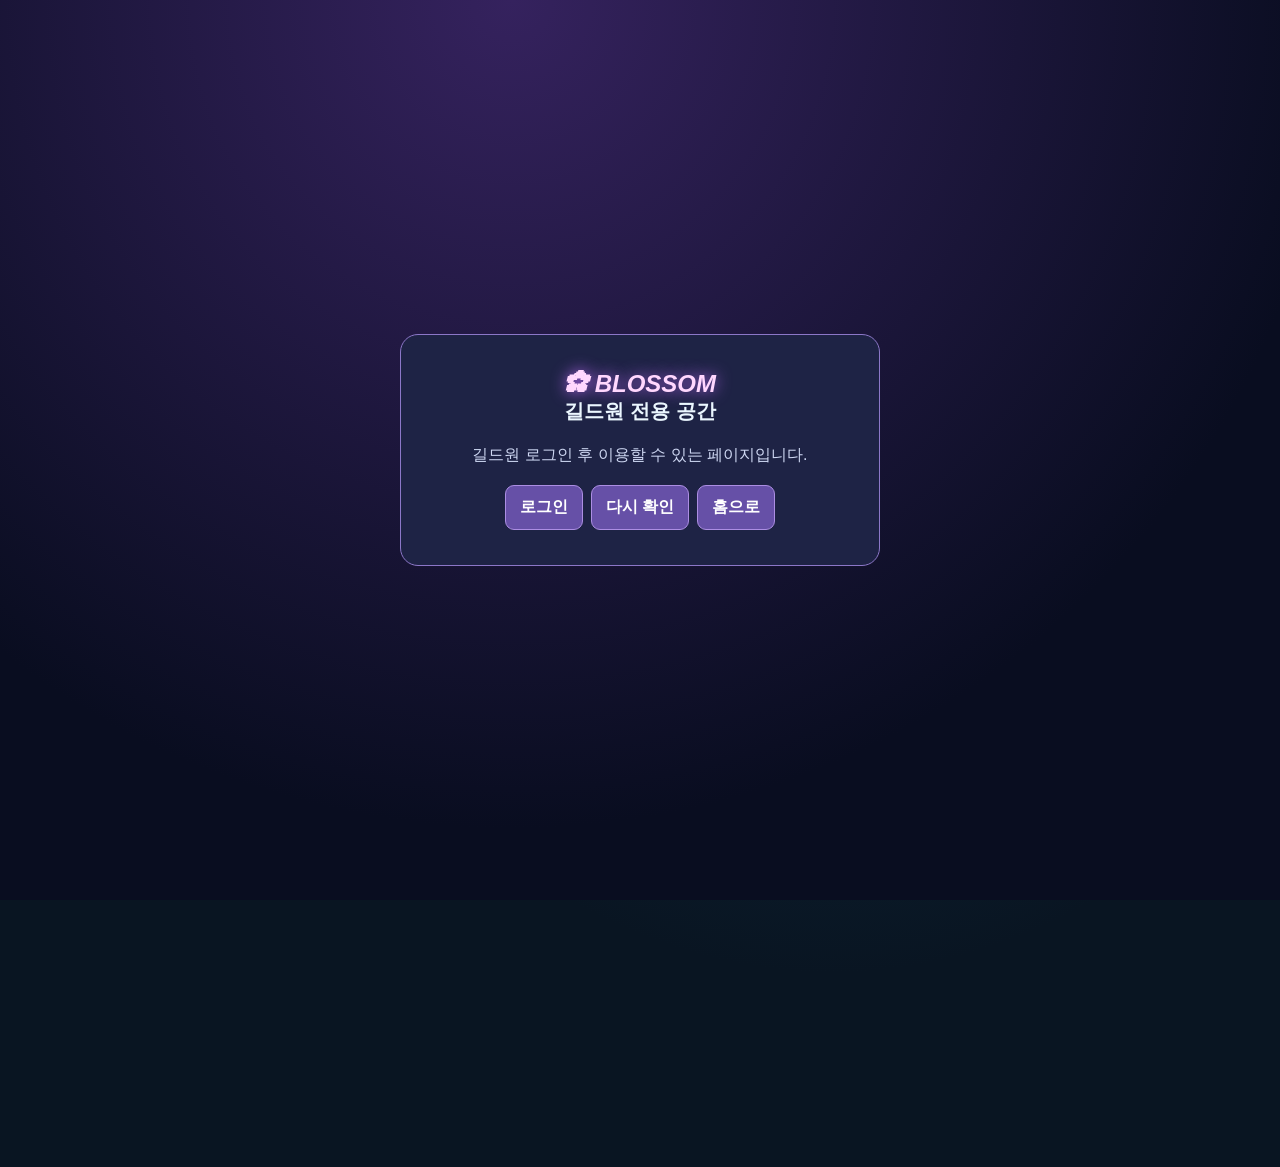
<file: help.html>
<!doctype html><html lang="ko"><head><meta charset="utf-8"><meta name="viewport" content="width=device-width,initial-scale=1"><meta name="theme-color" content="#080d22"><title>BLOSSOM | 뉴비 도움 인증소</title><link rel="stylesheet" href="blossom-community.css"><link rel="stylesheet" href="blossom-skins.css"><script src="blossom-session.js"></script><script defer src="member-gate.js"></script><script defer src="help-app.js"></script><script defer src="blossom-skin.js"></script>

<link rel="stylesheet" href="blossom-unified-nav.css?v=18.3">
<script defer src="blossom-unified-nav.js?v=18.3"></script>
</head><body>
<div id="blossom-access-gate"><div class="gate-card"><div class="brand">✿ BLOSSOM</div><h2>길드원 전용 공간</h2><p data-gate-message>회원 확인 중...</p><div class="gate-actions"><a data-gate-login href="auth.html?next=help.html#login">로그인</a><button data-gate-retry type="button">다시 확인</button><a href="index.html">홈으로</a></div></div></div>
<header class="bar-top"><div class="container"><a href="index.html" class="brand">✿ BLOSSOM<small>DIGITAL WORLD GUILD</small></a><nav class="toplinks"><a href="index.html">⌂ 홈</a><a href="event.html">📢 소식</a><a href="tips.html">📚 꿀팁</a><a href="help.html" aria-current="page">🤝 도움 인증</a><a href="shop.html">🛍 상점</a></nav></div></header>
<main class="container"><section class="hero"><div class="eyebrow">BLOSSOM · KINDNESS ARCHIVE</div><h1>🤝 길드 도움 인증소</h1><p class="lead">도움을 받은 뉴비가 고마웠던 고수분을 직접 추천하는 공간이에요. 운영진이 인증을 검토하고, 최고관리자가 최종 승인하면 <strong style="color:#9af3d5">50 BP</strong>를 받을 수 있어요. 누적 3·10·30회에 달성하는 히든 칭호는 상점에서 살 수 없답니다!</p><div class="hero-actions"><button id="openHelpForm" class="button" type="button">＋ 도와주신 분 감사 인증</button><a href="shop.html" class="outline">🎁 내 보관함 확인</a></div></section>
<section class="grid-stat"><div class="stat">완료된 도움 인증<strong id="approvedHelpCount">—</strong></div><div class="stat">내 인증 대기<strong id="pendingHelpCount">—</strong></div><div class="stat">다음 보상<strong>3 / 10 / 30회</strong></div></section>
<section class="board"><div class="board-head"><div><h2>💜 길드원들이 나눈 도움</h2><div class="muted">자발적인 도움을 기념합니다 · 인증된 활동만 BP 보상</div></div><button class="outline" id="reloadHelp" type="button">↻ 새로고침</button></div><div id="helpFilters" class="seg"><button class="chip active" data-scope="approved">승인된 인증</button><button class="chip" data-scope="mine">내 인증</button><button class="chip" data-scope="pending" id="staffFilter" hidden>⚙ 운영진 심사</button></div><p id="helpStatus" class="message" role="status"></p><div class="cards" id="helpList"><div class="empty">도움 인증을 불러오는 중...</div></div></section>
<section class="board"><h2>🏆 도움 인증 누적 히든 칭호</h2><div class="grid-stat"><div class="stat">첫 번째 히든 칭호<strong style="font-size:16px">3회 · 따뜻한 손길</strong></div><div class="stat">두 번째 히든 칭호<strong style="font-size:16px">10회 · 뉴비들의 수호자</strong></div><div class="stat">세 번째 히든 칭호<strong style="font-size:16px">30회 · BLOSSOM의 빛</strong></div></div><p class="muted">증빙 이미지를 확인한 뒤 승인이 이뤄집니다. 동일한 사진이나 같은 고수분에 대한 같은 날 중복 인증은 제한됩니다. 본인 스스로를 추천할 수 없어요. 하루 보상은 최대 2회예요. 본 페이지는 게임 아이템이나 현금 보상을 제공하지 않습니다.</p></section></main>
<dialog id="helpFormDialog" class="pop" aria-label="도움 활동 인증"><h2>🤝 도와주신 고수분께 감사 인증</h2><form class="formgrid" id="helpForm"><label class="field">도움 주신 고수분 찾기<input id="helperSearch" type="search" placeholder="고수분 닉네임 또는 아이디 검색"></label><label class="field">도움 주신 길드원<select id="helperSelect" required><option value="">— 고마운 길드원을 선택하세요 —</option></select></label><label class="field">도움을 준 날짜<input id="helpDay" type="date" required></label><label class="field full">어떤 도움을 받으셨나요?<textarea id="helpSummary" required minlength="5" maxlength="1500" placeholder="예: OO님이 던전 패턴을 알려주시고 함께 클리어해 주셨어요!"></textarea></label><label class="field full">감사 인증 스크린샷 (1~6장 · 여러 장 선택)<input id="helpImage" type="file" multiple accept="image/png,image/jpeg,image/webp"><small class="muted">도움받은 장면을 여러 장 첨부할 수 있어요. 사진 속 사적인 대화·개인정보는 가려주세요.</small></label><div class="field full"><div id="helpPhotoGrid" class="photo-picker" aria-live="polite"></div><small id="helpPhotoCount" class="muted">0 / 6장</small></div><div class="field full actions"><button class="outline" type="button" id="cancelHelp">닫기</button><button class="button" type="submit" id="sendHelp">인증 신청</button></div></form><p class="message" id="helpFormStatus"></p></dialog>
<footer class="foot">✿ BLOSSOM · 함께 성장하는 디지털 월드</footer></body></html>
</file>
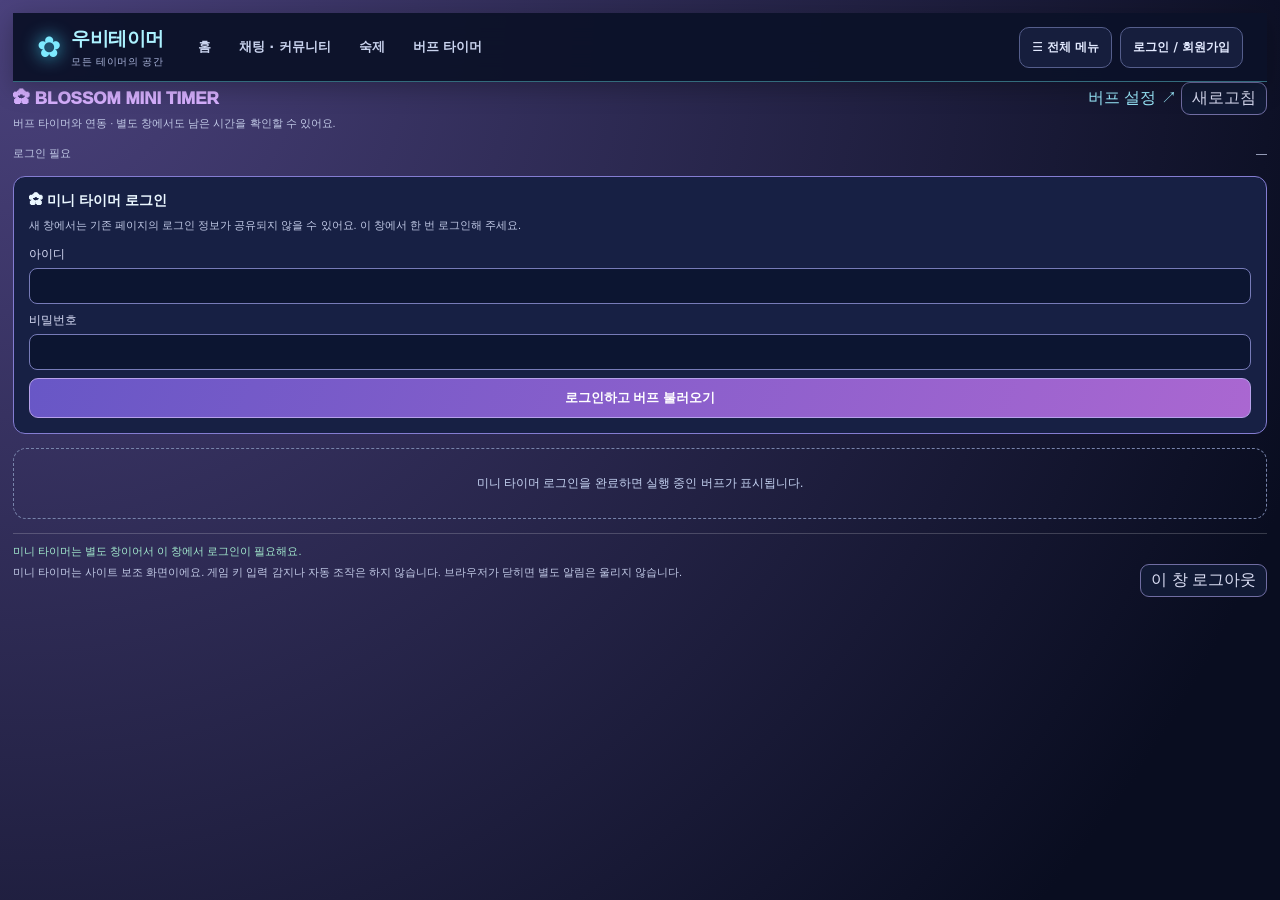
<file: mini.html>
<!doctype html><html lang="ko"><head><meta charset="utf-8"><meta name="viewport" content="width=device-width,initial-scale=1"><title>BLOSSOM | 버프 미니 타이머</title><link rel="stylesheet" href="blossom-skins.css"><style>
*{box-sizing:border-box}body{margin:0;padding:13px;min-height:100vh;background:radial-gradient(circle at 0% 0%,var(--mini-top,#4b427d),var(--mini-bottom,#090d20) 88%)!important;font-family:'Malgun Gothic','Apple SD Gothic Neo',sans-serif;color:#f8f7ff}a{color:var(--mini-accent,#9cecff);text-decoration:none}.head{display:flex;justify-content:space-between;align-items:center;gap:7px;flex-wrap:wrap}.brand{font-size:17px;font-weight:1000;color:var(--mini-accent,#d7b0ff)}.caption{color:#c1c9e6;font-size:11px;line-height:1.6}.chip{border:1px solid #706da2;padding:5px 10px;border-radius:9px;font-size:11px;color:#dbdef4;cursor:pointer;background:#111a35}.grid{display:grid;gap:8px;margin:14px 0}.buff{border-radius:12px;border:1px solid var(--mini-accent,#6e79ab);background:#0a122bb5;padding:12px;display:flex;align-items:center;gap:9px}.buff img{width:33px;height:33px;image-rendering:pixelated}.name{min-width:0;flex:1;word-break:break-all;font-weight:800;font-size:13px}.clock{font-weight:1000;color:var(--mini-accent,#86edff);font-variant-numeric:tabular-nums;font-size:19px;white-space:nowrap}.empty{padding:26px 12px;color:#c6d4f3;text-align:center;border:1px dashed #7783aa;border-radius:13px;font-size:12px}.row{display:flex;align-items:center;justify-content:space-between;gap:8px}.msg{color:#a3eace;font-size:11px;min-height:20px}.bottom{border-top:1px solid #ffffff30;padding-top:10px}.off{opacity:.65}.buff.off .clock{color:#c3c4df}html[data-blossom-timer="timer-rainbow"] .buff{border-image:linear-gradient(90deg,#ee8fae,#8cc7ff,#a0ffc1) 1}
.login-panel{margin:14px 0;padding:15px;border:1px solid #847dd2;border-radius:12px;background:#172044}.login-panel[hidden]{display:none!important}.login-panel h2{font-size:14px;margin:0 0 7px}.login-panel p{margin:0 0 11px}.login-panel label{display:block;font-size:12px;color:#d9ddf7;margin:8px 0}.login-panel input{display:block;width:100%;margin-top:5px;background:#0c1531;border:1px solid #777bb8;color:white;border-radius:8px;padding:10px;font:inherit}.login-panel button{width:100%;background:linear-gradient(110deg,#6857c6,#aa67d1);color:#fff;border:1px solid #b7a1eb;border-radius:9px;padding:10px;font-weight:bold;cursor:pointer}.msg.error{color:#ffb6bd}.bottom button{float:right}.chip{font:inherit}
</style><script src="blossom-session.js"></script>

<link rel="stylesheet" href="blossom-unified-nav.css?v=18.3">
<script defer src="blossom-unified-nav.js?v=18.3"></script>
</head><body><div class="head"><span class="brand">✿ BLOSSOM MINI TIMER</span><span><a href="timer.html">버프 설정 ↗</a> <button class="chip" type="button" id="refresh">새로고침</button></span></div><div class="caption">버프 타이머와 연동 · 별도 창에서도 남은 시간을 확인할 수 있어요.</div><div class="row" style="margin-top:12px"><span class="caption" id="userName">회원 확인 중...</span><span class="caption" id="count">—</span></div><form class="login-panel" id="miniLogin" hidden><h2>✿ 미니 타이머 로그인</h2><p class="caption">새 창에서는 기존 페이지의 로그인 정보가 공유되지 않을 수 있어요. 이 창에서 한 번 로그인해 주세요.</p><label>아이디<input id="miniUsername" autocomplete="username" maxlength="20" required></label><label>비밀번호<input id="miniPassword" type="password" autocomplete="current-password" required></label><button type="submit" id="miniLoginSubmit">로그인하고 버프 불러오기</button></form><div class="grid" id="list"><div class="empty">버프 불러오는 중...</div></div><div class="bottom"><div class="msg" id="message" role="status"></div><button type="button" class="chip" id="miniLogout">이 창 로그아웃</button><div class="caption">미니 타이머는 사이트 보조 화면이에요. 게임 키 입력 감지나 자동 조작은 하지 않습니다. 브라우저가 닫히면 별도 알림은 울리지 않습니다.</div></div><script defer src="blossom-skin.js"></script><script defer src="mini-app.js"></script></body></html>
</file>
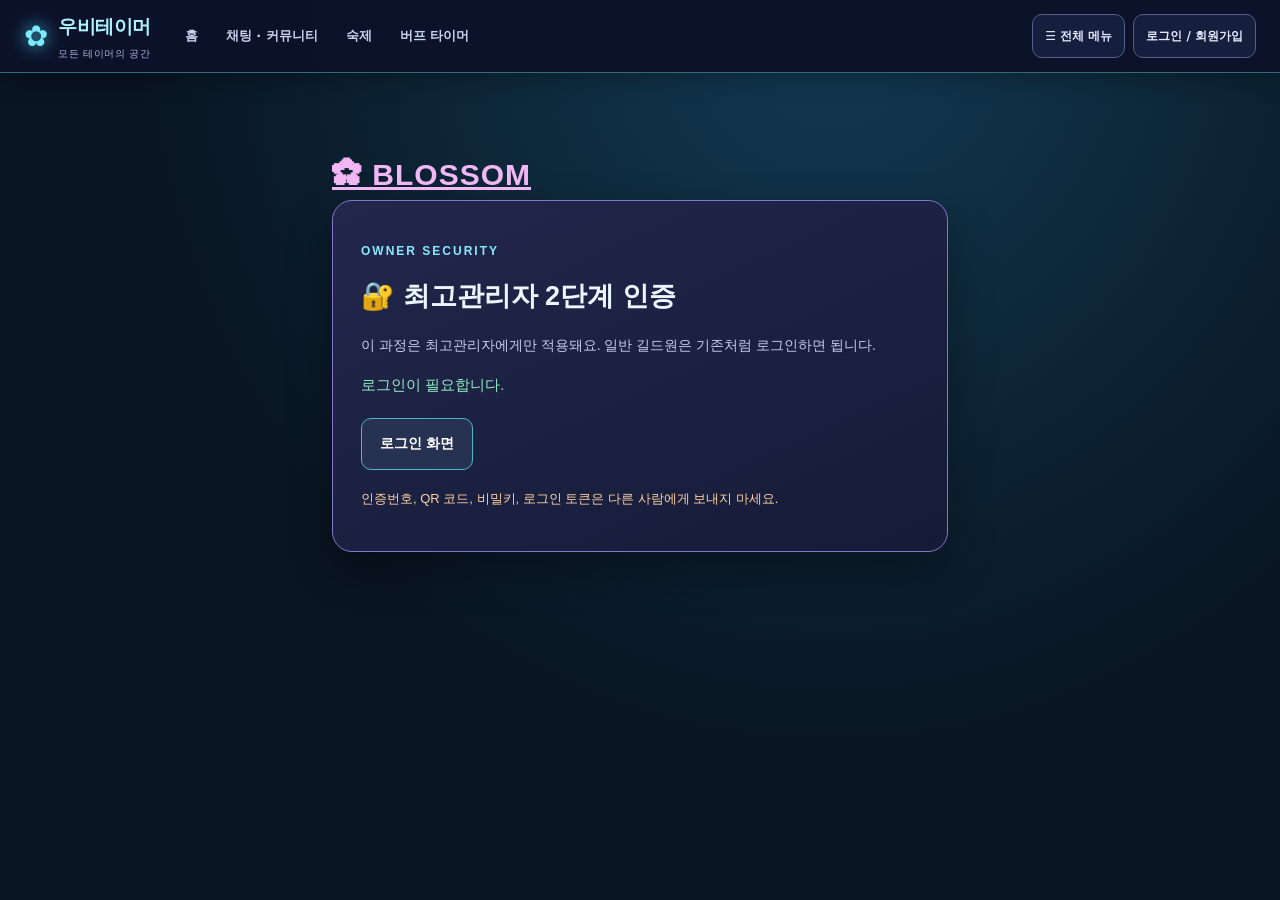
<file: owner-security.html>
<!doctype html><html lang="ko"><head><meta charset="utf-8"><meta name="viewport" content="width=device-width,initial-scale=1">
<meta name="theme-color" content="#10142e"><title>BLOSSOM | 최고관리자 인증</title>
<style>:root{color-scheme:dark}*{box-sizing:border-box}body{margin:0;min-height:100vh;background:radial-gradient(ellipse at 35% -10%,#3a2869,transparent 60%),#090d20;color:#f8f5ff;font:15px/1.7 'Malgun Gothic',sans-serif}.wrap{max-width:660px;margin:6vh auto;padding:22px}.brand{font-size:30px;color:#f1b7f5;font-weight:900;letter-spacing:1px}.card{background:linear-gradient(155deg,#22274c,#151b37);border:1px solid #8575cb;border-radius:20px;padding:28px;box-shadow:0 18px 45px #0005}h1{font-size:27px;margin:12px 0 8px}.sub{color:#c3cee9;font-size:14px}.group{padding:18px;border:1px solid #5964a3;border-radius:12px;margin:20px 0;background:#131b39}input{width:100%;background:#090f24;border:1px solid #7673c0;border-radius:10px;padding:13px;color:white;font-size:18px;letter-spacing:5px}button,.btn{display:inline-block;border:1px solid #af91f6;border-radius:10px;color:white;background:#6857b0;font-size:14px;font-weight:800;padding:13px 18px;cursor:pointer;margin:5px 5px 5px 0;text-decoration:none}button:disabled{opacity:.5;cursor:wait}#qr{max-width:220px;width:100%;background:white;padding:12px;border-radius:12px}#secret{word-break:break-all;color:#98ecff;font-weight:800;font-size:17px;letter-spacing:1px}#message{white-space:pre-wrap;color:#93ecc4}.warn{color:#ffd1a1;font-size:13px}section[hidden]{display:none}</style>
<script defer src="blossom-session.js"></script>

<link rel="stylesheet" href="blossom-unified-nav.css?v=18.3">
<script defer src="blossom-unified-nav.js?v=18.3"></script>
</head><body>
<main class="wrap"><a class="brand" href="index.html">✿ BLOSSOM</a><div class="card"><p style="color:#86e9ff;font-size:12px;font-weight:900;letter-spacing:2px">OWNER SECURITY</p><h1>🔐 최고관리자 2단계 인증</h1>
<p class="sub">이 과정은 최고관리자에게만 적용돼요. 일반 길드원은 기존처럼 로그인하면 됩니다.</p>
<p id="message">회원 확인 중...</p>
<section id="setup" hidden><div class="group"><h2>1. 인증 앱 등록</h2><p class="sub">휴대폰의 Google Authenticator, Microsoft Authenticator 등에서 QR을 스캔하세요.</p>
<button id="enroll" type="button">인증 QR 생성</button><div id="qrArea" hidden><p><img id="qr" alt="인증 앱 등록 QR 코드"></p><p id="qrHint" class="sub"></p><p>QR이 안 보일 때는 인증 앱에서 '설정 키 입력'을 선택하세요. (외부에 공유 금지)</p><p id="secret"></p></div>
<p class="warn">QR·비밀키는 본인만 보세요. 인증 앱 삭제·휴대폰 분실 시 관리자 접근을 잃을 수 있어요.</p></div></section>
<section id="verification" hidden><div class="group"><h2>2. 인증번호 입력</h2><p class="sub">휴대폰 인증 앱에 표시되는 6자리 번호를 입력하세요.</p>
<input id="code" inputmode="numeric" pattern="[0-9]{6}" maxlength="6" autocomplete="one-time-code" placeholder="000000" aria-label="인증번호 6자리">
<button id="verify" type="button">인증 완료</button></div></section>
<section id="completed" hidden><div class="group"><h2>✅ 추가 인증 완료</h2><p class="sub">이 브라우저에서 최고관리자 권한을 사용할 수 있어요.</p><a class="btn" href="admin.html">관리자 센터로 이동</a></div></section>
<a class="btn" href="auth.html#login" style="background:#273253">로그인 화면</a><p class="warn">인증번호, QR 코드, 비밀키, 로그인 토큰은 다른 사람에게 보내지 마세요.</p>
</div></main>
<script>
'use strict';
const API='https://hweouohzkwqhiwwsjlxu.supabase.co/functions/v1/blossom-mfa';
const SESSION_KEY='blossom_test_auth_v1';
const $=id=>document.getElementById(id);
let current=null,factorId=null,busy=false;
function text(message){$('message').textContent=message;}
function hideAll(){['setup','verification','completed'].forEach(x=>$(x).hidden=true);}
async function session(){
 const s=await window.BlossomSession?.get?.();if(s?.access_token)return s;
 try{const x=JSON.parse(sessionStorage.getItem(SESSION_KEY)||'null');return x?.access_token?x:null;}catch{return null;}
}
async function call(action,extra={}){
 const r=await fetch(API,{method:'POST',headers:{'Content-Type':'application/json','Authorization':'Bearer '+current.access_token},body:JSON.stringify({action,...extra}),cache:'no-store'});
 const d=await r.json().catch(()=>({}));if(!r.ok||!d.success)throw Error(d.message||('HTTP '+r.status));return d;
}
function persist(s){
 const updated={...current,...s,status:'approved'};
 sessionStorage.setItem(SESSION_KEY,JSON.stringify(updated));
 const remember=window.BlossomSession?.hasRemembered?.()===true;
 window.BlossomSession?.save?.(updated,remember);
 current=updated;
}
async function boot(){
 current=await session();if(!current){text('로그인이 필요합니다.');return;}
 try{
  const d=await call('status');hideAll();
  if(d.aal==='aal2'){ $('completed').hidden=false;text('최고관리자 인증이 완료되어 있습니다.');return; }
  if(d.has_verified_factor){factorId=d.factor_id;$('verification').hidden=false;text('인증 앱의 6자리 번호를 입력해 주세요.');return;}
  $('setup').hidden=false;text('최고관리자 인증 앱을 최초 등록해 주세요.');
 }catch(e){text('인증 상태 확인 실패: '+e.message);}
}
// Supabase MFA can return a raw SVG document or an image data URL.
// Never insert the raw SVG as HTML: render it as an image instead.
function qrImageSrc(qr){
 if(typeof qr!=='string')return '';
 const value=qr.trim();
 if(/^data:image\/(?:svg\+xml|png)[;,]/i.test(value))return value;
 if(/^(?:<\?xml[\s\S]*?\?>\s*)?<svg[\s>]/i.test(value))
  return 'data:image/svg+xml;charset=utf-8,'+encodeURIComponent(value);
 return '';
}
$('enroll').onclick=async()=>{
 if(busy)return;
 busy=true;
 $('enroll').disabled=true;
 let success=false;
 try{
  const d=await call('enroll');
  if(!d.factor_id)throw Error('인증 등록 ID를 받지 못했습니다.');
  factorId=d.factor_id;
  const img=$('qr');
  const hint=$('qrHint');
  const src=qrImageSrc(d.qr);
  const secret=typeof d.secret==='string'?d.secret:'';
  if(!src&&!secret)throw Error('인증용 QR 및 설정 키를 서버에서 받지 못했습니다.');
  $('secret').textContent=secret||'설정 키가 제공되지 않았습니다.';
  img.onload=()=>{img.style.display='block';hint.textContent='휴대폰 인증 앱에서 QR을 스캔해 주세요.';};
  img.onerror=()=>{img.style.display='none';hint.textContent='QR 표시가 안 되면 아래 설정 키를 인증 앱에 직접 입력하세요.';};
  if(src){img.style.display='block';img.src=src;hint.textContent='QR 코드를 불러오는 중...';}
  else {img.removeAttribute('src');img.style.display='none';hint.textContent='QR을 받지 못했습니다. 아래 설정 키를 직접 입력하세요.';}
  $('qrArea').hidden=false;
  $('verification').hidden=false;
  text('인증 앱에 QR 또는 설정 키를 등록한 뒤 6자리 인증번호를 입력하세요.');
  success=true;
 }catch(e){text('등록 실패: '+e.message);}
 finally{busy=false;$('enroll').disabled=success;}
};
$('verify').onclick=async()=>{if(busy)return;const code=$('code').value.trim();if(!/^\d{6}$/.test(code)){text('인증번호 6자리를 입력해 주세요.');return;}
 busy=true;$('verify').disabled=true;try{const d=await call('verify',{factor_id:factorId,code});persist(d.session);$('code').value='';hideAll();$('completed').hidden=false;text('보안 인증 완료! 앞으로 최고관리자 작업은 인증 앱 확인이 필요합니다.');}
 catch(e){text('인증 실패: '+e.message);}finally{busy=false;$('verify').disabled=false;}};
// Wait for deferred session helper.
window.addEventListener('load',boot);
</script></body></html>
</file>
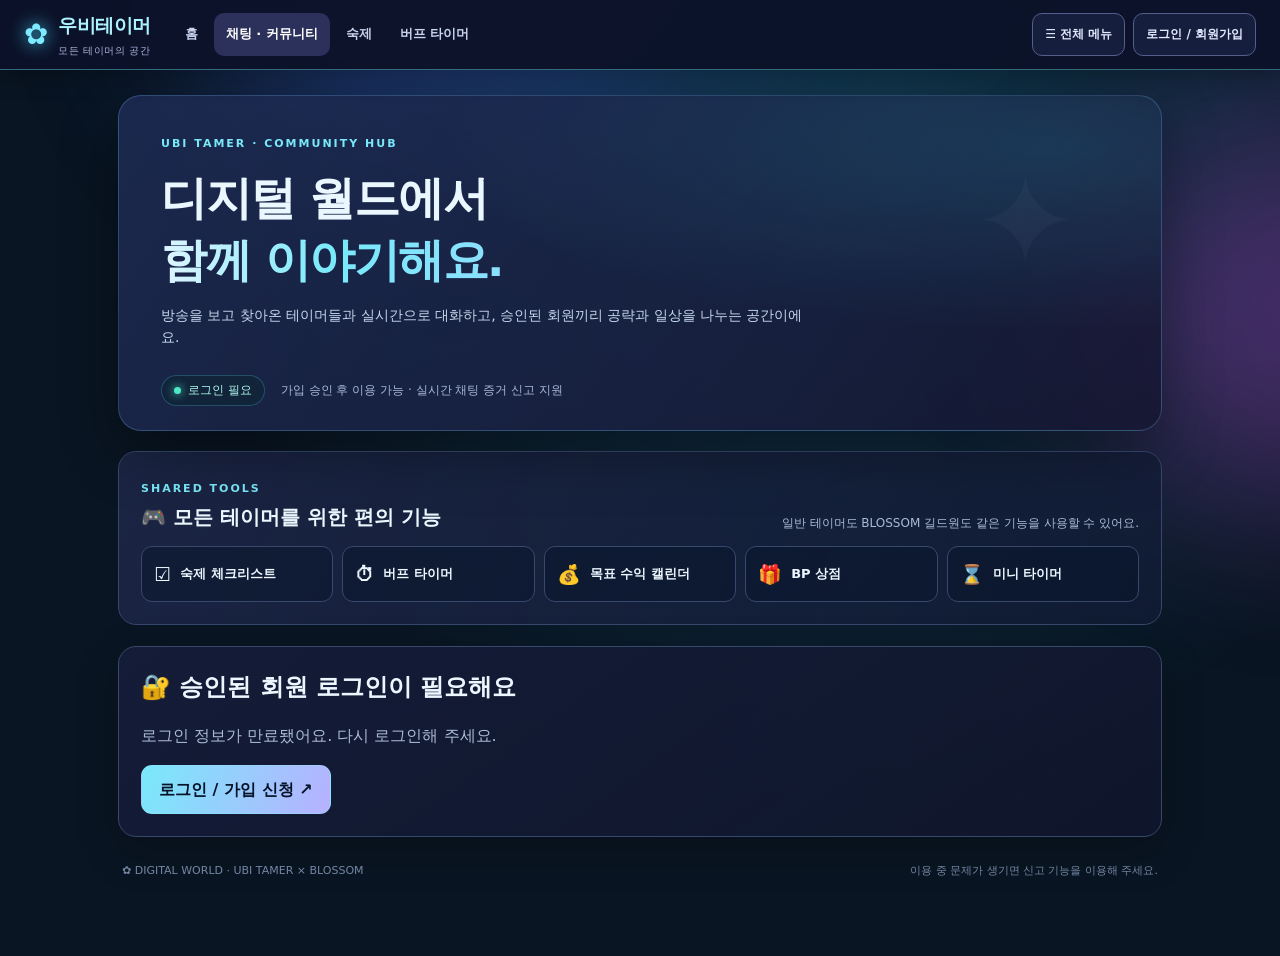
<file: public-hub.html>
<!doctype html>
<html lang="ko" data-hub-room="ubitetamer">
<head>
  <meta charset="utf-8"><meta name="viewport" content="width=device-width,initial-scale=1">
  <meta name="theme-color" content="#0b1025">
  <meta name="description" content="우비테이머와 BLOSSOM의 승인회원 전용 실시간 채팅 및 커뮤니티">
  <title>우비테이머 | 디지털 월드 허브</title>
  <link rel="stylesheet" href="public-hub.css?v=17">
  <script defer src="blossom-session.js"></script>
  <script defer src="public-hub.js?v=17"></script>
<link rel="stylesheet" href="blossom-unified-nav.css?v=18.3">
<script defer src="blossom-unified-nav.js?v=18.3"></script>
</head>
<body>
  <div class="ambient ambient1"></div><div class="ambient ambient2"></div>
  <header class="topbar">
    <div class="top-inner">
      <a class="logo" href="index.html" aria-label="홈페이지"><span class="logo-icon">✿</span><span><span id="brandName">우비테이머</span><small id="brandSub">DIGITAL WORLD COMMUNITY</small></span></a>
      <div class="top-right"><span id="nicknameTag" class="nickname">회원 확인 중</span><a class="backlink" href="index.html">홈페이지 ↗</a></div>
    </div>
  </header>
  <main class="wrap">
    <section class="hero">
      <div class="eyebrow" id="heroEyebrow">UBI TAMER · COMMUNITY HUB</div>
      <h1 id="heroTitle">디지털 월드에서<br><span>함께 이야기해요.</span></h1>
      <p id="heroDesc">방송을 보고 찾아온 테이머들과 실시간으로 대화하고, 승인된 회원끼리 공략과 일상을 나누는 공간이에요.</p>
      <div class="hero-bottom">
        <span class="status-pill"><span class="status-dot"></span><span id="syncLabel">연결 준비 중</span></span>
        <span class="hero-note">가입 승인 후 이용 가능 · 실시간 채팅 증거 신고 지원</span>
      </div>
    </section>

    <section class="quick-tools" aria-label="공용 편의 도구">
      <div class="quick-tools-head"><div><span class="mini-kicker">SHARED TOOLS</span><h2>🎮 모든 테이머를 위한 편의 기능</h2></div><p>일반 테이머도 BLOSSOM 길드원도 같은 기능을 사용할 수 있어요.</p></div>
      <nav class="tool-links" aria-label="공통 게임 편의 기능">
        <a href="todo.html"><span>☑</span> 숙제 체크리스트</a>
        <a href="timer.html"><span>⏱</span> 버프 타이머</a>
        <a href="wealth.html"><span>💰</span> 목표 수익 캘린더</a>
        <a href="shop.html"><span>🎁</span> BP 상점</a>
        <a href="mini.html"><span>⌛</span> 미니 타이머</a>
      </nav>
    </section>

    <section id="authNotice" class="notice" hidden>
      <h2>🔐 승인된 회원 로그인이 필요해요</h2>
      <p id="authMessage">홈페이지에서 로그인한 뒤 이용할 수 있습니다.</p>
      <a href="auth.html?next=public-hub.html#login" class="primary-link">로그인 / 가입 신청 ↗</a>
    </section>

    <section id="mainPanel" class="panel-shell" hidden>
      <div class="workspace-top">
        <div class="place-label"><span>🌐 SPACE</span><label class="sr-only" for="roomSelect">이용 공간</label>
          <select id="roomSelect" class="select-room"><option value="ubitetamer">🎮 우비테이머 · 전체 테이머</option></select></div>
        <p id="roomInfo">공용 채팅과 승인회원 커뮤니티</p>
      </div>
      <nav id="tabs" class="tabs" aria-label="커뮤니티 메뉴">
        <button type="button" class="tab active" data-tab="chat">💬 실시간 채팅</button>
        <button type="button" class="tab" data-tab="posts">📚 승인회원 커뮤니티</button>
        <button type="button" class="tab" data-tab="reports" hidden>🚨 신고 관리</button>
        <button type="button" class="tab" data-tab="applications" hidden>🗂 가입 승인</button>
        <button type="button" class="tab" data-tab="members" hidden>🛡 회원·운영진 관리</button>
      </nav>

      <section id="tab-chat" class="tab-panel" aria-label="실시간 채팅">
        <div class="section-head"><div><span class="mini-kicker">LIVE CHAT</span><h2>테이머 라운지</h2></div><div class="section-actions"><button id="chatRefresh" class="ghost-button">↻ 새로고침</button></div></div>
        <p class="description">게임 중 편하게 대화해요. 다른 회원의 메시지를 신고할 때는 원본과 문제가 된 부분이 함께 기록돼요.</p>
        <div id="chatMessages" class="chat-feed" role="log" aria-live="polite" aria-label="채팅 메시지"><div class="empty">메시지를 불러오는 중...</div></div>
        <form id="chatForm" class="chat-form"><input id="chatInput" type="text" maxlength="500" required autocomplete="off" placeholder="메시지를 입력하세요 (500자 이내)" aria-label="채팅 메시지"><button id="chatSubmit" type="submit" class="action-button">전송 <span>↗</span></button></form>
        <p class="form-tip">하루 작성량 및 짧은 시간 도배 방지 제한이 있어요. 채팅 원본은 신고 심사에 사용될 수 있어요.</p>
      </section>

      <section id="tab-posts" class="tab-panel" hidden aria-label="승인회원 커뮤니티">
        <div class="section-head"><div><span class="mini-kicker">MEMBER BOARD</span><h2>테이머 이야기</h2></div><button id="newPost" class="action-button">＋ 글 쓰기</button></div>
        <p class="description">승인된 계정만 글과 댓글을 작성할 수 있어요. BLOSSOM 길드원은 공용·길드 전용 게시판을 모두 이용할 수 있어요.</p>
        <div class="search-bar"><input id="postSearch" type="search" placeholder="제목·내용 검색" aria-label="게시글 검색"><button id="postRefresh" class="ghost-button">↻ 새로고침</button></div>
        <div id="postsList" class="posts-list"><p class="empty">게시글을 불러오는 중...</p></div>
      </section>

      <section id="tab-reports" class="tab-panel" hidden aria-label="신고 관리">
        <div class="section-head"><div><span class="mini-kicker">MODERATION CENTER</span><h2>채팅 신고함</h2></div><button id="reportsRefresh" class="ghost-button">↻ 새로고침</button></div>
        <p class="description">원본 메시지와 선택된 문제 구간은 서버에 증거로 보존돼요. 이 화면은 권한이 확인된 운영진에게만 보여요.</p>
        <div id="reportsList" class="reports-list"><div class="empty">신고 목록을 불러오는 중...</div></div>
      </section>

      <section id="tab-applications" class="tab-panel" hidden aria-label="가입 신청 심사">
        <div class="section-head"><div><span class="mini-kicker">MEMBERSHIP APPLICATIONS</span><h2>🗂 가입 신청 관리</h2></div><button class="ghost-button" id="joinRefresh" type="button">↻ 새로고침</button></div>
        <p class="description">일반 운영진은 일반 테이머 가입만, 인증된 길드마스터는 길드 가입만 심사할 수 있습니다. 최고관리자는 둘 다 관리합니다.</p>
        <div class="search-bar"><label for="joinKind">신청 분류</label><select id="joinKind" class="field"><option value="general">🎮 일반 테이머 신청</option><option value="guild">🌸 BLOSSOM 길드 신청</option></select></div>
        <div id="joinsList" class="posts-list"><div class="empty">가입 신청을 불러오는 중...</div></div>
      </section>
      <section id="tab-members" class="tab-panel" hidden aria-label="회원·운영진 관리">
        <div class="section-head"><div><span class="mini-kicker">GUILD ACCESS</span><h2>회원 소속 및 운영 권한</h2></div></div>
        <p class="description">최고관리자는 길드 인증과 일반 운영진 지정이 가능해요. 일반 운영진은 길드 권한이 없는 일반 회원의 이용 상태만 관리할 수 있어요. 최고관리자 작업에는 OTP가 필요합니다.</p>
        <form id="memberFindForm" class="search-bar"><input id="memberUsername" placeholder="회원 아이디 입력 (디마 닉네임 아님)" maxlength="40" autocomplete="off"><button class="action-button" type="submit">조회</button></form>
        <div id="memberResult" class="member-result"><p class="empty">회원 아이디로 검색해 주세요.</p></div>
      </section>
      <div id="guildUpgrade" class="notice" hidden><p>🌸 이미 일반 테이머로 가입했나요? 실제 BLOSSOM 길드원이 되었다면 길드 인증을 신청할 수 있어요.</p><button id="guildUpgradeButton" type="button" class="ghost-button">BLOSSOM 소속 신청하기</button></div>
      <p id="globalStatus" class="global-status" role="status" aria-live="polite"></p>
    </section>
    <footer class="footer"><span>✿ DIGITAL WORLD · UBI TAMER × BLOSSOM</span><span>이용 중 문제가 생기면 신고 기능을 이용해 주세요.</span></footer>
  </main>

  <dialog id="reportDialog" class="modal"><form id="reportForm" class="modal-body">
    <div class="modal-head"><div><span class="mini-kicker">REPORT CHAT</span><h2>🚨 채팅 신고</h2></div><button type="button" class="close" data-close="reportDialog" aria-label="닫기">✕</button></div>
    <p class="description">첨부된 채팅에서 <b>문제가 된 문장을 마우스로 드래그해서 선택</b>해 주세요. 원본 채팅은 자동 첨부됩니다.</p>
    <label for="reportEvidence" class="field-label">신고할 원본 채팅 (선택 가능)</label>
    <textarea id="reportEvidence" class="report-evidence" readonly rows="4"></textarea>
    <div class="inline-right"><button id="selectReportPart" type="button" class="ghost-button">선택한 부분 표시</button><button id="selectReportWhole" type="button" class="ghost-button">전체 메시지 선택</button></div>
    <label class="field-label">신고에 첨부할 부분</label><div id="selectedPreview" class="evidence-preview" aria-live="polite"></div>
    <label class="field-label" for="reportReason">신고 사유</label><select id="reportReason" required class="field">
      <option value="abuse">욕설·비하</option><option value="harassment">괴롭힘·성희롱</option><option value="spam">도배·광고</option><option value="privacy">개인정보 노출</option><option value="other">기타</option></select>
    <label class="field-label" for="reportExplanation">상세 설명 (선택)</label><textarea id="reportExplanation" maxlength="800" rows="3" class="field" placeholder="왜 문제가 되는지 작성해 주세요"></textarea>
    <button type="submit" id="reportSubmit" class="action-button full">원본 채팅 첨부해서 신고 접수</button><p id="reportStatus" class="dialog-status"></p>
  </form></dialog>

  <dialog id="writeDialog" class="modal"><form id="writeForm" class="modal-body">
    <div class="modal-head"><div><span class="mini-kicker">NEW STORY</span><h2>✍️ 새 글 작성</h2></div><button type="button" class="close" data-close="writeDialog" aria-label="닫기">✕</button></div>
    <label class="field-label" for="writeTitle">제목</label><input id="writeTitle" class="field" maxlength="100" minlength="2" required placeholder="제목을 입력해 주세요">
    <label class="field-label" for="writeBody">내용</label><textarea id="writeBody" class="field" rows="8" minlength="5" maxlength="5000" required placeholder="게임 이야기, 질문, 공략 등을 자유롭게 남겨 주세요"></textarea>
    <button type="submit" class="action-button full" id="writeSubmit">글 등록하기</button><p id="writeStatus" class="dialog-status"></p>
  </form></dialog>

  <dialog id="postDialog" class="modal wide"><div class="modal-body">
    <div class="modal-head"><div><span class="mini-kicker">COMMUNITY STORY</span><h2 id="detailTitle">게시글</h2></div><button type="button" class="close" data-close="postDialog" aria-label="닫기">✕</button></div>
    <p id="detailMeta" class="meta"></p><div id="detailBody" class="post-body"></div>
    <div id="detailActions" class="inline-right"></div>
    <h3 class="comments-heading">💬 댓글</h3><div id="detailComments" class="comments-list"></div>
    <form id="commentForm" class="chat-form"><input id="commentInput" maxlength="1000" required placeholder="승인회원만 댓글 작성 가능"><button class="action-button">등록</button></form>
    <p id="commentStatus" class="dialog-status"></p>
  </div></dialog>
</body></html>
</file>
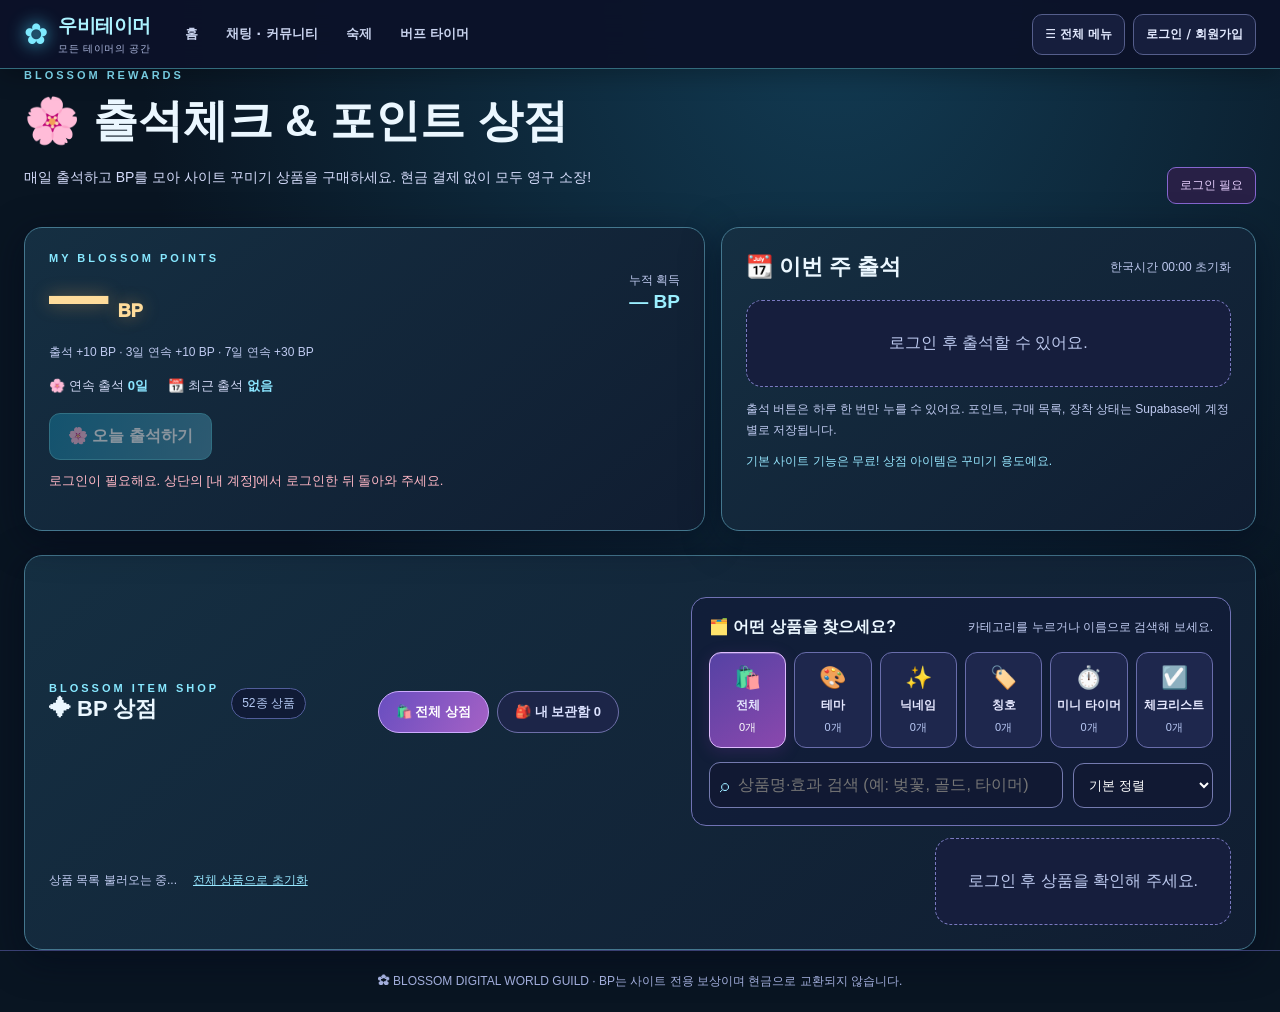
<file: shop.html>
<!doctype html>
<html lang="ko"><head><meta charset="utf-8"><meta name="viewport" content="width=device-width,initial-scale=1"><meta name="theme-color" content="#0a1025"><title>BLOSSOM | 출석체크 · 포인트 상점</title>
<link rel="stylesheet" href="blossom-skins.css">
<style>
:root{--bg:#0a1025;--panel:#1b2246;--line:#6f6bb8;--text:#faf6ff;--muted:#bfc8ee;--pink:#ffb4ec;--cyan:#94ebff}*{box-sizing:border-box}body{margin:0;background:radial-gradient(ellipse at 50% -5%,#372969,transparent 60%),var(--bg);color:var(--text);font-family:'Malgun Gothic','Apple SD Gothic Neo',sans-serif;min-height:100vh}a{color:inherit;text-decoration:none}button,input{font:inherit}button{cursor:pointer}button:disabled{cursor:wait;opacity:.5}.wrap{max-width:1350px;margin:auto;padding:0 24px}.nav{position:sticky;top:0;z-index:9;background:#10142ee8;backdrop-filter:blur(15px);border-bottom:1px solid #766aba;min-height:73px;display:flex;align-items:center}.nav .wrap{display:flex;align-items:center;gap:20px;width:100%;flex-wrap:wrap;padding-top:10px;padding-bottom:10px}.brand{font-size:25px;font-weight:1000;font-style:italic;color:#ffd6fb;text-shadow:0 0 15px #be67f4;white-space:nowrap}.brand small{display:block;font-size:10px;letter-spacing:2px;color:#a5bbed;font-style:normal}.navlinks{display:flex;gap:15px;align-items:center;flex:1;justify-content:flex-end;flex-wrap:wrap;font-size:13px;font-weight:800}.navlinks a:hover{color:#92e7ff}main{padding-top:31px;padding-bottom:42px}.eyebrow{font-size:11px;font-weight:900;color:#87e8ff;letter-spacing:3px}.head{display:flex;align-items:end;justify-content:space-between;gap:15px;flex-wrap:wrap;margin-bottom:23px}h1{margin:10px 0 8px;font-size:clamp(30px,4vw,45px)}h2{margin:0;font-size:22px}.lead{color:#d4dbfa;font-size:14px;line-height:1.8}.shell{display:grid;grid-template-columns:1.12fr .88fr;gap:16px}.panel{background:linear-gradient(142deg,#28274f,#141e3d);border:1px solid #7776ba;border-radius:18px;padding:24px;box-shadow:0 9px 36px #03071980}.point{font-size:clamp(35px,5vw,57px);font-weight:1000;color:#ffdc9b;letter-spacing:-2px;text-shadow:0 0 18px #ffb65466}.point small{font-size:18px;letter-spacing:0}.status{font-size:13px;color:#97e9d0;min-height:22px;margin:12px 0}.status.error{color:#ffb8c6}.btn{border:1px solid #a291ee;border-radius:11px;background:linear-gradient(115deg,#695bc2,#b477d9);color:#fff;padding:12px 18px;font-weight:900}.btn.secondary{background:#252e51}.btn.ghost{background:transparent}.btn.buy{padding:10px 14px;font-size:12px}.btn.success{background:#1d655b;border-color:#4dccb0}.detail{color:#bfcaf0;font-size:12px;line-height:1.75}.week{display:grid;grid-template-columns:repeat(7,minmax(0,1fr));gap:8px;margin-top:18px}.day{padding:10px 5px;border:1px solid #626da3;border-radius:11px;text-align:center;background:#151d3a;min-width:0}.day.checked{border-color:#78d7c0;background:#1c454c}.day.today{box-shadow:inset 0 0 0 1px #e9bdfb}.day strong{font-size:12px;display:block}.day span{display:block;margin-top:5px;font-size:18px}.statbar{display:flex;gap:20px;flex-wrap:wrap;margin:14px 0 18px}.statbar span{color:#d1d8f5;font-size:13px}.statbar b{color:#8ae5ff}.shop{margin-top:24px}.filters,.tabs{display:flex;flex-wrap:wrap;gap:7px;margin:18px 0}.chip{border:1px solid #6e6fa9;border-radius:999px;background:#1c2548;color:#dce2ff;font-size:12px;font-weight:900;padding:10px 15px;cursor:pointer}.chip.active{background:linear-gradient(120deg,#684ec0,#a561c5);border-color:#cdabff;color:white}.shophead{display:flex;align-items:center;justify-content:space-between;gap:12px;flex-wrap:wrap}.search{color:#fff;border:1px solid #747aaf;background:#111933;border-radius:11px;padding:10px 12px;width:min(280px,100%)}.products{display:grid;grid-template-columns:repeat(4,minmax(0,1fr));gap:13px}.product{background:linear-gradient(155deg,#262a53,#141b38);border:1px solid #656bb3;border-radius:16px;overflow:hidden;display:flex;flex-direction:column;min-width:0}.product:hover{border-color:#b59aef;box-shadow:0 6px 22px #8274ca35;transform:translateY(-2px);transition:.15s}.preview{height:100px;display:flex;align-items:center;justify-content:center;position:relative;text-align:center;background:linear-gradient(130deg,#6f3b93,#211a4d);padding:10px;overflow:hidden}.preview span{position:relative;z-index:1;font-size:clamp(15px,1.8vw,21px);font-weight:1000;text-shadow:0 2px 8px #090a19}.preview::after{content:'✿';position:absolute;font-size:105px;right:-7px;top:-22px;color:#ffffff16;transform:rotate(-20deg)}.pbody{padding:15px;display:flex;flex-direction:column;flex:1;gap:7px}.pbody strong{font-size:14px;word-break:keep-all}.pbody p{font-size:12px;line-height:1.5;color:#b7c6ed;min-height:33px;margin:0}.price{font-size:16px;font-weight:1000;color:#ffdb91}.pfoot{display:flex;align-items:center;justify-content:space-between;gap:8px;margin-top:auto;padding-top:8px}.pill{padding:4px 7px;border:1px solid #6fcaa9;border-radius:99px;font-size:10px;color:#8bf2cf}.pill.epic{border-color:#e3a1fa;color:#f8c3ff}.empty{background:#161e3d;border:1px dashed #7a7ac0;border-radius:16px;padding:32px;color:#bdcaef;text-align:center;grid-column:1/-1}.hidden{display:none!important}.titlearea{display:flex;align-items:center;justify-content:space-between;gap:12px;flex-wrap:wrap}.adminbox{margin-top:24px}.adminbox input{max-width:220px;min-height:43px;padding:10px 12px;background:#0d1632;color:white;border:1px solid #7b80bb;border-radius:10px}.adminbox label{display:flex;flex-direction:column;gap:5px;font-size:12px;color:#c4d6f7}.adminbox form{display:flex;align-items:flex-end;gap:8px;flex-wrap:wrap}.foot{text-align:center;color:#a2aedc;font-size:12px;padding:22px 15px;border-top:1px solid #393f72}.product[data-type="theme"] .preview{background:linear-gradient(132deg,#f3a4d8,#332d6a)}.product[data-id="theme-aurora"] .preview{background:linear-gradient(120deg,#0a4d66,#22bc92,#412868)}.product[data-id="theme-gold"] .preview{background:linear-gradient(120deg,#34201b,#b48731,#2a173e)}.product[data-id="theme-ice"] .preview{background:linear-gradient(120deg,#1e5485,#8fd3fa,#1c2a60)}.product[data-id="theme-sunset"] .preview{background:linear-gradient(120deg,#5d316b,#ff8c57,#442352)}.product[data-id="theme-rose"] .preview{background:linear-gradient(120deg,#762d6b,#e977a7,#35204e)}.product[data-id="theme-cyber"] .preview{background:linear-gradient(120deg,#143d70,#26cfe4,#211a45)}.product[data-id="theme-emerald"] .preview{background:linear-gradient(120deg,#134937,#44bc90,#112b3c)}.product[data-id="theme-crimson"] .preview{background:linear-gradient(120deg,#40182c,#d55f62,#25132e)}.product[data-id="theme-mono"] .preview{background:linear-gradient(120deg,#111827,#74819d,#151c28)}.product[data-type="nickname"] .preview{background:linear-gradient(120deg,#153662,#3d2374);color:#b9eaff}.product[data-type="title"] .preview{background:linear-gradient(120deg,#59325f,#302653)}.product[data-type="timer"] .preview{background:linear-gradient(120deg,#1d4068,#4c296d)}.product[data-type="checklist"] .preview{background:linear-gradient(120deg,#28546c,#472760)}.more{font-size:12px;color:#96e6fe}.shopbanner{font-size:12px;color:#e8d1ff;border:1px solid #8666d0;background:#282046;border-radius:9px;padding:9px 12px;display:inline-block}@media(max-width:1100px){.products{grid-template-columns:repeat(3,1fr)}}@media(max-width:750px){.shell{grid-template-columns:1fr}.products{grid-template-columns:repeat(2,1fr)}.panel{padding:17px}.wrap{padding:0 14px}}@media(max-width:420px){.products{grid-template-columns:1fr 1fr;gap:9px}.pbody{padding:11px}.preview{height:90px}.navlinks{gap:8px;font-size:12px}.btn.buy{padding:8px 9px}.point{font-size:39px}}

/* v11.1: discoverable storefront navigation */
.shop-header-main{display:flex;align-items:center;gap:12px;flex-wrap:wrap}
.shop-count{font-size:12px;color:#b3c8f2;background:#101b36;border:1px solid #515d9a;border-radius:99px;padding:6px 10px}
.shop-tools{margin-top:17px;padding:17px;border:1px solid #7072b4;border-radius:15px;background:#111a39a8}
.shop-tools-title{display:flex;align-items:center;justify-content:space-between;gap:12px;flex-wrap:wrap;margin-bottom:13px}
.shop-tools-title h3{margin:0;font-size:16px;line-height:1.5}
.shop-tools-title .detail{margin:0}
.category-list{display:grid;grid-template-columns:repeat(6,minmax(0,1fr));gap:8px;margin:0 0 14px}
.category-btn{display:flex;flex-direction:column;align-items:center;gap:6px;background:#1e274d;border:1px solid #696dab;border-radius:12px;padding:12px 6px;color:#e6e8ff;cursor:pointer;min-width:0;transition:.15s}
.category-btn:hover{background:#2c3669;border-color:#9be7ff;transform:translateY(-1px)}
.category-btn.active{background:linear-gradient(145deg,#5542a4,#8a48ad);border-color:#dfbcff;box-shadow:inset 0 1px #fff3,0 4px 16px #7935a13d}
.category-btn .cat-emoji{font-size:22px}
.category-btn .cat-label{font-size:12px;font-weight:900;white-space:nowrap}
.category-btn .cat-count{font-size:11px;color:#bacaf6;font-variant-numeric:tabular-nums}
.category-btn.active .cat-count{color:#fff}
.shop-tool-row{display:flex;gap:10px;align-items:center;flex-wrap:wrap}
.search-wrap{display:flex;align-items:center;gap:9px;flex:1;min-width:200px;border:1px solid #747aaf;background:#111933;border-radius:11px;padding:0 10px}
.search-wrap:focus-within{border-color:#e3b5fb;box-shadow:0 0 0 2px #8b59bd55}
.search-wrap .search-icon{font-size:18px;color:#9be7ff;line-height:1}
.search-wrap .search{width:100%;flex:1;min-width:0;border:0;background:transparent;padding:13px 0;outline:0;box-shadow:none}
.search-clear{border:0;background:transparent;color:#c2c8ec;font-size:20px;padding:3px 5px;line-height:1;cursor:pointer}
.search-clear:hover{color:#fff}
.shop-sort{border:1px solid #747aaf;background:#111933;color:white;border-radius:11px;padding:13px 11px;min-width:140px;font:inherit;font-size:13px;cursor:pointer}
.shop-filter-foot{display:flex;justify-content:space-between;align-items:center;gap:10px;flex-wrap:wrap;margin:13px 0 16px}
.shop-filter-foot .detail{margin:0}
.text-btn{background:none;border:0;color:#97e7ff;text-decoration:underline;cursor:pointer;font-size:12px;padding:6px}
.shop-view-tabs{display:flex;gap:8px;margin:18px 0 0;flex-wrap:wrap}
.shop-view-tabs .chip{font-size:13px;padding:11px 17px}
.owner-panel{border:1px solid #e6bc83;background:linear-gradient(130deg,#2a254d,#1b243f);border-radius:12px;padding:13px;margin-bottom:14px}
.owner-panel b{color:#ffe5b6}
.owner-panel p{margin:6px 0 0;font-size:12px;color:#c3d0ef;line-height:1.6}
.adminbox select{min-height:43px;padding:10px 12px;background:#0d1632;color:white;border:1px solid #7b80bb;border-radius:10px}
.adminbox .mode-choice{display:flex;gap:7px;align-items:center}
.adminbox .mode-choice label{display:inline-flex;flex-direction:row;align-items:center;gap:5px;padding:10px 13px;border:1px solid #7776ba;background:#161c3b;border-radius:10px;cursor:pointer;font-size:13px;font-weight:800}
.adminbox .mode-choice label:has(input:checked){border-color:#e7caff;background:#523978;color:white}
.adminbox .mode-choice input{accent-color:#d9adff}
.adminbox .owner-actions{display:flex;gap:8px;flex-wrap:wrap;align-items:end}
.adminbox .admin-submit{white-space:nowrap;min-height:43px}
.adminbox .admin-submit.deduct{background:linear-gradient(115deg,#8e2b56,#c74964);border-color:#e78ca7}
.admin-status{color:#f2dfa8;font-size:12px;margin:13px 0 0;line-height:1.65}
.owner-quick{font-size:12px;color:#ffe1ba;border:1px solid #b28f59;border-radius:10px;padding:10px 12px}
.owner-quick:hover{background:#47345d}
@media(max-width:1100px){.category-list{grid-template-columns:repeat(3,minmax(0,1fr))}}
@media(max-width:650px){.category-list{grid-template-columns:repeat(3,minmax(0,1fr))}.category-btn{padding:10px 3px}.category-btn .cat-label{font-size:11px}.shop-sort{flex:1}.search-wrap{flex-basis:100%}.shop-tool-row{width:100%}}
</style><script src="blossom-session.js"></script>

<link rel="stylesheet" href="blossom-unified-nav.css?v=18.3">
<script defer src="blossom-unified-nav.js?v=18.3"></script>
</head><body data-blossom-shop="1">
<header class="nav"><div class="wrap"><a class="brand" href="index.html">✿ BLOSSOM<small>DIGITAL WORLD GUILD</small></a><nav class="navlinks"><a href="index.html">⌂ 홈</a><a href="todo.html">☑ 숙제</a><a href="timer.html">◷ 버프</a><a href="event.html">▦ 이벤트</a><a href="mini.html">▣ 미니 타이머</a><a href="auth.html">♙ 내 계정</a></nav></div></header>
<main class="wrap"><div class="head"><div><div class="eyebrow">BLOSSOM REWARDS</div><h1>🌸 출석체크 & 포인트 상점</h1><p class="lead">매일 출석하고 BP를 모아 사이트 꾸미기 상품을 구매하세요. 현금 결제 없이 모두 영구 소장!</p></div><span class="shopbanner" id="userBadge">회원 확인 중...</span></div>
<section class="shell"><div class="panel"><div class="titlearea"><div><div class="eyebrow">MY BLOSSOM POINTS</div><div class="point" id="balance">— <small>BP</small></div></div><div style="text-align:right"><span class="detail">누적 획득</span><div style="font-size:19px;font-weight:900;color:#9befff" id="earned">— BP</div></div></div><p class="detail">출석 +10 BP · 3일 연속 +10 BP · 7일 연속 +30 BP</p><div class="statbar"><span>🌸 연속 출석 <b id="streak">0일</b></span><span>📆 최근 출석 <b id="lastDay">없음</b></span></div><button class="btn" id="checkinBtn" disabled>🌸 오늘 출석하기</button><p class="status" role="status" id="actionStatus">로그인 확인 중...</p></div>
<div class="panel"><div class="titlearea"><h2>📆 이번 주 출석</h2><span class="detail">한국시간 00:00 초기화</span></div><div class="week" id="week"></div><p class="detail">출석 버튼은 하루 한 번만 누를 수 있어요. 포인트, 구매 목록, 장착 상태는 Supabase에 계정별로 저장됩니다.</p><p class="more">기본 사이트 기능은 무료! 상점 아이템은 꾸미기 용도예요.</p></div></section>
<section class="shop panel" id="store"><div class="shophead"><div><div class="shop-header-main"><div><div class="eyebrow">BLOSSOM ITEM SHOP</div><h2>✦ BP 상점</h2></div><span class="shop-count" id="totalGoods">52종 상품</span></div><a class="owner-quick hidden" id="ownerJump" href="#ownerBox">⚙ BP 지급·차감 관리 ↓</a></div>
<div class="shop-view-tabs"><button class="chip active" type="button" data-view="shop">🛍️ 전체 상점</button><button class="chip" type="button" data-view="inventory">🎒 내 보관함 <span id="ownedCount">0</span></button></div>
<div class="shop-tools"><div class="shop-tools-title"><h3>🗂️ 어떤 상품을 찾으세요?</h3><p class="detail">카테고리를 누르거나 이름으로 검색해 보세요.</p></div>
<div class="category-list" id="filters" role="group" aria-label="상품 카테고리"></div>
<div class="shop-tool-row"><div class="search-wrap"><span class="search-icon" aria-hidden="true">⌕</span><input class="search" id="search" type="search" autocomplete="off" placeholder="상품명·효과 검색 (예: 벚꽃, 골드, 타이머)" aria-label="상품 검색"><button class="search-clear hidden" id="clearSearch" type="button" title="검색어 지우기" aria-label="검색어 지우기">×</button></div>
<select class="shop-sort" id="sortProducts" aria-label="상품 정렬"><option value="recommended">기본 정렬</option><option value="cheap">낮은 가격순</option><option value="expensive">높은 가격순</option><option value="name">이름순</option><option value="affordable">구매 가능 우선</option></select></div></div>
<div class="shop-filter-foot"><p class="detail" id="listingInfo" aria-live="polite">상품 목록 불러오는 중...</p><button class="text-btn" type="button" id="resetFilters">전체 상품으로 초기화</button></div><div class="products" id="products"><div class="empty">상점 준비 중...</div></div></section>
<section class="panel adminbox hidden" id="ownerBox"><div class="eyebrow">SITE OWNER ONLY · 최고관리자 전용</div><h2 style="margin:9px 0 15px">⚙ 길드원 BP 지급 / 차감</h2>
<div class="owner-panel"><b>최고관리자 전용 관리 기능</b><p>길드마스터·부마스터·운영진·일반 회원은 BP 지급이나 차감을 할 수 없습니다. 서버에서도 최고관리자 권한을 다시 확인합니다.</p></div>
<form id="adjustForm"><label>대상 회원 아이디<input id="adjustUsername" maxlength="40" placeholder="예: blossomtest12" autocomplete="off" required></label>
<div class="owner-actions"><div><span class="detail" style="display:block;margin-bottom:6px">조정 종류</span><div class="mode-choice"><label><input type="radio" name="adjustMode" value="give" checked> ＋ 지급</label><label><input type="radio" name="adjustMode" value="take"> − 차감</label></div></div><label>BP 수량 (1~2,000)<input id="adjustAmount" type="number" min="1" max="2000" step="1" value="100" required></label><button class="btn admin-submit" id="adjustSubmit" type="submit">＋ BP 지급하기</button></div></form>
<p class="admin-status">회원 아이디를 정확히 입력해 주세요. 차감은 보유 BP보다 많이 할 수 없고, 모든 지급·차감 내역은 서버에 기록됩니다.</p></section>
</main><footer class="foot">✿ BLOSSOM DIGITAL WORLD GUILD · BP는 사이트 전용 보상이며 현금으로 교환되지 않습니다.</footer>
<script defer src="blossom-skin.js"></script><script defer src="shop-app.js"></script>
</body></html>
</file>
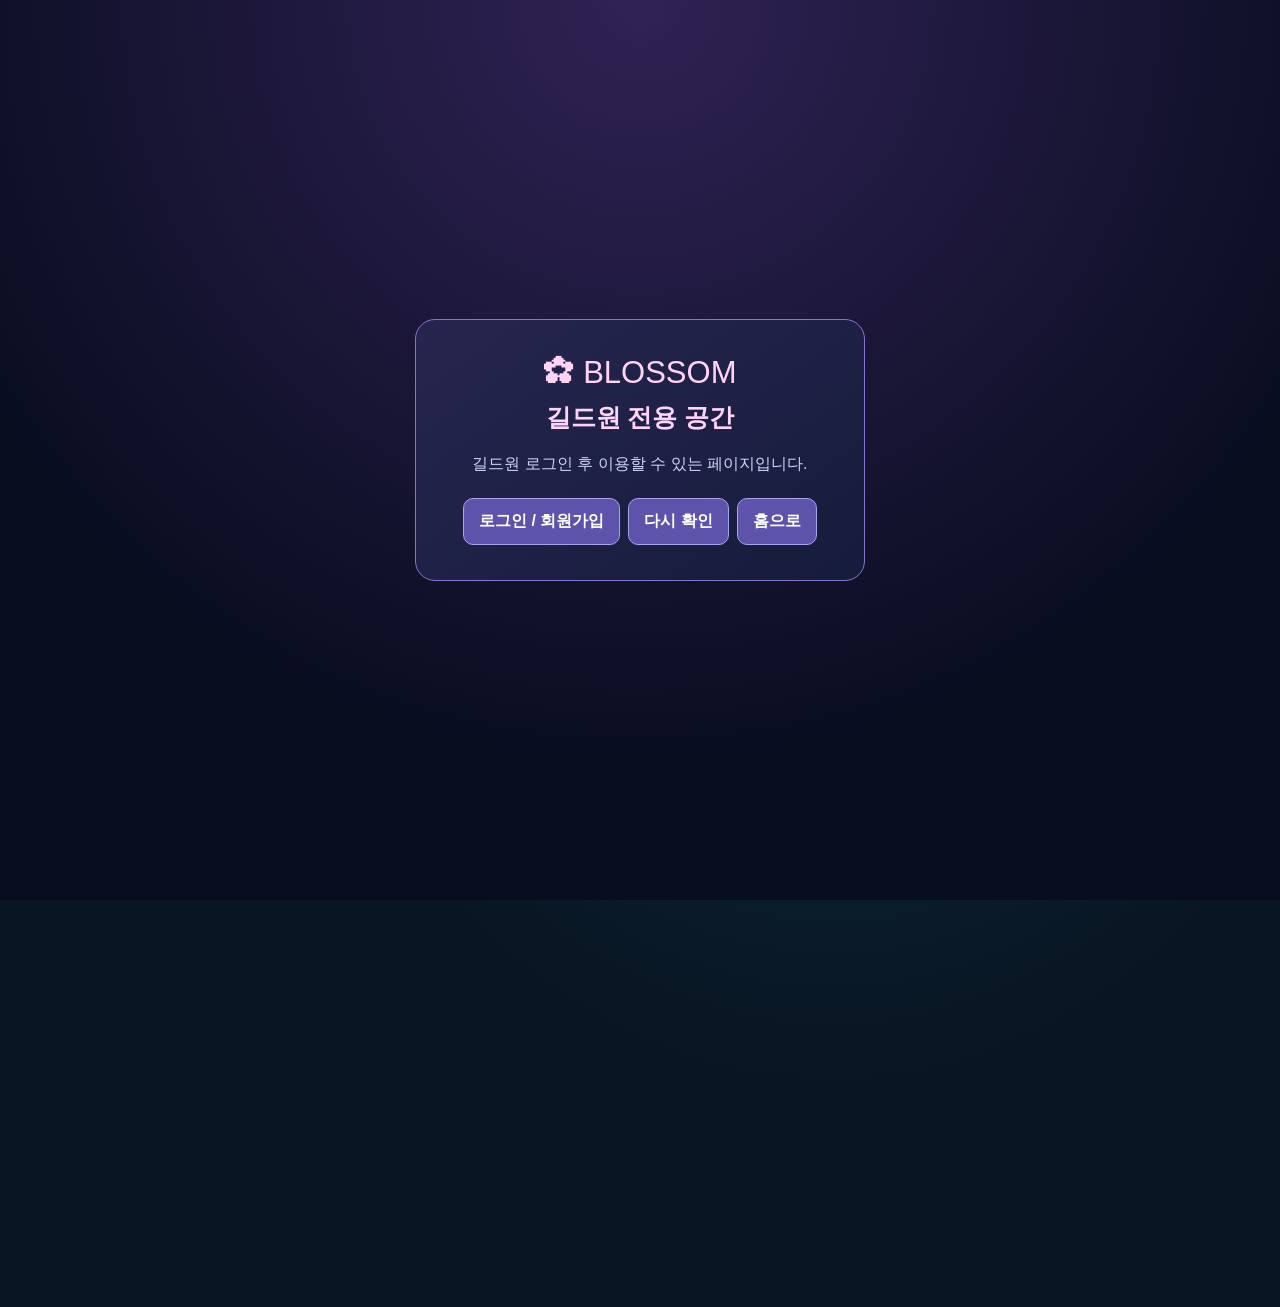
<file: timer.html>
<!DOCTYPE html>
<html lang="ko">
<head>
<meta charset="UTF-8"><meta name="viewport" content="width=device-width,initial-scale=1">
<meta name="theme-color" content="#0a1025">
<title>BLOSSOM | 버프 타이머</title>
<style>
:root{--bg:#090d20;--card:#161d3e;--card2:#25264e;--line:#5f62a7;--text:#f8f5ff;--sub:#c2cbea;--pink:#f3a4f4;--cyan:#86e9ff;--mint:#71edbc}
*{box-sizing:border-box}body{margin:0;background:radial-gradient(ellipse at 50% 0,#29225b 0,transparent 62%),var(--bg);font-family:'Malgun Gothic','Apple SD Gothic Neo',sans-serif;color:var(--text);min-height:100vh}a{color:inherit;text-decoration:none}button,input,select{font:inherit}button{cursor:pointer}button:disabled,input:disabled,select:disabled{cursor:wait;opacity:.6}.wrap{max-width:1300px;margin:auto;padding:0 25px}.top{border-bottom:1px solid #6d6ab580;background:#10142eea;position:sticky;top:0;z-index:10;backdrop-filter:blur(14px)}.nav{display:flex;justify-content:space-between;align-items:center;min-height:74px;gap:12px;flex-wrap:wrap}.brand{font-size:25px;font-weight:900;font-style:italic;color:#ffd4ff;text-shadow:0 0 15px #cf70fc}.brand small{display:block;font-size:9px;letter-spacing:3px;color:#bdc6ee;font-style:normal}.navlinks{display:flex;gap:13px;align-items:center;flex-wrap:wrap;font-size:13px}.navlinks a:hover{color:var(--cyan)}.headline{display:flex;align-items:center;justify-content:space-between;gap:14px;flex-wrap:wrap;margin:30px 0 25px}.eyebrow{letter-spacing:3px;font-size:12px;font-weight:800;color:var(--cyan)}h1{font-size:clamp(26px,4vw,40px);margin:11px 0 8px}h2{font-size:20px;margin:0 0 8px}.lead,.desc{color:var(--sub);line-height:1.75;font-size:14px}.panel{background:linear-gradient(135deg,#22254d,#141c3c);border:1px solid #7774c3;border-radius:17px;padding:24px;margin:18px 0;box-shadow:0 10px 27px #0103137d}.panel-head{display:flex;justify-content:space-between;align-items:center;gap:12px;flex-wrap:wrap;padding-bottom:17px;border-bottom:1px solid #565b99;margin-bottom:18px}.badge{display:inline-block;padding:8px 12px;border:1px solid #716eb5;border-radius:99px;color:#d7ccfd;font-size:12px;font-weight:800}.btn{padding:11px 17px;border-radius:10px;border:1px solid #9984e7;color:#fff;background:linear-gradient(110deg,#6655b7,#ae70d1);font-weight:800}.secondary{background:#20294c;color:#e0e7ff;border:1px solid #737ec0;padding:10px 14px;border-radius:9px;font-weight:800}.danger{background:#492a45;color:#ffe0e8;border:1px solid #ba7197;padding:10px 14px;border-radius:9px}.btn:hover,.secondary:hover,.danger:hover{filter:brightness(1.17)}.status{min-height:27px;font-size:13px;color:#84ffd4;margin:12px 0}.status.error{color:#ffb3cb}.empty{border:1px dashed #7279ba;border-radius:13px;padding:27px;text-align:center;color:#b6c4ec;line-height:1.8}.buff-grid{display:grid;grid-template-columns:repeat(2,minmax(0,1fr));gap:15px}.buff-card{border:1px solid #6869ae;border-radius:15px;padding:18px;background:linear-gradient(130deg,#282a57,#171f42)}.buff-card.running{border-color:#5dceb9}.buff-title{display:flex;align-items:center;gap:13px}.buff-icon{width:52px;height:52px;image-rendering:pixelated;object-fit:contain;border-radius:10px;border:1px solid #8476b8;background:#080c1c;padding:5px}.buff-title-text{min-width:0;flex:1}.buff-title-text strong{font-size:19px;display:block;overflow-wrap:anywhere}.buff-title-text small{display:block;color:#b8c6e9;margin-top:5px;font-size:12px}.count-row{display:flex;align-items:center;justify-content:space-between;gap:13px;margin:16px 0}.clock{font-size:clamp(24px,3vw,34px);font-weight:900;color:#8defff;letter-spacing:1px;font-variant-numeric:tabular-nums}.clock.finished{color:#ffb1d4}.clock-state{font-size:12px;color:#c5d1ec;text-align:right}.bar{height:7px;background:#0d1631;border-radius:99px;overflow:hidden}.bar>span{display:block;width:0;height:100%;background:linear-gradient(90deg,#73e0f8,#f0a5e9);transition:width .8s linear}.editor-grid{display:grid;grid-template-columns:repeat(2,minmax(0,1fr));gap:11px;margin:19px 0 12px}.field{display:flex;flex-direction:column;gap:6px;font-size:12px;font-weight:800;color:#cfd8fb}.field input:not([type=range]),.field select{width:100%;min-height:39px;background:#101830;color:white;border:1px solid #757cbb;border-radius:8px;padding:8px 10px;outline:none}.field select:focus,.field input:focus{border-color:#85dfff}.vol-row{display:flex;align-items:center;gap:10px;height:39px}.vol-row input{width:100%;accent-color:#e8a9f4;cursor:pointer}.vol-row output{min-width:45px;text-align:right;color:#ffd4fc;font-weight:900;font-size:12px}.actions{display:flex;gap:8px;flex-wrap:wrap;margin-top:14px}.actions button{flex:1 0 auto}.note{font-size:12px;color:#aebbdf;line-height:1.75;margin-top:11px}.custom-grid{display:grid;grid-template-columns:repeat(2,minmax(0,1fr));gap:12px}.form-actions{display:flex;gap:10px;flex-wrap:wrap;margin-top:18px}.admin-list{display:grid;gap:10px}.admin-row{display:flex;align-items:center;justify-content:space-between;gap:13px;flex-wrap:wrap;background:#1b2448;border:1px solid #626da7;padding:12px 14px;border-radius:12px}.admin-row.off{opacity:.65}.admin-name{display:flex;align-items:center;gap:9px}.admin-name img{width:36px;height:36px;image-rendering:pixelated}.admin-row small{display:block;color:#b7c7eb;font-size:11px;margin-top:5px}.admin-actions{display:flex;gap:6px}.admin-actions button{font-size:12px;padding:8px 11px}.footer{border-top:1px solid #353f74;margin-top:25px;padding:22px 0 35px;color:#a9b7db;font-size:12px} [hidden]{display:none!important}
html:not([data-blossom-access="approved"]) body > :not(#blossom-access-gate){visibility:hidden!important}#blossom-access-gate{position:fixed;inset:0;z-index:2147483647;display:flex;align-items:center;justify-content:center;padding:20px;background:radial-gradient(circle at 50% 0%,#302255,#090d20 70%);text-align:center;visibility:visible!important}#blossom-access-gate .gate-card{width:min(450px,100%);background:linear-gradient(145deg,#26254f,#161c3b);border:1px solid #8475d0;border-radius:20px;padding:35px 25px}#blossom-access-gate h2{font-size:25px;color:#ffd4fc;margin:10px 0}#blossom-access-gate p{color:#ced5f8;line-height:1.8}#blossom-access-gate .gate-actions{display:flex;gap:8px;flex-wrap:wrap;justify-content:center;margin-top:20px}#blossom-access-gate .gate-actions a,#blossom-access-gate .gate-actions button{background:#5e53aa;color:white;border:1px solid #aaa2ea;border-radius:10px;padding:12px 15px;font-weight:800;text-decoration:none}html[data-blossom-access="approved"] #blossom-access-gate{display:none!important}
@media(max-width:900px){.buff-grid{grid-template-columns:1fr}}@media(max-width:600px){.wrap{padding:0 14px}.nav{padding:13px 0}.panel{padding:16px}.editor-grid,.custom-grid{grid-template-columns:1fr}.buff-card{padding:15px}.count-row{gap:6px}.navlinks{gap:9px;font-size:12px}}
</style>
<link rel="stylesheet" href="blossom-skins.css"><script src="blossom-session.js"></script>

<link rel="stylesheet" href="blossom-unified-nav.css?v=18.3">
<script defer src="blossom-unified-nav.js?v=18.3"></script>
</head><body>
<div id="blossom-access-gate" role="status" aria-live="polite"><div class="gate-card"><div style="font-size:31px;color:#ffd5f6">✿ BLOSSOM</div><h2>길드원 전용 공간</h2><p data-gate-message>로그인 상태를 확인하고 있어요...</p><div class="gate-actions"><a href="auth.html#login" data-gate-login>로그인 / 회원가입</a><button type="button" data-gate-retry>다시 확인</button><a href="index.html">홈으로</a></div></div></div>
<header class="top"><div class="wrap nav"><a class="brand" href="index.html">✿ BLOSSOM<small>DIGITAL WORLD GUILD</small></a><nav class="navlinks"><a href="index.html">⌂ 홈</a><a href="todo.html">☑ 숙제</a><a href="event.html">▦ 이벤트</a><a href="shop.html">🌸 포인트 상점</a><a href="mini.html" target="_blank" rel="noopener">▣ 미니 타이머 ↗</a><a href="tips.html">📚 꿀팁</a><a href="help.html">🤝 도움 인증</a><a href="auth.html">♙ 내 계정</a></nav></div></header>
<main class="wrap">
<div class="headline"><div><div class="eyebrow">BLOSSOM BUFF MANAGER</div><h1>◷ 버프 타이머</h1><p class="lead">길드 기본 버프도 내 취향대로 설정! 알림음·볼륨·시간·실행 상태까지 계정별 저장됩니다.</p></div><div><span class="badge" id="memberBadge">회원 확인 중</span><div style="margin-top:10px;display:flex;gap:8px;flex-wrap:wrap;justify-content:flex-end"><a class="btn" href="mini.html" target="_blank" rel="noopener" aria-label="미니 타이머 새 창으로 열기">▣ 미니 타이머 열기 ↗</a><button class="secondary" id="refreshBtn" type="button">⟳ 서버 새로고침</button></div></div></div>
<section class="panel"><div class="panel-head"><div><h2>✦ 길드 기본 버프</h2><p class="desc">관리자가 제공한 기본값을 누구나 자기 계정에서 수정할 수 있어요.</p></div><span class="badge" id="baseCount">0개</span></div><div id="defaultList" class="buff-grid"><div class="empty">버프 목록을 불러오는 중...</div></div></section>
<section class="panel"><div class="panel-head"><div><h2>✿ 내 버프</h2><p class="desc">내가 직접 만든 버프는 나에게만 보이고, 페이지를 닫아도 설정이 남아요.</p></div><span class="badge" id="myCount">0개</span></div><div id="personalList" class="buff-grid"><div class="empty">불러오는 중...</div></div>
<form id="personalForm" style="margin-top:25px;border-top:1px solid #545a94;padding-top:20px"><h2 id="personalHeading">✚ 내 버프 추가</h2><div class="custom-grid"><label class="field">버프 이름<input id="myName" required maxlength="60" placeholder="예: 던전 공격력 버프"></label><label class="field">아이콘<select id="myIcon"><option value="booster">부스터</option><option value="integration">통합</option><option value="blessing">축복</option></select></label><label class="field">버프 지속 시간 (분)<input id="myMinutes" type="number" min="1" max="10080" value="60" required></label><label class="field">알림음<select id="mySound"><option value="digivice">① 디지바이스 효과음</option><option value="digivice_alert">② 디지바이스 알림</option><option value="voice">③ 음성 알림</option></select></label><label class="field">알림음 볼륨<div class="vol-row"><input id="myVolume" type="range" min="0" max="100" value="70"><output id="myVolumeText">70%</output></div></label></div><div class="form-actions"><button type="submit" class="btn" id="mySubmit">＋ 내 버프 추가</button><button type="button" class="secondary" id="mySoundPreview">♪ 알림음 미리듣기</button><button type="button" class="secondary" id="myCancel" hidden>수정 취소</button></div></form>
</section>
<section class="panel" id="adminPanel" hidden><div class="panel-head"><div><h2>⚙ 길드 기본 버프 관리</h2><p class="desc">운영진 이상만 모든 길드원에게 적용되는 기본값을 등록·수정할 수 있습니다.</p></div><span class="badge">관리자 전용</span></div><form id="adminForm"><div class="custom-grid"><label class="field">기본 버프 이름<input id="adminName" required maxlength="60" placeholder="예: 부스터"></label><label class="field">아이콘<select id="adminIcon"><option value="booster">부스터</option><option value="integration">통합</option><option value="blessing">축복</option></select></label><label class="field">기본 지속 시간 (분)<input id="adminMinutes" type="number" min="1" max="10080" value="60" required></label><label class="field">기본 알림음<select id="adminSound"><option value="digivice">① 디지바이스 효과음</option><option value="digivice_alert">② 디지바이스 알림</option><option value="voice">③ 음성 알림</option></select></label><label class="field">기본 볼륨<div class="vol-row"><input id="adminVolume" type="range" min="0" max="100" value="70"><output id="adminVolumeText">70%</output></div></label></div><div class="form-actions"><button type="submit" class="btn" id="adminSubmit">＋ 기본 버프 등록</button><button type="button" class="secondary" id="adminSoundPreview">♪ 알림음 미리듣기</button><button type="button" class="secondary" id="adminCancel" hidden>수정 취소</button></div></form><div style="border-top:1px solid #535b91;margin:24px 0 16px"></div><div class="admin-list" id="adminList"></div></section>
<p id="buffMessage" class="status" role="status" aria-live="polite"></p><p class="note">※ 종료 시 알림음은 브라우저에서 재생돼요. 알림을 들으려면 한 번 이상 페이지에서 버튼을 눌러야 하며, 브라우저·기기가 닫혀 있거나 절전 중이면 제시간 알림은 보장되지 않아요. 볼륨 0%는 무음입니다.</p>
</main><footer class="footer"><div class="wrap">✿ BLOSSOM DIGITAL WORLD GUILD · 버프 설정과 종료 시각은 계정별 Supabase에 저장됩니다.</div></footer>
<script defer src="member-gate.js"></script><script defer src="buff-app.js"></script>
<script defer src="blossom-skin.js"></script></body></html>
</file>
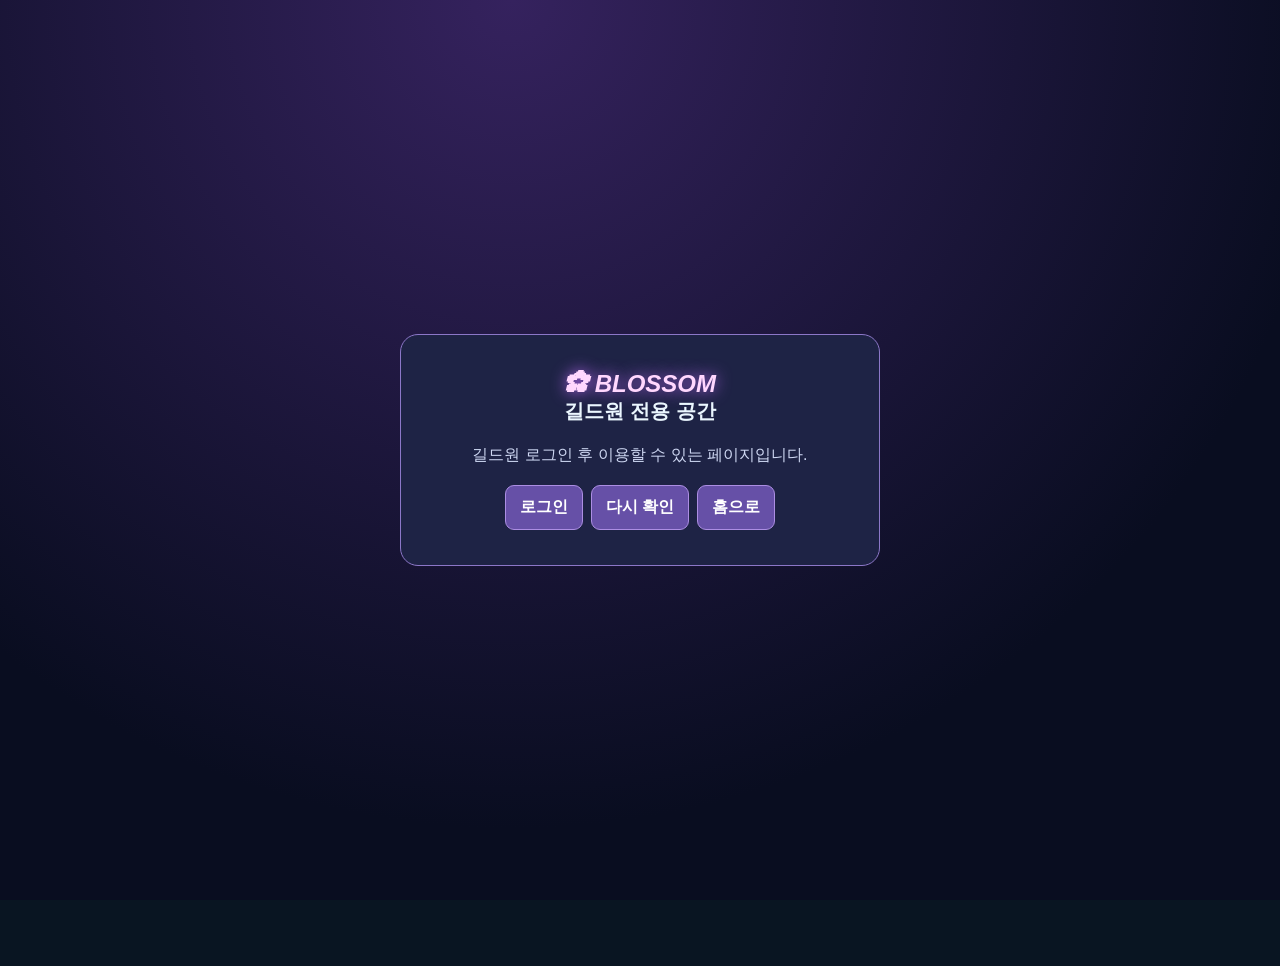
<file: tips.html>
<!doctype html><html lang="ko"><head><meta charset="utf-8"><meta name="viewport" content="width=device-width, initial-scale=1"><meta name="theme-color" content="#080d22"><title>BLOSSOM | 꿀팁 저장소</title>
<link rel="stylesheet" href="blossom-community.css"><link rel="stylesheet" href="blossom-skins.css"><script src="blossom-session.js"></script><script defer src="member-gate.js"></script><script defer src="tips-app.js"></script><script defer src="blossom-skin.js"></script>

<link rel="stylesheet" href="blossom-unified-nav.css?v=18.3">
<script defer src="blossom-unified-nav.js?v=18.3"></script>
</head><body>
<div id="blossom-access-gate" role="status"><div class="gate-card"><div class="brand">✿ BLOSSOM</div><h2>길드원 전용 공간</h2><p data-gate-message>로그인 상태를 확인하고 있어요...</p><div class="gate-actions"><a data-gate-login href="auth.html?next=tips.html#login">로그인</a><button data-gate-retry type="button">다시 확인</button><a href="index.html">홈으로</a></div></div></div>
<header class="bar-top"><div class="container"><a href="index.html" class="brand">✿ BLOSSOM<small>DIGITAL WORLD GUILD</small></a><nav class="toplinks"><a href="index.html">⌂ 홈</a><a href="event.html">📢 소식</a><a href="tips.html" aria-current="page">📚 꿀팁</a><a href="help.html">🤝 도움 인증</a><a href="shop.html">🛍 상점</a></nav></div></header>
<main class="container"><section class="hero"><div class="eyebrow">BLOSSOM COMMUNITY · KNOWLEDGE ARCHIVE</div><h1>📚 꿀팁 저장소</h1><p class="lead">길드원들이 직접 만드는 디지몬 마스터즈 공략 도서관. 내가 아는 작은 팁도 누군가에게는 큰 도움이 돼요. 승인된 길드원이라면 누구나 바로 글을 올릴 수 있어요.</p><div class="hero-actions"><button class="button" id="newTip">✎ 새 꿀팁 작성</button><a class="outline" href="help.html">🤝 길드 도움 인증소</a></div></section>
<section class="grid-stat"><div class="stat">등록된 꿀팁<strong id="tipCount">—</strong></div><div class="stat">운영진 추천<strong id="featuredCount">—</strong></div><div class="stat">내 즐겨찾기<strong id="bookmarkCount">—</strong></div></section>
<section class="board"><div class="board-head"><div><h2>✨ 길드 공략 찾아보기</h2><div class="muted">검색·카테고리별 분류·추천 공략</div></div><button class="outline" type="button" id="reloadTips">↻ 새로고침</button></div>
<div class="toolbar"><input id="tipSearch" class="search" type="search" placeholder="제목 · 공략 내용 · 닉네임 검색" aria-label="꿀팁 검색"><select id="tipOrder" class="search" style="flex:0 0 150px;min-width:150px"><option value="new">최신순</option><option value="likes">인기순</option></select></div><div class="seg" id="tipCategories"></div><div class="seg" id="tipViews" style="margin:14px 0"><button class="chip active" type="button" data-view="all">전체</button><button class="chip" type="button" data-view="featured">운영진 추천</button><button class="chip" type="button" data-view="bookmarked">내 즐겨찾기</button><button class="chip" type="button" data-view="mine">내 글</button></div><p id="tipStatus" class="message" role="status"></p><div id="tipsList" class="cards"><div class="empty">꿀팁을 불러오는 중...</div></div></section></main>
<dialog class="pop" id="tipEditor" aria-label="꿀팁 작성 및 수정"><h2 id="tipEditorTitle">✎ 꿀팁 작성</h2><form id="tipForm" class="formgrid"><label class="field">카테고리<select id="editCategory" required><option value="newbie">🌱 뉴비 가이드</option><option value="farming">🗺 사냥터</option><option value="spec">⚡ 스펙업</option><option value="raid">⚔ 레이드</option><option value="economy">💰 재화·파밍</option><option value="other">✨ 기타</option></select></label><label class="field">제목<input id="editTitle" required minlength="2" maxlength="120" placeholder="예: 초보 테이머가 놓치기 쉬운 5가지"></label><label class="field full">내용<textarea id="editContent" required minlength="5" maxlength="10000" placeholder="여기에 경험과 공략을 적어 주세요."></textarea></label><label class="field full">스크린샷 (최대 6장 · 여러 장 선택 가능)<input id="editImage" type="file" multiple accept="image/png,image/jpeg,image/webp"><small class="muted">여러 장을 한꺼번에 선택하거나 나누어 추가할 수 있어요. 선택한 사진은 아래에서 개별 삭제할 수 있습니다.</small></label><div class="field full"><div id="tipPhotoGrid" class="photo-picker" aria-live="polite"></div><small id="tipPhotoCount" class="muted">0 / 6장</small></div><div class="actions field full"><button class="outline" id="cancelTip" type="button">닫기</button><button class="button" id="saveTip" type="submit">등록하기</button></div></form><p id="editorStatus" class="message"></p></dialog>
<dialog class="pop" id="tipDetail" aria-label="꿀팁 상세 내용"><div class="tags" id="detailTags"></div><h2 id="detailTitle" style="margin:15px 0"></h2><p class="post-meta" id="detailMeta"></p><div id="detailGallery" class="photo-gallery" aria-label="공략 스크린샷"></div><div id="detailText" class="detail-content"></div><div class="post-actions" id="detailActions"></div><h2 style="margin-top:25px">💬 댓글</h2><div id="commentList" class="comments"></div><form id="commentForm" style="margin-top:15px;display:flex;gap:9px"><input id="commentText" class="search" maxlength="1200" required placeholder="따뜻한 댓글을 남겨 주세요"><button type="submit" class="button">등록</button></form><div class="actions"><button id="closeDetail" class="outline" type="button">닫기</button></div><p id="detailStatus" class="message"></p></dialog>
<footer class="foot">✿ BLOSSOM DIGITAL WORLD GUILD · 길드원들의 지식이 쌓이는 공간</footer></body></html>
</file>
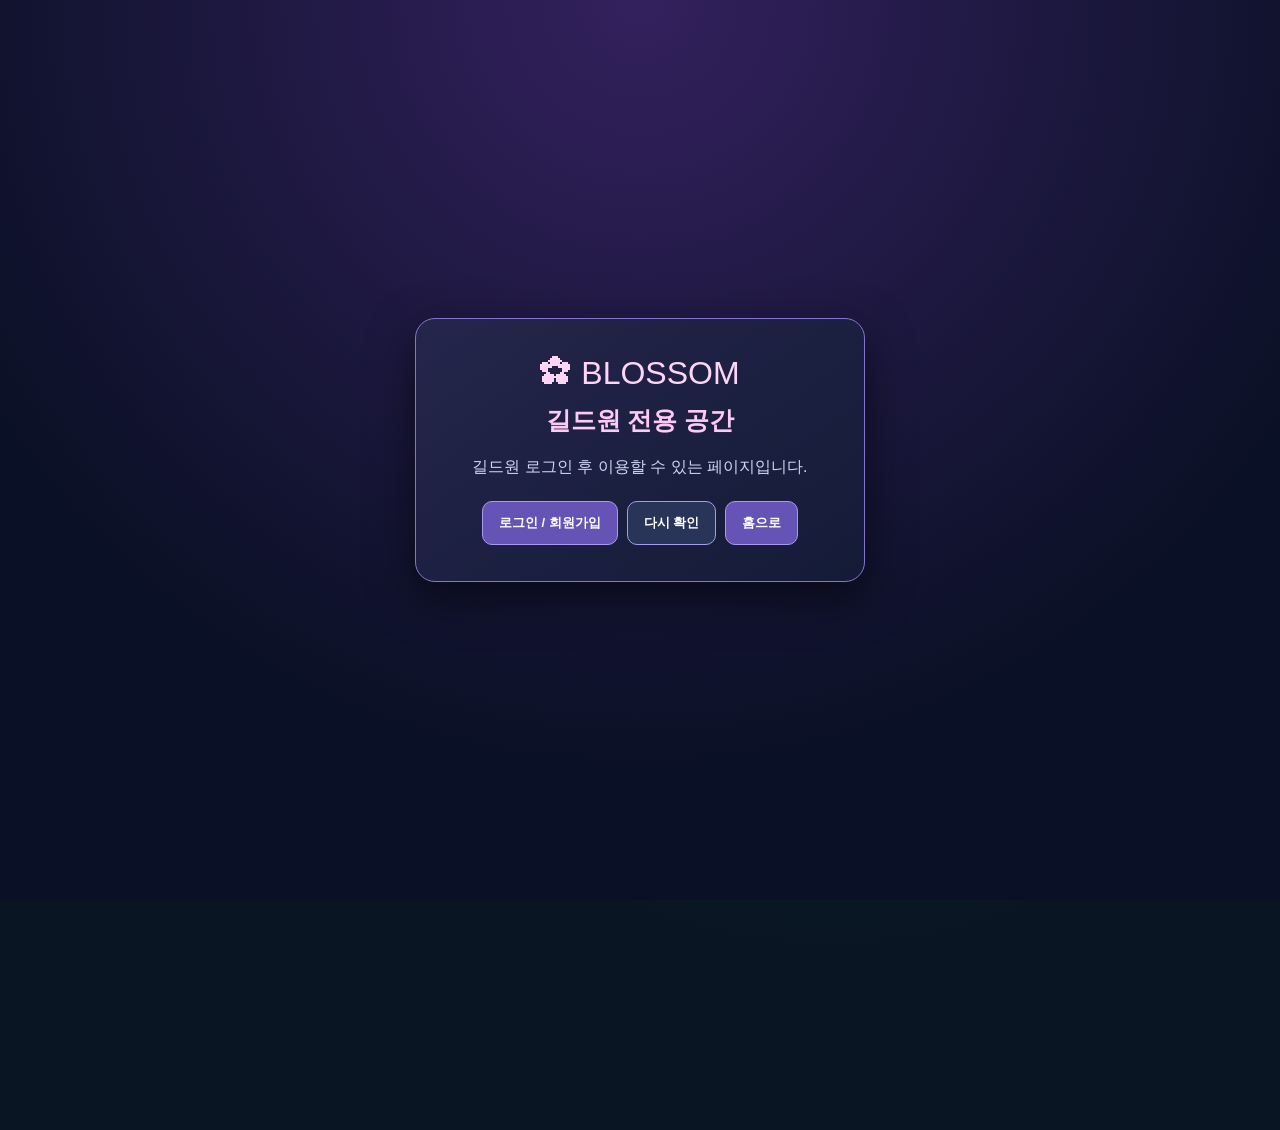
<file: todo.html>
<!doctype html>
<html lang="ko">
<head>
<meta charset="utf-8">
<meta name="viewport" content="width=device-width,initial-scale=1">
<meta name="theme-color" content="#0b1028">
<title>BLOSSOM | 숙제 체크리스트</title>
<style>
:root{color-scheme:dark;--bg:#090d20;--panel:#171d3d;--panel2:#20254e;--line:#595c9f;--pink:#f3a4f4;--blue:#80e4ff;--mint:#83ffd0;--text:#f5f3ff;--muted:#b7c3e5}*{box-sizing:border-box}
body{margin:0;background:radial-gradient(ellipse 75% 380px at 50% 0%,#34316d 0,transparent 100%),var(--bg);color:var(--text);font-family:'Malgun Gothic','Apple SD Gothic Neo',sans-serif;min-height:100vh}
a{color:inherit;text-decoration:none}button,input,select{font:inherit}button{cursor:pointer}button:disabled,select:disabled{opacity:.55;cursor:not-allowed}
.wrap{max-width:1230px;margin:auto;padding:0 25px}
.top{background:#10142fe8;border-bottom:1px solid #6a65a6;backdrop-filter:blur(14px);position:sticky;top:0;z-index:10}
.nav{display:flex;align-items:center;justify-content:space-between;gap:20px;min-height:78px}.brand{font-size:27px;font-weight:900;font-style:italic;color:#ffd9fe;text-shadow:0 0 17px #c75cf5}.brand small{display:block;font-style:normal;font-size:10px;letter-spacing:2.5px;color:#bcc7f4}
.navlinks{display:flex;gap:14px;align-items:center;flex-wrap:wrap;font-size:13px;font-weight:700;color:#cdd4f9}.navlinks a:hover{color:#f6a9f5}
main{padding:32px 0 72px}.eyebrow{font-weight:900;color:var(--blue);letter-spacing:3px;font-size:12px}.headline{display:flex;align-items:center;justify-content:space-between;gap:22px;flex-wrap:wrap;margin:0 0 22px}.headline h1{font-size:clamp(30px,5vw,52px);margin:10px 0;font-style:italic;text-shadow:0 0 24px #a14ed9}.lead{color:var(--muted);line-height:1.8;margin:8px 0}.badge{display:inline-block;border:1px solid #7269c4;border-radius:999px;padding:9px 13px;background:#232652;font-size:12px;color:#d5d6ff}
.overview{display:grid;grid-template-columns:repeat(3,minmax(0,1fr));gap:14px;margin-bottom:23px}.summary{background:linear-gradient(145deg,#252654,#141b38);border:1px solid #6c67ae;border-radius:16px;padding:20px;box-shadow:0 8px 35px #0506154d}.summary label{display:block;font-size:12px;color:var(--muted);margin-bottom:8px}.summary strong{font-size:29px;color:#f9d0fa}.summary small{display:block;margin-top:8px;color:#bed0ef;font-size:12px}.summary .meter{margin-top:12px}
.meter{height:8px;background:#3b426d;border-radius:50px;overflow:hidden}.fill{height:100%;width:0;background:linear-gradient(90deg,#69dfff,#e3a4f8);transition:width .2s}
.panel{background:linear-gradient(135deg,#24254b,#131b38);border:1px solid #726abd;border-radius:18px;padding:22px;box-shadow:0 9px 28px #02041470;margin:18px 0}
.toolbar{display:flex;justify-content:space-between;align-items:center;gap:14px;flex-wrap:wrap;margin-bottom:18px}.tabs{display:flex;gap:8px;flex-wrap:wrap}.tab,.secondary,.small{border:1px solid #757bc2;background:#1b2448;color:white;border-radius:10px;padding:10px 15px;font-weight:800}.tab.active{background:linear-gradient(115deg,#5e58ae,#a568cb);border-color:#e4baff}.btn{background:linear-gradient(110deg,#6456ba,#b06ed5);border:1px solid #b093ec;color:white;border-radius:10px;font-weight:900;padding:12px 18px}.danger{border-color:#ae6888;background:#512d4d;color:#ffd6e1}
.section-header{display:flex;align-items:center;justify-content:space-between;gap:10px;flex-wrap:wrap;padding-bottom:16px;border-bottom:1px solid #535a95}.section-header h2{margin:0;font-size:22px}.section-header p{font-size:12px;color:var(--muted);margin:7px 0 0}
.todo-grid{display:grid;grid-template-columns:repeat(2,minmax(0,1fr));gap:13px;margin:18px 0 5px}.task{border:1px solid #6265a3;border-radius:14px;background:linear-gradient(135deg,#262852,#181f41);padding:19px;min-width:0;transition:border-color .2s}.task.is-done{border-color:#4ba88d;background:linear-gradient(135deg,#1c3b47,#192743)}
.task-top{display:flex;justify-content:space-between;align-items:flex-start;gap:12px}.task-title{margin:0;font-size:17px;line-height:1.6;overflow-wrap:anywhere}.task-meta{font-size:12px;color:#bfcbef;display:flex;align-items:center;gap:7px;flex-wrap:wrap;margin-top:7px}.task-label{border:1px solid #6e70aa;border-radius:99px;padding:3px 8px;background:#30325b}.task-label.custom{color:#ffcced;border-color:#bd78b1}.task-target{display:flex;align-items:center;gap:7px;white-space:nowrap;font-size:12px;color:#dce5ff}.task-target select{padding:7px 5px;max-width:75px}
.task-progress{display:flex;align-items:center;justify-content:space-between;gap:10px;margin:20px 0 10px}.number-control{display:flex;align-items:center;gap:8px}.number-control button{padding:5px 11px;font-size:18px;min-width:34px}.number-control strong{color:var(--blue);min-width:56px;text-align:center}.check-wrap{display:flex;gap:8px;align-items:center;font-weight:800;font-size:13px;cursor:pointer}.check-wrap input{accent-color:#78e9bc;width:20px;height:20px;margin:0}.check-wrap.is-done{color:#98f9c7}
.task-foot{display:flex;justify-content:space-between;align-items:center;gap:10px;flex-wrap:wrap;margin-top:12px}.task-foot span{font-size:11px;color:var(--muted)}.task-foot button{font-size:12px;padding:6px 10px}.empty{border:1px dashed #616998;border-radius:14px;text-align:center;padding:35px 15px;color:var(--muted);line-height:1.9;margin-top:15px}.notice{font-size:13px;line-height:1.8;color:#c6d3f5}.status{min-height:22px;color:#88f4cb;font-size:13px}.status.error{color:#ffb5c7}
.form-grid{display:grid;grid-template-columns:minmax(150px,1.8fr) minmax(135px,1fr) minmax(135px,1fr) auto;align-items:end;gap:11px;margin-top:17px}.field{display:flex;flex-direction:column;gap:8px;font-weight:800;font-size:12px;color:#ccd4f3}.field input,.field select,select{width:100%;min-height:40px;border:1px solid #7779ba;border-radius:9px;background:#111934;color:white;padding:9px 11px;outline:none}.field input:focus,.field select:focus,select:focus{border-color:#86e7ff;box-shadow:0 0 0 2px #70e4ff33}.field button{min-height:40px}.form-actions{display:flex;gap:8px;align-items:end}.form-actions button{white-space:nowrap}
.admin-list{display:flex;flex-direction:column;gap:9px;margin-top:20px}.admin-row{display:flex;justify-content:space-between;align-items:center;gap:12px;flex-wrap:wrap;border:1px solid #5b608f;border-radius:11px;padding:13px 15px;background:#181f42}.admin-row.off{opacity:.65}.admin-row small{display:block;color:var(--muted);margin-top:5px}.admin-row button{padding:8px 12px;font-size:12px}.legend{display:flex;gap:16px;flex-wrap:wrap;font-size:12px;color:#c3ccee}.legend b{color:#f7c7f6}.footer{border-top:1px solid #333e71;padding:25px 0;color:#9daed2;font-size:12px}[hidden]{display:none!important}
/* 이전 회원 전용 접근 검사와 연계 */
html:not([data-blossom-access="approved"]) body > :not(#blossom-access-gate){visibility:hidden!important}
#blossom-access-gate{position:fixed;inset:0;z-index:2147483647;display:flex;align-items:center;justify-content:center;padding:20px;background:radial-gradient(circle at 50% 0%,#33215e,#0a1025 70%);text-align:center;visibility:visible!important}
#blossom-access-gate .gate-card{width:min(450px,100%);background:linear-gradient(145deg,#24254b,#141b37);border:1px solid #8475d0;border-radius:20px;padding:36px 24px;box-shadow:0 15px 45px #0008}
#blossom-access-gate h2{color:#ffc9f5;margin:12px 0;font-size:25px}#blossom-access-gate p{color:#d0d7f6;line-height:1.8}
#blossom-access-gate .gate-actions{display:flex;gap:9px;justify-content:center;flex-wrap:wrap;margin-top:20px}#blossom-access-gate .gate-actions a,#blossom-access-gate .gate-actions button{background:#6553b6;color:#fff;border:1px solid #a89af0;border-radius:10px;padding:12px 16px;font-weight:800;font-size:13px;text-decoration:none}#blossom-access-gate .gate-actions button{background:#293459}html[data-blossom-access="approved"] #blossom-access-gate{display:none!important}
@media(max-width:820px){.todo-grid{grid-template-columns:1fr}.form-grid{grid-template-columns:repeat(2,minmax(0,1fr))}.form-grid .form-actions{grid-column:1/-1}.form-grid .form-actions .btn{flex:1}}
@media(max-width:580px){.wrap{padding:0 14px}.nav{flex-wrap:wrap;padding:13px 0}.navlinks{gap:11px}.overview{grid-template-columns:repeat(2,minmax(0,1fr))}.overview .summary:last-child{grid-column:1/-1}.summary{padding:15px}.panel{padding:16px}.task{padding:15px}.task-top{flex-wrap:wrap}.form-grid{grid-template-columns:1fr}.form-grid .form-actions{grid-column:auto}.toolbar{align-items:flex-start}.headline{margin-top:5px}}
</style>
<link rel="stylesheet" href="blossom-skins.css"><script src="blossom-session.js"></script>

<link rel="stylesheet" href="blossom-unified-nav.css?v=18.3">
<script defer src="blossom-unified-nav.js?v=18.3"></script>
</head>
<body>
<div id="blossom-access-gate" role="status" aria-live="polite">
  <div class="gate-card"><div style="font-size:32px;color:#ffd5f6">✿ BLOSSOM</div><h2>길드원 전용 공간</h2>
    <p data-gate-message>길드원 인증을 확인하고 있어요...</p>
    <div class="gate-actions"><a href="auth.html#login" data-gate-login>로그인 / 회원가입</a><button type="button" data-gate-retry>다시 확인</button><a href="index.html">홈으로</a></div>
  </div>
</div>
<header class="top"><div class="wrap nav"><a class="brand" href="index.html">✿ BLOSSOM<small>DIGITAL WORLD GUILD</small></a><nav class="navlinks"><a href="index.html">⌂ 홈</a><a href="event.html">▦ 이벤트</a><a href="timer.html">◷ 버프 타이머</a><a href="shop.html">🌸 포인트 상점</a><a href="auth.html">♙ 내 계정</a></nav></div></header>
<main class="wrap">
  <div class="headline"><div><div class="eyebrow">GUILD TASK MANAGER</div><h1>☑ 숙제 체크리스트</h1><p class="lead">길드 공용 숙제 + 나만의 개인 숙제. 횟수와 진행도는 내 계정에 안전하게 저장돼요.</p></div><span class="badge" id="ownerBadge">길드원 정보 확인 중</span></div>
  <section class="overview" aria-label="숙제 통계"><div class="summary"><label>오늘의 숙제</label><strong id="dailyNumber">0 / 0</strong><div class="meter"><div class="fill" id="dailyBar"></div></div><small>매일 00:00 초기화 (한국 시간)</small></div><div class="summary"><label>이번 주 숙제</label><strong id="weeklyNumber">0 / 0</strong><div class="meter"><div class="fill" id="weeklyBar"></div></div><small>매주 화요일 00:00 초기화</small></div><div class="summary"><label>다음 초기화</label><strong id="nextReset">--:--</strong><small id="resetHint">한국 시간 기준</small></div></section>
  <section class="panel"><div class="toolbar"><div class="tabs" role="tablist" aria-label="숙제 분류"><button class="tab active" type="button" data-cycle="daily" aria-selected="true">☀ 일일 숙제</button><button class="tab" type="button" data-cycle="weekly" aria-selected="false">✦ 주간 숙제</button></div><button id="reload" class="secondary" type="button">⟳ 서버에서 새로고침</button></div><div class="section-header"><div><h2 id="listTitle">☀ 일일 숙제</h2><p id="listSub">완료 체크와 횟수를 변경하면 자동 저장돼요.</p></div><span class="badge" id="countBadge">0개 숙제</span></div><div id="taskList" class="todo-grid" aria-live="polite"><div class="empty">숙제 데이터를 불러오는 중...</div></div><p id="saveMessage" class="status" role="status" aria-live="polite"></p><p class="notice">관리자 기본 숙제는 이름·분류를 수정할 수 없지만, <b>목표 횟수는 길드원마다 1~20회로 조정</b>할 수 있어요. 개인 숙제는 직접 수정하거나 삭제할 수 있습니다.</p></section>
  <section class="panel" id="myTasks"><div class="section-header"><div><h2>✚ 내 숙제 추가</h2><p>내가 만든 숙제는 다른 길드원에게 보이지 않고, 초기화되어도 목록에서 사라지지 않아요.</p></div><span class="badge">개인 전용</span></div><form id="personalForm" class="form-grid"><label class="field">숙제 이름<input id="myTitle" required maxlength="80" placeholder="예: 카이저 일일 던전"></label><label class="field">숙제 종류<select id="myCycle"><option value="daily">일일 숙제</option><option value="weekly">주간 숙제</option></select></label><label class="field">목표 횟수<select id="myTarget"></select></label><div class="form-actions"><button id="mySubmit" class="btn" type="submit">내 숙제 추가</button><button id="myCancel" class="secondary" type="button" hidden>취소</button></div></form></section>
  <section class="panel" id="adminPanel" hidden><div class="section-header"><div><h2>⚙ 길드 기본 숙제 관리</h2><p>운영진 이상만 기본 숙제를 등록·수정·숨김 처리할 수 있어요. 일반 회원에게는 이 관리 기능이 보이지 않아요.</p></div><span class="badge">관리자 권한</span></div><form id="templateForm" class="form-grid"><label class="field">기본 숙제 이름<input id="adminTitle" required maxlength="80" placeholder="예: 일일 길드 퀘스트"></label><label class="field">분류<select id="adminCycle"><option value="daily">일일 숙제</option><option value="weekly">주간 숙제</option></select></label><label class="field">권장 횟수<select id="adminTarget"></select></label><div class="form-actions"><button id="adminSubmit" class="btn" type="submit">기본 숙제 등록</button><button id="adminCancel" class="secondary" type="button" hidden>취소</button></div></form><div class="admin-list" id="templateList"></div></section>
  <p class="legend"><span><b>✦ 기본 숙제</b> · 길드 공용 이름, 개인별 목표 횟수</span><span><b>✿ 내 숙제</b> · 나만 수정·삭제 가능</span></p>
</main>
<footer class="footer"><div class="wrap">✿ BLOSSOM DIGITAL WORLD GUILD · 모든 숙제 기록은 로그인 계정별로 저장됩니다.</div></footer>
<script defer src="member-gate.js"></script><script defer src="todo-app.js"></script>
<script defer src="blossom-skin.js"></script></body></html>
</file>
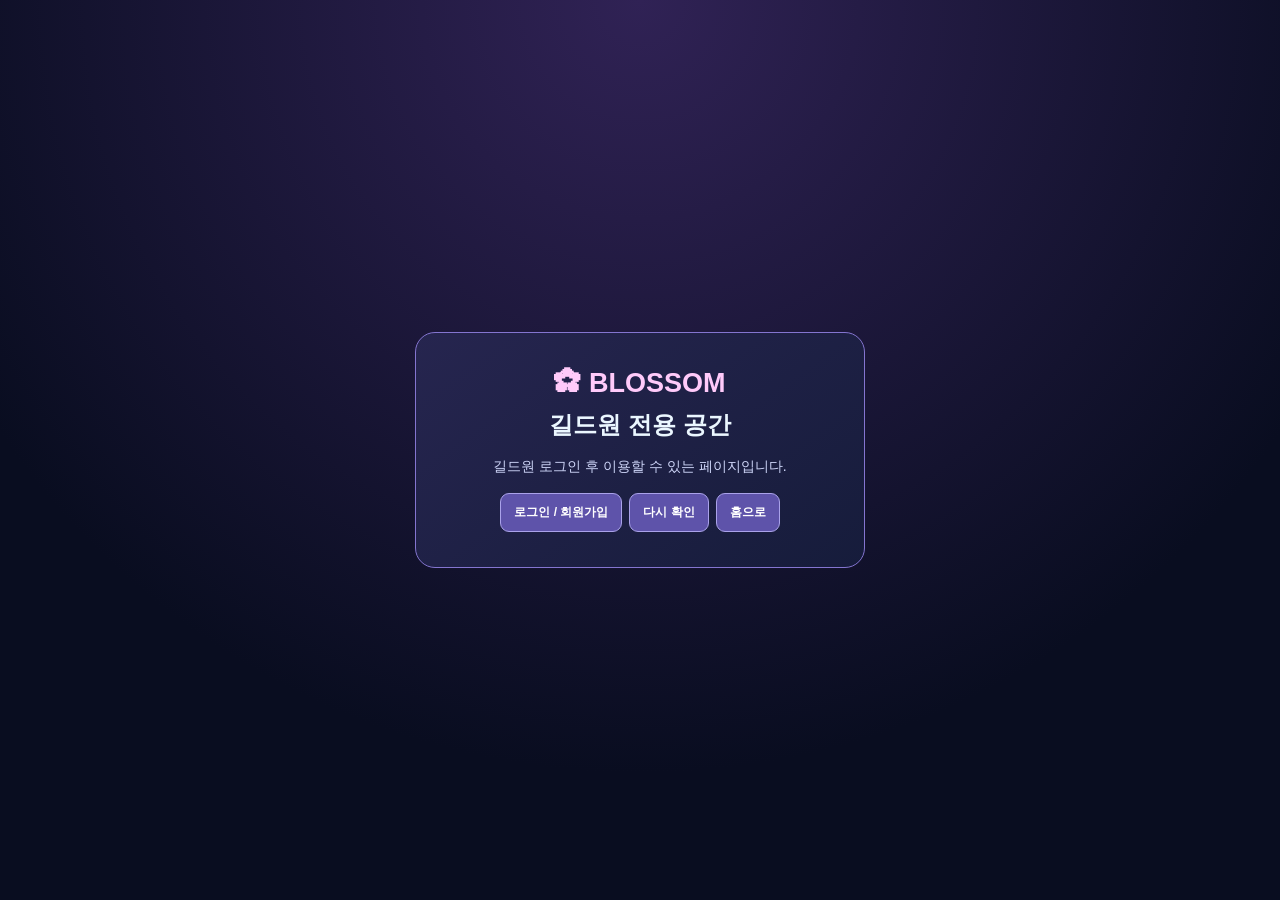
<file: wealth.html>
<!DOCTYPE html>
<html lang="ko">
<head>
  <meta charset="UTF-8">
  <meta name="viewport" content="width=device-width,initial-scale=1">
  <meta name="theme-color" content="#090d20">
  <meta name="description" content="BLOSSOM 길드원 개인 전용 디지몬 마스터즈 T 목표 수익 캘린더">
  <title>BLOSSOM | 나의 T 목표 캘린더</title>
  <link rel="stylesheet" href="wealth.css">
  <link rel="stylesheet" href="blossom-skins.css">
  <script src="blossom-session.js"></script>


<link rel="stylesheet" href="blossom-unified-nav.css?v=18.3">
<script defer src="blossom-unified-nav.js?v=18.3"></script>
</head>
<body>
  <div id="blossom-access-gate" role="status" aria-live="polite">
    <div class="gate-card">
      <div class="gate-brand">✿ BLOSSOM</div>
      <h2>길드원 전용 공간</h2>
      <p data-gate-message>로그인 상태를 확인하고 있어요...</p>
      <div class="gate-actions">
        <a href="auth.html#login" data-gate-login>로그인 / 회원가입</a>
        <button type="button" data-gate-retry>다시 확인</button>
        <a href="index.html">홈으로</a>
      </div>
    </div>
  </div>

  <header class="site-header"><div class="frame top-row">
    <a class="logo" href="index.html">✿ BLOSSOM <small>DIGITAL WORLD GUILD</small></a>
    <nav class="header-links" aria-label="주요 메뉴">
      <a href="index.html">⌂ 홈</a>
      <a href="todo.html">☑ 숙제</a>
      <a href="timer.html">◷ 버프</a>
      <a href="shop.html">🌸 BP 상점</a>
      <a href="wealth.html" class="selected" aria-current="page">💰 목표 수익</a>
    </nav>
  </div></header>

  <main class="frame" id="wealthApp" hidden>
    <section class="hero">
      <div>
        <div class="overline">BLOSSOM WEALTH PLANNER</div>
        <h1>💎 나의 T 목표 캘린더</h1>
        <p>사냥해서 번 T, 주간 던전 수익, 아이템 판매, 지출까지.<br>매일 간단하게 적으면 목표 달성일까지 자동으로 계산돼요.</p>
        <span class="private-pill">🔒 내 계정에만 저장 · 길드원에게 공개되지 않아요</span>
      </div>
      <div class="hero-mark">₮</div>
    </section>

    <p class="notice-line" id="globalMessage" aria-live="polite">개인 수익 기록을 불러오는 중...</p>

    <section class="panel goal-panel">
      <div class="panel-heading"><div><span class="eyebrow">MY TARGET</span><h2>🎯 나의 저축 목표</h2></div><button type="button" id="goalToggle" class="outline-btn" aria-expanded="false">⚙ 목표 설정</button></div>
      <div class="goal-overview">
        <div class="main-goal"><div class="caption" id="goalDisplayName">목표를 설정해 주세요</div><div class="money-pair"><strong id="balanceText">—</strong><span id="goalText">/ —</span></div><div class="goal-bar"><div id="goalBar" class="goal-bar-fill"></div></div><div class="goal-meta"><span id="goalRate">진행률 —</span><span id="goalRemain">남은 목표 —</span></div></div>
        <div class="forecast"><span>목표 달성 예상일</span><strong id="forecastDate">—</strong><small id="forecastDesc">기록을 입력하면 계산해 드릴게요</small></div>
      </div>
      <form id="goalForm" class="goal-form" hidden>
        <label>목표 이름 <input id="goalName" type="text" maxlength="80" value="나의 T 모으기" placeholder="예: 아폴로몬 강화 자금" required></label>
        <label>현재 보유금 (시작 기준) <input id="startingMoney" type="text" inputmode="decimal" autocomplete="off" placeholder="예: 150T 200M" required></label>
        <label>목표 보유금 <input id="goalMoney" type="text" inputmode="decimal" autocomplete="off" placeholder="예: 1000T" required></label>
        <div class="goal-help">시작 보유금은 기록을 시작할 때 가진 T입니다. 변경하면 계산된 현재 보유금도 함께 바뀝니다.</div>
        <div class="goal-buttons"><button type="submit" class="primary-btn" id="saveGoal">목표 저장하기</button><button type="button" class="outline-btn" id="goalCancel">닫기</button></div>
      </form>
    </section>

    <section class="stats-grid" aria-label="개인 수익 요약">
      <article class="stat-card"><span>📈 최근 7일 일평균 순수익</span><strong id="averageText">—</strong><small>기록 없는 날은 0으로 계산</small></article>
      <article class="stat-card"><span>🗓 이번 주 던전 + 판매 수익</span><strong id="dungeonWeekText">—</strong><small>화요일부터 월요일 · 판매액 포함</small></article>
      <article class="stat-card"><span>🌸 오늘 순수익</span><strong id="todayText">—</strong><small>수익 − 지출</small></article>
      <article class="stat-card"><span>💰 누적 순수익</span><strong id="totalText">—</strong><small>시작 보유금 제외</small></article>
    </section>

    <section class="work-grid">
      <section class="panel calendar-panel">
        <div class="panel-heading"><div><span class="eyebrow">DAILY RECORDS</span><h2>📅 날짜별 수익 캘린더</h2></div><div class="calendar-actions"><button id="monthBack" class="icon-btn" type="button" aria-label="이전 달">‹</button><strong id="monthLabel">—</strong><button id="monthNext" class="icon-btn" type="button" aria-label="다음 달">›</button></div></div>
        <div class="week-headers"><span>월</span><span>화</span><span>수</span><span>목</span><span>금</span><span>토</span><span>일</span></div>
        <div class="calendar-grid" id="calendarGrid" role="group" aria-label="수익 기록 날짜 선택"></div>
        <div class="calendar-legend"><span><i class="dot positive"></i>수익</span><span><i class="dot negative"></i>지출 초과</span><span><i class="dot empty"></i>미기록</span><span class="auto-note">날짜를 누르면 바로 기록할 수 있어요</span></div>
      </section>

      <section class="panel editor-panel">
        <div class="panel-heading"><div><span class="eyebrow">QUICK ENTRY</span><h2>✍️ 하루 수익 기록</h2></div><button type="button" class="outline-btn" id="todayButton">오늘</button></div>
        <div class="day-nav"><label for="entryDate">기록 날짜</label><input id="entryDate" type="date" min="2020-01-01" max="2100-12-31"><span class="save-state" id="saveState" aria-live="polite">날짜를 선택해 주세요</span></div>
        <form id="dayForm" autocomplete="off">
          <label class="entry-field"><span>⚔️ 사냥 수익 <small>몹이 떨어뜨린 돈</small></span><div class="entry-input"><input id="huntMoney" type="text" inputmode="decimal" placeholder="예: 12T 500M" aria-label="사냥 수익"><span>T / M / B</span></div></label>
          <label class="entry-field"><span>🏰 주간 던전 직접 수익 <small>던전에서 받은 돈</small></span><div class="entry-input"><input id="dungeonMoney" type="text" inputmode="decimal" placeholder="예: 5T" aria-label="주간 던전 직접 수익"><span>T / M / B</span></div></label>
          <label class="entry-field"><span>💎 아이템 판매 수익 <small>던전 아이템 등을 팔아 받은 돈</small></span><div class="entry-input"><input id="salesMoney" type="text" inputmode="decimal" placeholder="예: 20T" aria-label="아이템 판매 수익"><span>T / M / B</span></div></label>
          <details class="extra-panel"><summary>＋ 기타 수익도 기록하기</summary><label class="entry-field"><span>🌟 기타 수익 <small>사냥·던전 외 현금 수익</small></span><div class="entry-input"><input id="otherMoney" type="text" inputmode="decimal" placeholder="예: 500M" aria-label="기타 수익"><span>T / M / B</span></div></label></details>
          <label class="entry-field expense"><span>💸 지출 <small>강화·구매·소모품 등</small></span><div class="entry-input"><input id="expenseMoney" type="text" inputmode="decimal" placeholder="예: 3T 200M" aria-label="지출"><span>T / M / B</span></div></label>
          <label class="memo-field">📝 간단 메모 <span>(선택)</span><textarea id="entryMemo" rows="2" maxlength="240" placeholder="예: 주간 던전 보상 판매, 강화 비용"></textarea></label>
          <div class="daily-total"><span>선택한 날짜의 순수익</span><strong id="draftNet">0 B</strong></div>
          <div class="save-actions"><button class="primary-btn" type="submit" id="saveDay">기록 저장하기</button><button type="button" id="clearDay" class="outline-btn danger-btn">이 날짜 삭제</button></div>
          <p class="field-note">입력하면 약 1.2초 뒤 자동 저장돼요. <b>12.5</b>만 입력하면 <b>12.5T</b>로 계산됩니다. <b>500M</b>처럼 단위도 사용할 수 있어요.</p>
        </form>
      </section>
    </section>

    <section class="panel bottom-panel">
      <div class="panel-heading"><div><span class="eyebrow">LAST 7 DAYS</span><h2>📊 최근 7일 수익 흐름</h2></div><span id="weekTotal" class="soft-badge">—</span></div>
      <div class="bars" id="recentBars"></div>
      <p class="field-note">오늘 포함 최근 7일 기준이며, 기록하지 않은 날은 수익 0으로 계산합니다. 이 표는 본인에게만 보입니다.</p>
    </section>
  </main>
  <footer class="site-footer"><div class="frame">✿ BLOSSOM DIGITAL WORLD GUILD · 개인별 목표와 수익은 Supabase에서 비공개 저장됩니다.</div></footer>
  <script defer src="member-gate.js"></script>
  <script defer src="wealth-app.js"></script>
  <script defer src="blossom-skin.js"></script>
</body>
</html>
</file>
<file: blossom-skins.css>
/* BLOSSOM rewards: purely visual customization. Server owns balances and inventory. */
:root{--bl-gold:#ffdb8d;--bl-mint:#8dffd4}
html[data-blossom-theme] body{background:radial-gradient(ellipse at 30% -10%,var(--bl-glow,#29225b),transparent 58%),var(--bl-background,#090d20)!important;color:var(--bl-text,#f6f4ff)}
html[data-blossom-theme] .panel,html[data-blossom-theme] .tile,html[data-blossom-theme] .buff-card,html[data-blossom-theme] .card,html[data-blossom-theme] .stat{border-color:var(--bl-line,#7774c3)!important}
html[data-blossom-theme] .panel,html[data-blossom-theme] .tile,html[data-blossom-theme] .buff-card{background:linear-gradient(138deg,var(--bl-panel,#22254d),var(--bl-background,#131b38))!important}
html[data-blossom-theme] .top{border-color:var(--bl-line,#7774c3)!important}
html[data-blossom-theme] .btn:not(.alt),html[data-blossom-theme] .primary{background:linear-gradient(110deg,var(--bl-line,#6655b7),var(--bl-accent,#b66ed7))!important}
html[data-blossom-theme] .brand,html[data-blossom-theme] .eyebrow{color:var(--bl-accent,#f3a4f4)!important}
html[data-blossom-theme="theme-sakura"]{--bl-background:#100f2c;--bl-glow:#64235e;--bl-panel:#34234a;--bl-line:#c779b3;--bl-accent:#ffa4d7}
html[data-blossom-theme="theme-aurora"]{--bl-background:#081e2d;--bl-glow:#1a796c;--bl-panel:#15444d;--bl-line:#42c9b0;--bl-accent:#92d8ff}
html[data-blossom-theme="theme-gold"]{--bl-background:#1a1317;--bl-glow:#675121;--bl-panel:#433222;--bl-line:#ba9455;--bl-accent:#ffe29b}
html[data-blossom-theme="theme-ice"]{--bl-background:#081629;--bl-glow:#26619c;--bl-panel:#1d3853;--bl-line:#77bbef;--bl-accent:#c0ebff}
html[data-blossom-theme="theme-sunset"]{--bl-background:#211126;--bl-glow:#9b4846;--bl-panel:#57304e;--bl-line:#f09776;--bl-accent:#ffbb83}
html[data-blossom-theme="theme-rose"]{--bl-background:#230f21;--bl-glow:#862858;--bl-panel:#4c2440;--bl-line:#df7eae;--bl-accent:#ffbfdd}
html[data-blossom-theme="theme-cyber"]{--bl-background:#07161f;--bl-glow:#1e718b;--bl-panel:#183c4c;--bl-line:#40d0e8;--bl-accent:#82ffff}
html[data-blossom-theme="theme-emerald"]{--bl-background:#0b211b;--bl-glow:#176b4e;--bl-panel:#1a4739;--bl-line:#6dbd8d;--bl-accent:#a0f4bf}
html[data-blossom-theme="theme-crimson"]{--bl-background:#1c0e1a;--bl-glow:#87233b;--bl-panel:#48222f;--bl-line:#dc6578;--bl-accent:#ffb0a9}
html[data-blossom-theme="theme-mono"]{--bl-background:#101218;--bl-glow:#323843;--bl-panel:#252b34;--bl-line:#82909d;--bl-accent:#dfe6eb}
.bl-nickname{display:inline-flex;align-items:center;gap:3px}
.bl-nick-sakura{color:#ffa1d2!important;text-shadow:0 0 9px #f96ab7}
.bl-nick-aqua{color:#7bdfff!important;text-shadow:0 0 8px #1ba8ed}
.bl-nick-gold{color:#ffcf74!important;text-shadow:0 0 10px #b98821}
.bl-nick-silver{color:#dce7ff!important;text-shadow:0 0 8px #a2b6cd}
.bl-nick-mint{color:#7effd1!important;text-shadow:0 0 9px #29cda6}
.bl-nick-purple{color:#d4a1ff!important;text-shadow:0 0 10px #9955ed}
.bl-nick-rainbow,.bl-nick-pearl{background:linear-gradient(95deg,#ed92dc,#a9dbff,#aaffc8,#ffe59e,#ed92dc);background-size:250%;color:transparent!important;background-clip:text;-webkit-background-clip:text;animation:bl-rainbow 5s linear infinite}
.bl-nick-flame{color:#ff8c7d!important;text-shadow:0 0 10px #fd423c}
.bl-nick-ice{color:#ace9ff!important;text-shadow:0 0 11px #21aafa}
.bl-nick-shadow{color:white!important;text-shadow:2px 3px 1px #010103,0 0 8px #b19bee}
.bl-nick-neon{color:#c9ff74!important;text-shadow:0 0 9px #a3ff35}
@keyframes bl-rainbow{to{background-position:250% 0}}
.bl-title-tag{display:inline-flex;vertical-align:middle;font-size:11px;white-space:nowrap;color:#ffe7ac;background:#4e345a;border:1px solid #ae82bb;padding:3px 7px;border-radius:99px;font-weight:800}
html[data-blossom-checklist="checklist-sakura"] input[type=checkbox]{accent-color:#f78dc4}
html[data-blossom-checklist="checklist-aqua"] input[type=checkbox]{accent-color:#67ccef}
html[data-blossom-checklist="checklist-gold"] input[type=checkbox]{accent-color:#e9bc56}
html[data-blossom-checklist="checklist-mint"] input[type=checkbox]{accent-color:#78e5ab}
html[data-blossom-checklist="checklist-rainbow"] input[type=checkbox]{accent-color:#b59aff}
html[data-blossom-checklist="checklist-mono"] input[type=checkbox]{accent-color:#9ba4b2}
html[data-blossom-checklist="checklist-rose"] input[type=checkbox]{accent-color:#ef769c}
html[data-blossom-checklist="checklist-violet"] input[type=checkbox]{accent-color:#b98bfa}
html[data-blossom-checklist] .task-card,html[data-blossom-checklist] .todo-card{border-left:3px solid var(--bl-accent,#cc9bfd)!important}
/* Purchased mini-timer styles, freely accessible basic mini timer remains available. */
html[data-blossom-timer="timer-rose"]{--mini-top:#6c3253;--mini-accent:#ff9bca;--mini-bottom:#271526}
html[data-blossom-timer="timer-aqua"]{--mini-top:#1f5b69;--mini-accent:#92edff;--mini-bottom:#0a252c}
html[data-blossom-timer="timer-gold"]{--mini-top:#78572e;--mini-accent:#ffe3a0;--mini-bottom:#281e13}
html[data-blossom-timer="timer-neon"]{--mini-top:#145c7c;--mini-accent:#4aeaff;--mini-bottom:#071925}
html[data-blossom-timer="timer-mono"]{--mini-top:#323d44;--mini-accent:#ebf0f6;--mini-bottom:#151b21}
html[data-blossom-timer="timer-emerald"]{--mini-top:#215b48;--mini-accent:#a0f8ca;--mini-bottom:#0a271c}
html[data-blossom-timer="timer-sunset"]{--mini-top:#7e4646;--mini-accent:#ffc28a;--mini-bottom:#30182b}
html[data-blossom-timer="timer-ice"]{--mini-top:#285f90;--mini-accent:#c3e9ff;--mini-bottom:#0b2038}
html[data-blossom-timer="timer-violet"]{--mini-top:#624e98;--mini-accent:#ddd1ff;--mini-bottom:#231837}
html[data-blossom-timer="timer-rainbow"]{--mini-top:#5459a5;--mini-accent:#ffe6a0;--mini-bottom:#252348}
@media(prefers-reduced-motion:reduce){.bl-nick-rainbow,.bl-nick-pearl{animation:none}}
</file>
<file: blossom-unified-nav.css>
/* BLOSSOM x UbiTamer compact navigation v18. Progressive enhancement. */
#bshHeader,#bshMobileBottom{box-sizing:border-box;font-family:'Malgun Gothic','Apple SD Gothic Neo',system-ui,sans-serif}
#bshHeader *,#bshMobileBottom *{box-sizing:border-box}
body.blossom-shell-ready > header:not(#bshHeader),
body.blossom-shell-ready > .top,
body.blossom-shell-ready > .topbar{display:none!important}
#bshHeader{position:sticky;z-index:9999;top:0;background:#0c1229f5;color:#f7f4ff;border-bottom:1px solid #6a6b9c5c;box-shadow:0 6px 24px #0004;backdrop-filter:blur(16px)}
.bsh-inner{max-width:1480px;margin:auto;padding:10px 24px;display:flex;align-items:center;gap:22px;min-height:68px}
.bsh-brand{display:flex;align-items:center;gap:10px;text-decoration:none!important;color:#fff!important;flex-shrink:0;white-space:nowrap}
.bsh-brand-icon{font-size:29px;color:#f6b9f9;text-shadow:0 0 17px #e388f4}
.bsh-brand strong{font-size:19px;font-weight:900;letter-spacing:-.5px;display:block;color:#f9d0fa}
.bsh-brand small{display:block;color:#acb7dd;font-size:10px;letter-spacing:.6px;margin-top:3px}
.bsh-primary-nav{display:flex;align-items:center;gap:4px;flex:1}
.bsh-primary-nav a{border-radius:10px;color:#c9d3ee!important;padding:11px 12px;text-decoration:none!important;font-size:13px;font-weight:800;white-space:nowrap}
.bsh-primary-nav a:hover,.bsh-primary-nav a.current{background:#2c315b;color:#fff!important}
.bsh-right{display:flex;gap:8px;align-items:center;flex-shrink:0}
#bshHeader .bsh-room-select{display:flex;gap:3px;padding:3px;border:1px solid #646b9c;border-radius:99px;background:#11172c}
#bshHeader .bsh-room-select[hidden]{display:none!important}
#bshHeader .bsh-room-select button{border:0;border-radius:99px;background:transparent;color:#aab8de;padding:8px 12px;cursor:pointer;font-family:inherit;font-size:12px;font-weight:900;white-space:nowrap}
#bshHeader .bsh-room-select button.active{color:#fff;background:linear-gradient(110deg,#8a68cb,#bb81d2);box-shadow:0 2px 12px #885aff46}
#bshHeader .bsh-dropdown{position:relative}
#bshHeader .bsh-summary{display:flex;align-items:center;justify-content:center;gap:8px;cursor:pointer;list-style:none;border:1px solid #555e8c;border-radius:10px;padding:11px 12px;background:#161e3d;color:#e3eaff;font-size:12px;font-weight:800;white-space:nowrap;max-width:230px;overflow:hidden;text-overflow:ellipsis}
#bshHeader .bsh-summary::-webkit-details-marker{display:none}
#bshHeader .bsh-summary:hover{border-color:#b08bea;background:#22294d}
#bshHeader .bsh-dropdown-menu{position:absolute;top:calc(100% + 8px);right:0;min-width:230px;max-height:min(65vh,550px);overflow:auto;padding:8px;border:1px solid #676d9d;border-radius:13px;background:#161d3b;color:#f7f7ff;box-shadow:0 18px 45px #0009;display:grid;gap:3px}
#bshHeader .bsh-menu-link{color:#e2e8fc!important;background:transparent;display:block;border:0;border-radius:9px;padding:11px 12px;text-align:left;text-decoration:none!important;font-size:12px;font-weight:750;white-space:normal;cursor:pointer;font-family:inherit;width:100%}
#bshHeader .bsh-menu-link:hover,#bshHeader .bsh-menu-link[aria-current="page"]{background:#303962}
#bshHeader .bsh-danger{color:#f5a9b2!important}
#bshHeader .bsh-menu-note{font-size:11px;color:#abb7db;padding:10px;line-height:1.65;border-top:1px solid #454c75}
#bshMobileBottom{display:none}
/* UbiTamer: a public-facing brand skin; never used as an authorization check. */
body[data-bsh-room="ubitetamer"]{--pink:#8cdffc;--blue:#64ecf2;--accent:#79e9fa;--line:#456c88;background:radial-gradient(ellipse at 65% 0,#123b53,transparent 59%),#091522;color:#ebf7ff}
body[data-bsh-room="ubitetamer"] .panel,body[data-bsh-room="ubitetamer"] .tile{border-color:#44778e;background:linear-gradient(140deg,#152f42,#101d31)}
body[data-bsh-room="ubitetamer"] .btn{background:linear-gradient(110deg,#147c9f,#488ca7);border-color:#4eb6c9}
body[data-bsh-room="ubitetamer"] #bshHeader{border-color:#336b7c}
body[data-bsh-room="ubitetamer"] .bsh-brand strong{color:#acf2ff}
body[data-bsh-room="ubitetamer"] .bsh-brand-icon{color:#7eeaff;text-shadow:0 0 17px #4bdbff}
body.bsh-home .bsh-public-hero{display:none}
body.bsh-home[data-bsh-room="ubitetamer"] .hero{background:radial-gradient(ellipse at 75% 35%,#219bbb48,transparent 47%),linear-gradient(120deg,#153f5f,#0d1830 78%);border-color:#4fa1b7;min-height:340px}
body.bsh-home[data-bsh-room="ubitetamer"] .hero .hero-content{display:none}
body.bsh-home[data-bsh-room="ubitetamer"] .bsh-public-hero{display:block;position:relative;z-index:1;padding:60px 6% 54px;max-width:700px}
.bsh-public-hero .bsh-eyebrow{font-size:12px;color:#81e9f2;font-weight:900;letter-spacing:2px}
.bsh-public-hero h1{font-size:clamp(36px,5vw,60px);line-height:1.2;margin:16px 0 15px;font-weight:900}
.bsh-public-hero h1 em{color:#8eeafa;font-style:normal}
.bsh-public-hero p{color:#d2e9f7;font-size:15px;line-height:1.8}
.bsh-hero-actions{display:flex;gap:10px;flex-wrap:wrap;margin-top:25px}
.bsh-hero-actions a{border-radius:11px;padding:13px 19px;font-weight:900;font-size:13px;text-decoration:none!important;color:#fff}
.bsh-hero-actions .bsh-primary{background:linear-gradient(105deg,#176e98,#3bbed2)}
.bsh-hero-actions .bsh-secondary{background:#182d42;border:1px solid #437e98}
/* Original news/events/help pages have not yet been migrated to scoped APIs. Do not show old guild cards to public profiles. */
body.bsh-home[data-bsh-room="ubitetamer"] .columns{display:none!important}
body.bsh-home[data-bsh-room="ubitetamer"] .quick a[href="event.html"],
body.bsh-home[data-bsh-room="ubitetamer"] .quick a[href="tips.html"],
body.bsh-home[data-bsh-room="ubitetamer"] .quick a[href="help.html"]{display:none!important}
body.bsh-home #bsh-new-quick{border-color:#5a97be}
/* In the Hub itself, the top room control replaces the old workspace dropdown. */
body.blossom-shell-ready .workspace-top .place-label{display:none}
@media(max-width:1200px){.bsh-inner{gap:11px}.bsh-primary-nav a{padding:9px 8px}.bsh-brand strong{font-size:17px}#bshHeader .bsh-summary{max-width:172px}}
@media(max-width:850px){
 .bsh-inner{padding:9px 13px;min-height:58px;justify-content:space-between;gap:7px}
 .bsh-primary-nav{display:none}
 .bsh-brand-icon{font-size:24px}.bsh-brand strong{font-size:15px}.bsh-brand small{font-size:8px}
 #bshHeader .bsh-room-select button{padding:7px 9px;font-size:11px}
 #bshHeader .bsh-summary{font-size:0;padding:10px;max-width:45px;min-width:38px}
 #bshHeader .bsh-more .bsh-summary{font-size:0}
 #bshHeader .bsh-more .bsh-summary::before{content:'☰';font-size:19px}
 #bshHeader .bsh-account .bsh-summary::before{content:'👤';font-size:17px}
 #bshHeader .bsh-dropdown-menu{min-width:min(275px,88vw)}
 #bshMobileBottom{display:block;position:fixed;bottom:0;left:0;right:0;z-index:9998;background:#0c142af5;border-top:1px solid #50688e;box-shadow:0 -8px 28px #0007;padding:7px 9px max(7px,env(safe-area-inset-bottom))}
 #bshMobileBottom .bsh-mobile-items{display:flex;justify-content:space-around;gap:5px;max-width:620px;margin:auto}
 #bshMobileBottom .bsh-menu-link{text-decoration:none!important;color:#d8e7fa!important;font-size:11px;display:flex;align-items:center;justify-content:center;text-align:center;border-radius:9px;padding:10px 5px;flex:1;font-weight:850;background:#17213a}
 #bshMobileBottom .bsh-menu-link[aria-current="page"]{background:#244760;color:#96f8ff!important}
 body.blossom-shell-ready{padding-bottom:82px}
 body.bsh-home[data-bsh-room="ubitetamer"] .bsh-public-hero{padding:45px 20px}
}

/* v18.3 guild management entry inside administrator center */
.bsh-guild-shortcut{margin:16px auto 24px;padding:20px 22px;max-width:1200px;background:#192643;border:1px solid #6677ab;border-radius:14px;color:#f2f3ff;font-family:system-ui,'Malgun Gothic',sans-serif}.bsh-guild-shortcut strong{font-size:17px;display:block}.bsh-guild-shortcut p{color:#c3cee9;margin:9px 0}.bsh-guild-shortcut-link{display:inline-flex;padding:10px 15px;background:#6655a9;color:white!important;border-radius:9px;text-decoration:none;font-weight:700}
</file>
<file: blossom-home-chat.css>
/* BLOSSOM home live chat v18.1 - scoped styles only */
#bshHomeChat{font-family:'Malgun Gothic','Apple SD Gothic Neo',sans-serif;position:relative;margin-top:22px;margin-bottom:25px;color:#e7efff}
#bshHomeChat *{box-sizing:border-box}
#bshHomeChat .bshc-heading{display:flex;justify-content:space-between;align-items:end;gap:18px;margin:0 0 13px}
#bshHomeChat .bshc-heading h2{font-size:clamp(20px,2.3vw,27px);color:#f7f7ff;font-weight:900;margin:5px 0 0}
#bshHomeChat .bshc-eyebrow{font-size:11px;letter-spacing:2px;color:#8fe0fa;font-weight:900}
#bshHomeChat a{text-decoration:none}
#bshHomeChat .bshc-hub-link{color:#bbddff;border:1px solid #536c93;border-radius:9px;padding:10px 15px;font-size:12px;font-weight:800;white-space:nowrap}
#bshHomeChat .bshc-layout{display:grid;grid-template-columns:minmax(0,1.8fr) minmax(215px,.7fr);gap:16px}
#bshHomeChat .bshc-chat,#bshHomeChat .bshc-aside{min-width:0;background:linear-gradient(160deg,#151d3a,#10172d);border:1px solid #435480;border-radius:17px;box-shadow:0 12px 32px #02061566}
#bshHomeChat .bshc-chat{padding:19px;display:flex;flex-direction:column}
#bshHomeChat .bshc-top{display:flex;justify-content:space-between;align-items:center;gap:10px;flex-wrap:wrap}
#bshHomeChat .bshc-room{font-size:16px;color:#f4eaff}
#bshHomeChat .bshc-status{font-size:11px;color:#89ebcb}
#bshHomeChat .bshc-status[data-error="true"]{color:#ffabad}
#bshHomeChat .bshc-room-choices{display:flex;gap:7px;margin:12px 0 0}
#bshHomeChat [hidden]{display:none!important}
#bshHomeChat .bshc-room-btn{background:#202b51;color:#cddff7;border:1px solid #455e82;border-radius:10px;padding:7px 12px;font-size:12px;cursor:pointer}
#bshHomeChat .bshc-room-btn.active{background:#3b4f8b;border-color:#9dc7ff;color:#fff}
#bshHomeChat .bshc-feed{overflow-y:auto;overscroll-behavior:contain;background:#0b1124;border:1px solid #283854;border-radius:12px;min-height:260px;max-height:300px;padding:13px;margin-top:13px}
#bshHomeChat .bshc-empty{color:#9caad0;text-align:center;font-size:13px;margin:45px 0}
#bshHomeChat .bshc-message{margin-bottom:12px;border-bottom:1px solid #222f4a;padding-bottom:10px}
#bshHomeChat .bshc-message:last-child{border-bottom:0;margin-bottom:0}
#bshHomeChat .bshc-message-head{display:flex;align-items:center;gap:11px;margin-bottom:5px}
#bshHomeChat .bshc-message-head strong{color:#a9eaff;font-size:12px;overflow-wrap:anywhere}
#bshHomeChat .bshc-message.mine .bshc-message-head strong{color:#f7bff7}
#bshHomeChat .bshc-message-head time{color:#778cae;font-size:10px}
#bshHomeChat .bshc-message p{white-space:pre-wrap;overflow-wrap:anywhere;font-size:13px;line-height:1.5;margin:0;color:#e8edfb}
#bshHomeChat .bshc-notice{padding:35px 12px;text-align:center}
#bshHomeChat .bshc-notice p{color:#bfd0e8;font-size:13px;margin-bottom:17px}
#bshHomeChat .bshc-login,#bshHomeChat .bshc-send{display:inline-flex;border:0;border-radius:9px;padding:11px 15px;background:linear-gradient(110deg,#3954ba,#3190b7);color:#fff;font-weight:800;cursor:pointer}
#bshHomeChat .bshc-form{display:flex;gap:9px;margin-top:12px}
#bshHomeChat .bshc-input{flex:1;min-width:0;color:#fff;background:#101b31;border:1px solid #425982;border-radius:9px;padding:11px 13px;font-size:13px;outline:none}
#bshHomeChat .bshc-input:focus{border-color:#81e9ff}
#bshHomeChat .bshc-send:disabled{opacity:.5;cursor:not-allowed}
#bshHomeChat .bshc-foot{color:#92a9cb;font-size:11px;line-height:1.5;margin:12px 0 0}
#bshHomeChat .bshc-aside{padding:22px;display:flex;flex-direction:column;justify-content:center}
#bshHomeChat .bshc-aside h3{color:#f1f4ff;font-size:24px;line-height:1.3;margin:15px 0}
#bshHomeChat .bshc-aside p{color:#b8c9de;font-size:13px;line-height:1.8}
#bshHomeChat .bshc-aside-actions{display:flex;flex-direction:column;gap:10px;margin-top:20px}
#bshHomeChat .bshc-link{background:#223557;color:#d1eaff!important;padding:12px 14px;border-radius:10px;font-size:12px;font-weight:800}
html[data-bsh-theme="blossom"] #bshHomeChat .bshc-chat{border-color:#8467ac}
html[data-bsh-theme="blossom"] #bshHomeChat .bshc-room{color:#fbd1f6}
@media(max-width:850px){#bshHomeChat .bshc-layout{grid-template-columns:1fr}#bshHomeChat .bshc-aside{display:none}#bshHomeChat .bshc-feed{min-height:260px;max-height:310px}#bshHomeChat .bshc-chat{padding:13px}#bshHomeChat .bshc-heading{align-items:center}#bshHomeChat .bshc-hub-link{font-size:11px;padding:9px}}
@media(max-width:450px){#bshHomeChat .bshc-heading h2{font-size:19px}#bshHomeChat .bshc-room{font-size:14px}#bshHomeChat .bshc-hub-link{white-space:normal}}
</file>
<file: calendar.css>
/* BLOSSOM V5 일정 타임라인 — 기존 길드 게시판과 분리된 이름 공간 */
#blossomCalendar{--bc-bg:#10162f;--bc-surface:#181f42;--bc-line:#424b78;--bc-day:53px;--bc-gold:#ffd78c;margin:30px 0 48px;isolation:isolate}
#blossomCalendar *{box-sizing:border-box}
#blossomCalendar .bc-head{display:flex;align-items:end;justify-content:space-between;gap:16px;flex-wrap:wrap;margin-bottom:16px}
#blossomCalendar .bc-eyebrow{font-weight:900;letter-spacing:2.8px;color:#8be9ff;font-size:11px}
#blossomCalendar h2{font-size:clamp(25px,3vw,35px);margin:5px 0 6px;color:#fdf2ff}
#blossomCalendar .bc-description{font-size:13px;color:#c4cbed;margin:0;line-height:1.6}
#blossomCalendar .bc-toolbar{display:flex;gap:9px;align-items:center;justify-content:space-between;flex-wrap:wrap;margin:16px 0}
#blossomCalendar .bc-controls{display:flex;align-items:center;gap:8px;flex-wrap:wrap}
#blossomCalendar button,#blossomCalendar input,#blossomCalendar select,#blossomCalendar textarea{font:inherit}
#blossomCalendar button{border:1px solid #7374bc;color:#f7f4ff;border-radius:9px;background:#212a54;padding:9px 13px;font-weight:800;cursor:pointer;font-size:13px}
#blossomCalendar button:hover{border-color:#a7e6ff;background:#303c73}#blossomCalendar button:focus-visible{outline:2px solid #79e4ff;outline-offset:2px}#blossomCalendar button:disabled{opacity:.5;cursor:not-allowed}
#blossomCalendar .bc-primary{border-color:#c999eb;background:linear-gradient(110deg,#7460c7,#b66cbb);box-shadow:0 4px 16px #b35bc142}
#blossomCalendar .bc-danger{border-color:#c17d9b;background:#5e2b4d}
#blossomCalendar .bc-current{font-size:13px;font-weight:900;color:#dfe6ff;padding:0 6px;min-width:125px;text-align:center}
#blossomCalendar .bc-month{width:153px;height:39px;padding:7px 9px;background:#111936;border:1px solid #566099;color:#eff2ff;border-radius:9px;font-size:13px}
#blossomCalendar .bc-filter{max-width:150px;padding:9px 28px 9px 12px;border:1px solid #59649b;border-radius:9px;background:#141e40;color:#eef1ff}
#blossomCalendar .bc-time{border-radius:12px;border:1px solid #d2a9ff5c;background:#33295062;color:#ecd2ff;padding:9px 12px;font-size:12px;letter-spacing:.2px;font-weight:800;white-space:nowrap}
#blossomCalendar .bc-shell{border:1px solid #665aaf;border-radius:17px;background:linear-gradient(160deg,#171d40,#10172e 70%);box-shadow:0 18px 40px #0006,inset 0 1px #a891dc32;overflow:hidden}
#blossomCalendar .bc-shelltop{display:flex;gap:10px;align-items:center;justify-content:space-between;flex-wrap:wrap;padding:15px 18px;border-bottom:1px solid #414b81;background:linear-gradient(105deg,#262951,#131c38)}
#blossomCalendar .bc-shelltop strong{font-size:14px;color:#f4d6ff}#blossomCalendar .bc-shelltop span{font-size:12px;color:#b9c8ea}
#blossomCalendar .bc-scroll{overflow:auto;overscroll-behavior-x:contain;scrollbar-color:#7763ad #151b35;scrollbar-width:thin;max-width:100%}
#blossomCalendar .bc-canvas{position:relative;min-width:1855px}
#blossomCalendar .bc-days{height:66px;display:grid;grid-template-columns:repeat(35,var(--bc-day));background:#151e3d;border-bottom:1px solid #4c537e}
#blossomCalendar .bc-day{height:66px;text-align:center;padding:9px 1px 6px;border-right:1px solid #384066;position:relative;color:#dce8ff}
#blossomCalendar .bc-day .bc-week{display:block;font-size:11px;color:#adbce0;margin-bottom:5px}
#blossomCalendar .bc-day .bc-date{display:inline-flex;align-items:center;justify-content:center;min-width:32px;height:26px;font-size:13px;font-weight:800;border-radius:8px}
#blossomCalendar .bc-day.bc-other-month .bc-date{color:#99a7c6}
#blossomCalendar .bc-day.bc-weekend .bc-week{color:#ff9aba}
#blossomCalendar .bc-day.bc-today{background:linear-gradient(180deg,#5b467555,#55417b22)}
#blossomCalendar .bc-day.bc-today .bc-date{background:#805bca;color:white;box-shadow:0 0 15px #b577ea66}
#blossomCalendar .bc-month-label{position:absolute;top:4px;left:3px;background:#283a66;box-shadow:0 1px 5px #0006;color:#acffc7;font-size:10px;font-weight:900;border:1px solid #436a78;padding:2px 4px;border-radius:5px;z-index:1}
#blossomCalendar .bc-rows{position:relative;min-height:156px;background:repeating-linear-gradient(90deg,transparent 0,transparent calc(var(--bc-day) - 1px),#353d5d  calc(var(--bc-day) - 1px),#353d5d var(--bc-day))}
#blossomCalendar .bc-row{height:55px;position:relative;border-bottom:1px solid #293450;display:flex;align-items:center}
#blossomCalendar .bc-row:nth-child(even){background:#8c8af406}
#blossomCalendar .bc-bar{position:absolute;height:35px;top:10px;display:flex;align-items:center;gap:8px;padding:0 11px;text-align:left;border-radius:9px;border:1px solid #ffffff6a;color:#fff!important;background:linear-gradient(100deg,var(--bar-color),color-mix(in srgb,var(--bar-color) 65%,#1c255b));box-shadow:0 3px 12px #0005;overflow:hidden;white-space:nowrap;min-width:9px}
#blossomCalendar .bc-bar:hover{filter:brightness(1.15);transform:translateY(-1px);z-index:5}
#blossomCalendar .bc-bar::after{content:'';position:absolute;inset:0 0 0 auto;width:24%;background:linear-gradient(90deg,transparent,#fff2);pointer-events:none}
#blossomCalendar .bc-bar-title{font-weight:900;font-size:13px;overflow:hidden;text-overflow:ellipsis;min-width:0;flex:1;letter-spacing:-.2px;text-shadow:0 1px 3px #0008}
#blossomCalendar .bc-bar-small{justify-content:center;padding:0 3px}
#blossomCalendar .bc-bar-small .bc-bar-title{display:none}
#blossomCalendar .bc-bar-tag{font-size:10px;max-width:150px;overflow:hidden;text-overflow:ellipsis;font-weight:900;border:1px solid #ffffff73;background:#14162a91;border-radius:6px;padding:3px 6px;flex:none}
#blossomCalendar .bc-bar-draft{opacity:.55;border-style:dashed}
#blossomCalendar .bc-nowline{position:absolute;z-index:6;top:0;bottom:0;width:2px;background:#ffd899;pointer-events:none;box-shadow:0 0 13px 2px #e9ad5e88}
#blossomCalendar .bc-nowline:before{content:'';position:absolute;top:-4px;left:-4px;width:10px;height:10px;background:#ffe0a9;border-radius:50%;box-shadow:0 0 9px #ffd8a2}
#blossomCalendar .bc-empty{min-height:156px;display:flex;justify-content:center;align-items:center;flex-direction:column;gap:7px;color:#becaea;font-size:13px;line-height:1.6;text-align:center;padding:18px}
#blossomCalendar .bc-empty strong{font-size:19px;color:#f1e4ff}
#blossomCalendar .bc-note{margin:11px 3px 0;color:#adbce0;font-size:12px;line-height:1.65}
#blossomCalendar .bc-status{min-height:23px;margin:8px 2px;color:#88eacc;font-size:13px;line-height:1.5}
#blossomCalendar .bc-status.error{color:#ffb9c8}
#blossomCalendar .bc-legend{display:flex;gap:9px;flex-wrap:wrap;align-items:center;font-size:11px;color:#c8d1f2}
#blossomCalendar .bc-legend i{display:inline-block;width:10px;height:10px;border-radius:3px;margin-right:4px;vertical-align:middle}
#blossomCalendar .bc-editor{margin-top:18px;padding:22px;border:1px solid #7665bd;border-radius:15px;background:linear-gradient(130deg,#232750,#171d38)}
#blossomCalendar .bc-editor h3{font-size:20px;margin:0 0 8px}#blossomCalendar .bc-editor p{margin:0 0 15px;font-size:12px;color:#d2d6f4}
#blossomCalendar .bc-formgrid{display:grid;grid-template-columns:1fr 1fr;gap:14px}
#blossomCalendar .bc-field{min-width:0}#blossomCalendar .bc-field.bc-full{grid-column:1/-1}
#blossomCalendar .bc-field label{display:block;color:#dfe8ff;font-weight:800;font-size:13px;margin:0 0 6px}
#blossomCalendar .bc-field input,#blossomCalendar .bc-field select,#blossomCalendar .bc-field textarea{width:100%;height:43px;min-width:0;outline-offset:2px;border:1px solid #6068a5;background:#0f1734;color:#fff;border-radius:10px;padding:10px;font-size:13px}
#blossomCalendar .bc-field textarea{min-height:88px;height:auto;resize:vertical}
#blossomCalendar .bc-field input[type=color]{height:43px;padding:4px;cursor:pointer}
#blossomCalendar .bc-check{display:flex;align-items:center;gap:8px;font-size:13px;color:#e6e5fb}
#blossomCalendar .bc-check input{accent-color:#b67ee3;width:17px;height:17px}
#blossomCalendar .bc-formactions{display:flex;gap:8px;align-items:center;flex-wrap:wrap;margin-top:16px}
#blossomCalendar .bc-detail{padding:0;border:1px solid #8073c2;border-radius:17px;background:#172044;color:#f6f4ff;max-width:min(530px,calc(100vw - 28px));width:100%;box-shadow:0 18px 55px #000b}
#blossomCalendar .bc-detail::backdrop{background:#020618d4;backdrop-filter:blur(7px)}
#blossomCalendar .bc-detail-head{padding:23px 23px 16px;border-radius:16px 16px 0 0;background:linear-gradient(115deg,#453c7e,#202b55)}
#blossomCalendar .bc-detail-head .bc-detail-kind{font-size:11px;color:#bbf3ff;font-weight:900;letter-spacing:1px}
#blossomCalendar .bc-detail-head h3{font-size:22px;margin:7px 0 0;line-height:1.45;overflow-wrap:anywhere}
#blossomCalendar .bc-detail-body{padding:19px 23px 23px;display:grid;gap:13px;font-size:14px;line-height:1.75}
#blossomCalendar .bc-detail-body p{color:#e1e5ff;white-space:pre-wrap;overflow-wrap:anywhere;margin:0}
#blossomCalendar .bc-detail-actions{display:flex;flex-wrap:wrap;gap:8px;margin-top:2px}
@media(max-width:700px){#blossomCalendar{--bc-day:53px}#blossomCalendar .bc-head{align-items:flex-start}#blossomCalendar .bc-controls{width:100%}#blossomCalendar .bc-toolbar{align-items:flex-start}#blossomCalendar .bc-filter{max-width:none;flex:1}#blossomCalendar .bc-shelltop{padding:13px 12px}#blossomCalendar .bc-formgrid{grid-template-columns:1fr}#blossomCalendar .bc-field.bc-full{grid-column:auto}#blossomCalendar .bc-editor{padding:16px}#blossomCalendar .bc-canvas{min-width:1855px}}

#blossomCalendar .bc-countdown{position:absolute;top:17px;z-index:4;font-size:11px;font-weight:900;white-space:nowrap;border-radius:999px;background:#f4efff;color:#2b244b;padding:5px 9px;max-width:158px;overflow:hidden;text-overflow:ellipsis;box-shadow:0 2px 8px #0007;pointer-events:none}
</file>
<file: blossom-guild-members.css>
:root{--gm-bg:#0b1125;--gm-panel:#171e39;--gm-line:#3e4971;--gm-text:#f5f6ff;--gm-sub:#b6c2df;--gm-accent:#eda9f9;--gm-teal:#8be5ed}
.gm-body{margin:0;min-height:100vh;background:radial-gradient(ellipse at 25% 0%,#30234f 0%,transparent 50%),radial-gradient(ellipse at 90% 20%,#14304a 0%,transparent 42%),var(--gm-bg);font-family:system-ui,-apple-system,'Malgun Gothic',sans-serif;color:var(--gm-text)}
.gm-body *{box-sizing:border-box}.gm-body button,.gm-body input{font:inherit}
.gm-body a{color:inherit;text-decoration:none}.gm-shell{max-width:1220px;margin:auto;padding:45px 22px 90px}.gm-back{display:inline-block;margin-bottom:17px;color:#a8d4fb;font-size:14px}.gm-hero{padding:40px 42px;background:linear-gradient(110deg,#29244f,#122642);border:1px solid #61599e;border-radius:22px;box-shadow:0 15px 35px #05081933}.gm-kicker,.gm-caption{letter-spacing:2px;font-weight:800;font-size:12px;color:var(--gm-teal)}.gm-hero h1{font-size:clamp(30px,4.2vw,50px);margin:13px 0;color:#f8e4ff}.gm-hero p{color:#cbd6f1;max-width:760px;font-size:15px;line-height:1.75}.gm-state{min-height:28px;margin:17px 2px;color:var(--gm-teal);font-size:14px}.gm-state.error{color:#ff9cad}.gm-panel{padding:27px 30px;background:linear-gradient(125deg,#19213e,#131a32);border:1px solid var(--gm-line);border-radius:19px;margin-top:17px;box-shadow:0 8px 25px #05071925}.gm-panel[hidden],.gm-body [hidden]{display:none!important}.gm-panel-heading{display:flex;justify-content:space-between;align-items:center;gap:20px;flex-wrap:wrap}.gm-panel h2{font-size:23px;margin:8px 0}.gm-panel h3{font-size:17px;margin:5px 0}.gm-panel p{color:var(--gm-sub);line-height:1.65;margin:7px 0}.gm-actions{display:flex;gap:9px;flex-wrap:wrap;margin-top:16px}.gm-button{display:inline-flex;align-items:center;justify-content:center;padding:11px 17px;background:#6754a4;color:#fff!important;border:1px solid #a39ad4;border-radius:9px;cursor:pointer;font-size:13px;font-weight:700;white-space:nowrap}.gm-button:hover{background:#806dc1}.gm-button:disabled{cursor:not-allowed;opacity:.55}.gm-muted{background:#28334e;border-color:#4b5677}.gm-danger{background:#6a2a45;border-color:#aa4b67}.gm-toolbar{display:flex;align-items:center;justify-content:space-between;gap:12px;flex-wrap:wrap;margin:19px 0}.gm-body input{padding:11px 12px;border-radius:10px;background:#10182d;color:#f0f3ff;border:1px solid #66739b;min-width:225px;max-width:100%}.gm-body input:focus{outline:2px solid #8fdce8;outline-offset:1px}.gm-count{font-weight:700;color:#f2c7fc;font-size:13px}.gm-grid{display:grid;grid-template-columns:repeat(auto-fill,minmax(215px,1fr));gap:12px}.gm-member{display:flex;gap:11px;align-items:center;padding:17px 15px;border:1px solid #3b4d70;background:#1d2a45;border-radius:12px}.gm-avatar{flex:0 0 40px;width:40px;height:40px;display:flex;align-items:center;justify-content:center;border-radius:50%;background:#553c7c;color:#f3d0ff}.gm-member strong{font-size:15px;display:block;overflow-wrap:anywhere}.gm-member small{color:#aebedb;font-size:12px;display:block;margin-top:3px}.gm-small{font-size:12px}.gm-owner{border-color:#745394}.gm-summary{display:flex;gap:10px;flex-wrap:wrap;margin:18px 0}.gm-stat{padding:13px 16px;border:1px solid #4d527d;background:#1e2945;border-radius:11px;min-width:145px}.gm-stat strong{display:block;font-size:23px;color:#eebaff}.gm-stat small{font-size:12px;color:#aeb9d0}.gm-toggle{display:flex;flex-wrap:wrap;border:1px solid #5e6088;border-radius:9px;overflow:hidden}.gm-toggle button{padding:10px 16px;background:#1b2443;color:#bdc7e5;border:0;cursor:pointer;font-weight:700;font-size:13px}.gm-toggle button.active{background:#66539c;color:#fff}.gm-table-wrap{overflow:auto;border:1px solid #425071;border-radius:12px}.gm-table{border-collapse:collapse;width:100%;min-width:690px;font-size:13px}.gm-table th,.gm-table td{padding:13px 12px;text-align:left;border-bottom:1px solid #33425c}.gm-table th{color:#e6c2f4;background:#222d4b;font-size:12px}.gm-table tbody tr:last-child td{border-bottom:0}.gm-table strong{display:block}.gm-table small{color:#a8b4d2;font-size:11px}.gm-badge{display:inline-block;border:1px solid #435574;background:#20304e;color:#cfecfa;border-radius:18px;padding:4px 9px;font-size:11px;white-space:nowrap}.gm-badge.guild{border-color:#9965aa;background:#40294e;color:#f1c4f8}.gm-badge.warn{border-color:#b78055;background:#413027;color:#f9cb97}.gm-table .gm-button{padding:8px 10px;font-size:12px}.gm-lookup{margin-top:20px;padding:19px;border:1px dashed #62709a;border-radius:13px}.gm-lookup form{display:flex;gap:8px;flex-wrap:wrap;margin-top:13px}.gm-lookup #gmLookupResult{margin-top:12px}.gm-warning{font-size:12px;color:#f2cfa4!important}.gm-empty{text-align:center;padding:35px 10px;color:#afbbd3}.gm-sr{position:absolute;left:-9999px;width:1px;height:1px;overflow:hidden}
@media(max-width:680px){.gm-shell{padding:18px 13px 100px}.gm-hero{padding:24px 20px}.gm-panel{padding:19px 14px}.gm-panel-heading{align-items:flex-start}.gm-body input{min-width:0;width:100%;flex:1}.gm-filter{align-items:stretch}.gm-toggle{width:100%}.gm-toggle button{flex:1}.gm-grid{grid-template-columns:1fr 1fr;gap:8px}.gm-member{padding:12px 8px;gap:7px}.gm-avatar{height:32px;width:32px;flex-basis:32px}.gm-member strong{font-size:13px}.gm-lookup form .gm-button{flex:1}.gm-hero h1{font-size:31px}}
</file>
<file: blossom-community.css>
:root{--bg:#080d22;--panel:#171d3a;--line:#6570b0;--text:#f7f5ff;--dim:#b3c0e3;--accent:#d6a2ff;--cyan:#8ae8fb;--mint:#70e7bd}
*{box-sizing:border-box}body{margin:0;background:radial-gradient(ellipse at 38% -12%,#3c256c 0,transparent 42%),radial-gradient(ellipse at 95% 4%,#0e3d59 0,transparent 32%),#080d22;color:var(--text);font-family:'Malgun Gothic','Apple SD Gothic Neo',sans-serif;min-height:100vh}a{color:inherit;text-decoration:none}button,input,select,textarea{font:inherit}button{cursor:pointer}button:disabled{opacity:.6;cursor:wait}.container{width:min(1160px,calc(100% - 32px));margin:auto}.bar-top{position:sticky;top:0;z-index:20;border-bottom:1px solid #7b73ba66;background:#10152cdf;backdrop-filter:blur(16px)}.bar-top .container{display:flex;align-items:center;justify-content:space-between;flex-wrap:wrap;gap:12px;min-height:76px;padding:10px 0}.brand{font-size:24px;font-weight:900;font-style:italic;color:#ffd7fe;text-shadow:0 0 15px #ab63e4}.brand small{display:block;font-size:9px;font-style:normal;letter-spacing:3px;color:#b9c4ea}.toplinks{display:flex;gap:8px;flex-wrap:wrap}.toplinks a{padding:9px 12px;border:1px solid transparent;border-radius:10px;color:#cbd7f2;font-size:12px;font-weight:800}.toplinks a:hover,.toplinks a[aria-current]{border-color:#8a7bc8;background:#32315c}.hero{margin-top:25px;padding:34px 34px 37px;border-radius:22px;border:1px solid #8171c9;background:linear-gradient(118deg,#24254bcc,#161c39e8 60%,#26305ab3);box-shadow:0 18px 55px #01051a94;position:relative;overflow:hidden}.hero:after{content:'✿';position:absolute;right:12px;top:-45px;font-size:240px;font-weight:900;color:#ac84ff0b;pointer-events:none}.eyebrow{font-size:12px;font-weight:900;letter-spacing:3px;color:var(--cyan)}h1{font-size:clamp(28px,4.5vw,46px);margin:12px 0}h2{font-size:20px;margin:0}.lead{color:#d6ddf6;line-height:1.85;max-width:790px;font-size:14px}.hero-actions{display:flex;gap:10px;flex-wrap:wrap;margin-top:21px}.button,.outline,.danger-button{border:1px solid #9784e7;border-radius:11px;background:linear-gradient(115deg,#785ec3,#a86bd0);font-weight:800;color:#fff;padding:11px 17px;transition:filter .15s,transform .15s}.button:hover,.outline:hover,.danger-button:hover{filter:brightness(1.15)}.outline{background:#222b4b;border-color:#7889c4}.danger-button{background:#502a43;border-color:#c0719a}.ghost{border:none;background:none;color:#91e7fc;font-weight:800;cursor:pointer}.grid-stat{display:grid;grid-template-columns:repeat(3,1fr);gap:12px;margin:18px 0}.stat{padding:15px 20px;background:#151d3b;border:1px solid #515d94;border-radius:12px;color:#b9c9eb;font-size:13px}.stat strong{font-size:22px;color:#f4d4fc;display:block;margin:4px 0}.board{background:linear-gradient(140deg,#1b2145,#111a33);border:1px solid #625da8;border-radius:18px;margin:22px 0;padding:24px;box-shadow:0 15px 36px #0206159c}.board-head{display:flex;align-items:center;justify-content:space-between;gap:13px;flex-wrap:wrap;margin-bottom:17px}.muted{color:var(--dim);line-height:1.75;font-size:13px}.toolbar{display:flex;flex-wrap:wrap;align-items:center;gap:10px;margin:15px 0}.search{min-width:200px;flex:1;background:#0c1530;border:1px solid #5b699c;padding:12px 14px;border-radius:10px;color:#fff;outline:none}.search:focus,input:focus,textarea:focus,select:focus{border-color:#9fe7ff;outline:2px solid #7dafff33}.seg{display:flex;gap:7px;flex-wrap:wrap}.chip{color:#ccdaff;background:#22284b;border:1px solid #58619d;border-radius:99px;padding:9px 13px;font-size:12px;font-weight:800}.chip.active,.chip[aria-pressed=true]{background:#5c4397;border-color:#c6a2fe;color:#fff}.cards{display:grid;gap:13px}.post{background:linear-gradient(110deg,#22284b,#182340);border:1px solid #616aa5;border-radius:15px;padding:19px;display:grid;gap:10px}.post:hover{border-color:#b3a1e9}.post-title{font-size:18px;font-weight:900;color:#fff;overflow-wrap:anywhere;margin:7px 0}.tags{display:flex;align-items:center;gap:7px;flex-wrap:wrap}.tag{display:inline-block;padding:5px 8px;background:#424273;border:1px solid #716fba;border-radius:99px;color:#e6c9ff;font-size:11px;font-weight:800}.tag.pin{background:#56452b;border-color:#d4ab5e;color:#ffe2ac}.tag.feature{background:#204858;border-color:#50a3b9;color:#baf1ff}.tag.good{background:#1b4a42;border-color:#459886;color:#99f3d8}.tag.warn{background:#514020;border-color:#b89c56;color:#ffe0a0}.tag.bad{background:#553044;border-color:#bc7391;color:#ffd4e0}.post-top{display:flex;align-items:start;justify-content:space-between;gap:14px}.post-desc{color:#c2d0ef;font-size:13px;line-height:1.8;white-space:pre-wrap;overflow-wrap:anywhere;display:-webkit-box;-webkit-line-clamp:3;-webkit-box-orient:vertical;overflow:hidden}.post-meta{color:#9fb4db;font-size:12px}.post-actions{display:flex;align-items:center;gap:8px;flex-wrap:wrap}.post-actions button{padding:7px 10px;font-size:12px}.post-thumb{width:105px;height:78px;object-fit:cover;border-radius:10px;border:1px solid #626998;flex-shrink:0}.split{display:flex;align-items:center;gap:14px}.split>div:first-child{min-width:0;flex:1}.message{min-height:22px;font-size:13px;color:#8df0cb;line-height:1.75}.message.error{color:#ffbad0}.empty{padding:28px;text-align:center;border:1px dashed #7382bb;border-radius:12px;color:#b5c7e7}.formgrid{display:grid;grid-template-columns:repeat(2,minmax(0,1fr));gap:14px}.field{display:grid;gap:7px;color:#d0d8f5;font-size:12px;font-weight:800}.field.full{grid-column:1/-1}.field input,.field select,.field textarea{width:100%;padding:12px;border:1px solid #616fa9;background:#0f1833;color:#fff;border-radius:10px;font-weight:400}.field textarea{min-height:160px;resize:vertical;line-height:1.7}.field input[type=file]{padding:8px}.actions{display:flex;align-items:center;justify-content:flex-end;gap:8px;flex-wrap:wrap;margin-top:18px}dialog.pop{border:1px solid #9e88de;border-radius:18px;padding:25px;background:linear-gradient(130deg,#25254f,#101a34);color:#fff;width:min(680px,calc(100% - 25px));max-height:90vh;overflow:auto;box-shadow:0 20px 90px #000a}dialog::backdrop{background:#040718cf;backdrop-filter:blur(3px)}.pop>h2{margin-bottom:20px}.detail-content{white-space:pre-wrap;overflow-wrap:anywhere;line-height:1.9;color:#e1e8fb;margin:15px 0}.detail-image{width:100%;max-height:420px;object-fit:contain;background:#10152b;border:1px solid #536399;border-radius:13px;margin:12px 0}.comments{display:grid;gap:9px;margin-top:16px}.comment{background:#1d2847;border:1px solid #495989;border-radius:10px;padding:13px;line-height:1.65;font-size:13px;overflow-wrap:anywhere}.comment strong{color:#bdf0ff}.comment-time{color:#8fa4d0;font-size:11px}.foot{padding:30px 0;color:#8fa0ce;font-size:12px;text-align:center}
html:not([data-blossom-access="approved"]) body > :not(#blossom-access-gate){visibility:hidden!important}#blossom-access-gate{position:fixed;inset:0;z-index:2147483647;display:flex;align-items:center;justify-content:center;padding:20px;background:radial-gradient(circle at 40% 0,#35225e,#090d20 70%);text-align:center;visibility:visible!important}#blossom-access-gate .gate-card{width:min(480px,100%);padding:35px 25px;background:#1e2345;border:1px solid #8c77c8;border-radius:18px}#blossom-access-gate p{color:#ced7f2;line-height:1.8}#blossom-access-gate .gate-actions{display:flex;gap:8px;flex-wrap:wrap;justify-content:center}#blossom-access-gate .gate-actions a,#blossom-access-gate .gate-actions button{padding:11px 14px;color:white;background:#6650a7;border:1px solid #ac8ee3;border-radius:9px;font-weight:800}html[data-blossom-access="approved"] #blossom-access-gate{display:none!important}
@media(max-width:750px){.hero{padding:24px}.grid-stat{grid-template-columns:1fr}.board{padding:16px}.formgrid{grid-template-columns:1fr}.field.full{grid-column:auto}.toplinks{gap:3px}.toplinks a{padding:8px;font-size:11px}.post-top{flex-wrap:wrap}.post-thumb{width:80px;height:72px}}

/* v14.1 여러 장 미리보기와 상세 갤러리 */
.photo-picker{display:grid;grid-template-columns:repeat(auto-fill,minmax(105px,1fr));gap:10px;min-height:30px}
.photo-item{position:relative;aspect-ratio:1.25;overflow:hidden;border-radius:11px;background:#121b37;border:1px solid #6876ac}
.photo-item img{width:100%;height:100%;object-fit:cover;display:block}
.photo-item .photo-remove{position:absolute;right:5px;top:5px;min-width:25px;height:25px;padding:0 5px;border:1px solid #fac9dc;border-radius:7px;background:#3f1d36ed;color:#fff;font-weight:900;cursor:pointer}
.photo-item .photo-index{position:absolute;bottom:4px;left:5px;background:#0a1534cc;padding:2px 6px;font-size:10px;border-radius:7px}
.photo-gallery{display:grid;grid-template-columns:repeat(2,minmax(0,1fr));gap:10px;margin:14px 0}
.photo-gallery a{display:block;border-radius:13px;overflow:hidden;background:#10152b;border:1px solid #536399;min-height:140px;max-height:330px}
.photo-gallery img{width:100%;height:100%;max-height:330px;object-fit:contain;display:block}
.photo-gallery a:first-child:nth-last-child(1){grid-column:1/-1}
.photo-gallery a:focus-visible{outline:2px solid #95ecff}
@media(max-width:650px){.photo-gallery{grid-template-columns:1fr}.photo-gallery a{max-height:380px}.photo-gallery img{max-height:380px}}
/* 도움 인증은 한 게시글의 사진을 작은 타일로 최대 6장 보여줍니다. */
.photo-gallery.help-gallery{grid-template-columns:repeat(auto-fill,minmax(150px,1fr))}
.photo-gallery.help-gallery a,.photo-gallery.help-gallery a:first-child:nth-last-child(1){grid-column:auto;min-height:105px;height:155px;max-height:155px}
.photo-gallery.help-gallery img{height:100%;max-height:155px;object-fit:cover}
@media(max-width:650px){.photo-gallery.help-gallery{grid-template-columns:repeat(2,minmax(0,1fr))}}
</file>
<file: public-hub.css>
:root{color-scheme:dark;font-family:'Pretendard','Malgun Gothic',system-ui,sans-serif;--bg:#070c1d;--card:#151c38;--card2:#1b2544;--border:#38476c;--text:#ecf6ff;--muted:#aabbd6;--accent:#62dcf6;--accent2:#8888ff;--glow:#3dd4ff25;--pink:#ebb7ff}html[data-hub-room="blossom"]{--bg:#110c20;--card:#241b3a;--card2:#322347;--border:#72538b;--accent:#ffbce9;--accent2:#ad8bff;--glow:#ea79e629;--pink:#ffdbf4}*{box-sizing:border-box}html{min-width:310px}body{margin:0;min-height:100vh;background:var(--bg);color:var(--text);line-height:1.58}.ambient{position:fixed;border-radius:50%;filter:blur(90px);pointer-events:none;z-index:-1;opacity:.48}.ambient1{width:530px;height:390px;background:#334db2;top:-230px;left:14%}.ambient2{width:460px;height:370px;background:#833da3;top:130px;right:-270px}a{color:inherit}button,input,textarea,select{font:inherit}button{cursor:pointer}button:disabled{opacity:.55;cursor:wait}[hidden]{display:none!important}.sr-only{position:absolute;width:1px;height:1px;overflow:hidden;clip-path:inset(50%)}.topbar{border-bottom:1px solid #ffffff1a;background:#0c1129d9;backdrop-filter:blur(12px);position:sticky;top:0;z-index:10}.top-inner{max-width:1120px;margin:auto;padding:14px 20px;display:flex;align-items:center;justify-content:space-between;gap:14px}.logo{display:flex;align-items:center;gap:9px;text-decoration:none;font-weight:900;font-size:19px;letter-spacing:.3px}.logo-icon{color:var(--accent);font-size:31px}.logo small{display:block;color:#a7b8e0;font-size:8px;letter-spacing:2px}.top-right{display:flex;align-items:center;gap:16px}.nickname{color:#b4eafa;font-size:13px;max-width:160px;white-space:nowrap;overflow:hidden;text-overflow:ellipsis}.backlink{text-decoration:none;color:var(--accent);font-size:12px;font-weight:700}.wrap{max-width:1080px;margin:0 auto;padding:25px 18px 52px}.hero{border:1px solid #75bfff41;background:radial-gradient(ellipse at 90% 15%,var(--glow),transparent 46%),linear-gradient(125deg,#1e2c55d8,#15152fcf);padding:39px 42px 24px;border-radius:23px;box-shadow:0 22px 60px #0005;position:relative;overflow:hidden}.hero:after{content:'✦';position:absolute;right:8%;top:8%;font-size:125px;color:#ffffff08}.eyebrow,.mini-kicker{color:var(--accent);font-weight:900;letter-spacing:2px;font-size:11px}.hero h1{font-size:clamp(27px,5vw,46px);line-height:1.35;letter-spacing:-1.5px;margin:15px 0 13px}.hero h1 span{background:linear-gradient(90deg,#def5ff,var(--accent),var(--pink));color:transparent;background-clip:text}.hero p{color:#c5d7ec;margin:0;max-width:650px;font-size:14px}.hero-bottom{display:flex;gap:16px;flex-wrap:wrap;align-items:center;margin-top:26px}.status-pill{border:1px solid #3a8eae6b;border-radius:50px;background:#112439;padding:5px 12px;color:#adf7ed;font-size:12px}.status-dot{width:7px;height:7px;display:inline-block;border-radius:50%;background:#4de9c5;box-shadow:0 0 10px #59ffe0;margin-right:7px}.hero-note{font-size:12px;color:#aab9d8}.panel-shell,.notice{margin-top:21px;border:1px solid var(--border);background:linear-gradient(145deg,var(--card),#10172ddc);padding:22px;border-radius:18px;box-shadow:0 14px 45px #0003}.notice h2{margin:0}.notice p{color:var(--muted)}.primary-link,.action-button{border:1px solid #8fe5fa60;color:#061329;background:linear-gradient(110deg,var(--accent),#b7b1ff);font-weight:900;padding:11px 17px;border-radius:11px;text-decoration:none;display:inline-block;white-space:nowrap}.action-button:hover,.primary-link:hover{filter:brightness(1.09)}.workspace-top{display:flex;align-items:center;justify-content:space-between;gap:10px;flex-wrap:wrap;margin-bottom:17px}.place-label{display:flex;align-items:center;gap:10px}.place-label>span{font-size:10px;letter-spacing:2px;color:var(--accent);font-weight:900}.select-room{border:1px solid var(--border);background:#19253d;color:#fff;border-radius:10px;padding:9px 12px;font-weight:700;max-width:100%}.workspace-top p{margin:0;color:var(--muted);font-size:12px}.tabs{display:flex;flex-wrap:wrap;gap:6px;border-bottom:1px solid var(--border);padding-bottom:12px;margin-bottom:20px}.tab{background:transparent;color:#b1c2e0;padding:10px 14px;border:1px solid transparent;border-radius:10px;font-weight:800}.tab.active{color:#fff;border-color:var(--border);background:var(--card2);box-shadow:inset 0 -2px var(--accent)}.tab:hover{background:#ffffff0d}.section-head{display:flex;justify-content:space-between;gap:12px;align-items:center;margin-bottom:8px}.section-head h2{font-size:23px;margin:2px 0}.description{color:var(--muted);font-size:13px;margin:8px 0 17px}.ghost-button{background:#1a2443;border:1px solid #58698f;color:#d9e9ff;border-radius:10px;padding:10px 13px;font-size:13px;font-weight:700}.ghost-button:hover{border-color:var(--accent)}.chat-feed{height:min(52vh,530px);min-height:290px;overflow:auto;border-radius:13px;border:1px solid var(--border);background:linear-gradient(180deg,#10182d,#111728);padding:12px;scrollbar-color:#57658d #11172c}.empty{color:#97a9c7;text-align:center;padding:44px 12px}.chat-item{border-bottom:1px solid #ffffff0c;padding:10px 7px;display:grid;grid-template-columns:1fr auto;gap:8px;align-items:start}.chat-item:last-child{border-bottom:0}.chat-item.mine .chat-author{color:#a8f1da}.chat-author{font-size:12px;color:var(--accent);font-weight:850}.chat-time{font-size:11px;color:#7c8caf;margin-left:8px}.chat-text{font-size:14px;white-space:pre-wrap;overflow-wrap:anywhere;margin-top:3px;color:#f0f4ff}.chat-actions{display:flex;align-items:center}.tiny-button{background:none;border:1px solid #ffffff24;color:#94accf;border-radius:7px;font-size:11px;padding:4px 7px}.tiny-button:hover{color:#fff;border-color:var(--accent)}.chat-form{display:flex;gap:8px;margin-top:12px}.chat-form input,.search-bar input{background:#0e1530;border:1px solid #465677;border-radius:10px;padding:13px;color:#fff;min-width:0;flex:1}.chat-form input:focus,.search-bar input:focus,.field:focus,.select-room:focus{outline:2px solid var(--accent);outline-offset:1px}.form-tip{font-size:11px;color:#8b9cbb;margin:9px 0 1px}.search-bar{display:flex;gap:8px;margin:15px 0}.posts-list{display:grid;gap:12px}.post-card,.report-card,.member-result{border:1px solid #384b70;background:linear-gradient(120deg,var(--card2),#17213b);padding:17px;border-radius:13px}.post-card{cursor:pointer}.post-card:hover{border-color:var(--accent)}.post-meta,.meta{color:#9caccb;font-size:12px;margin:4px 0 10px}.post-title{font-size:17px;font-weight:900}.post-excerpt{color:#ccd8ee;font-size:13px;white-space:pre-wrap;overflow-wrap:anywhere;display:-webkit-box;-webkit-line-clamp:3;-webkit-box-orient:vertical;overflow:hidden}.tag{display:inline-block;font-size:10px;padding:2px 7px;border:1px solid #c48df85a;color:#e6c3ff;border-radius:9px;margin-right:8px}.reports-list{display:grid;gap:12px}.report-card .report-meta{font-size:12px;color:#b4c4df}.report-evidence-show,.evidence-preview{padding:12px;background:#10152d;border-left:3px solid var(--accent);border-radius:8px;font-size:13px;white-space:pre-wrap;overflow-wrap:anywhere;margin:11px 0}.report-evidence-show mark,.evidence-preview mark{background:#e8a15c;color:#111827;border-radius:3px;padding:1px}.inline-right{display:flex;gap:8px;align-items:center;justify-content:flex-end;flex-wrap:wrap;margin:10px 0}.member-result{margin-top:12px}.member-result strong{color:var(--accent)}.global-status{min-height:24px;color:#9ef4c9;font-size:13px;white-space:pre-wrap}.global-status.error,.dialog-status.error{color:#ffafa9}.footer{padding:25px 4px;color:#7486a5;display:flex;justify-content:space-between;gap:10px;flex-wrap:wrap;font-size:11px}.modal{max-width:640px;width:calc(100% - 25px);border:1px solid #8b79c5;border-radius:18px;background:linear-gradient(145deg,#202849,#121832);color:#fff;box-shadow:0 20px 75px #000a;padding:0;max-height:92vh;overflow:auto}.modal.wide{max-width:760px}.modal::backdrop{background:#010409dc;backdrop-filter:blur(6px)}.modal-body{padding:24px}.modal-head{display:flex;align-items:flex-start;justify-content:space-between;gap:9px}.modal-head h2{margin:4px 0 10px;font-size:21px;overflow-wrap:anywhere}.close{background:#26304d;border:1px solid #60698a;border-radius:8px;padding:5px 10px;color:#fff}.field-label{display:block;font-size:12px;color:#a8dbe8;font-weight:850;margin:12px 0 6px}.field,.report-evidence{width:100%;border:1px solid #58678a;background:#10162c;border-radius:10px;color:#fff;padding:12px;resize:vertical}.report-evidence{user-select:text;cursor:text;white-space:pre-wrap}.full{width:100%;margin-top:15px}.dialog-status{font-size:13px;color:#a5ead5;min-height:20px}.post-body{white-space:pre-wrap;overflow-wrap:anywhere;line-height:1.8;color:#ecf3ff;min-height:80px}.comments-heading{margin:22px 0 6px;font-size:16px}.comments-list{border-top:1px solid #384867}.comment-card{padding:11px;border-bottom:1px solid #384867;font-size:13px;overflow-wrap:anywhere}.comment-meta{color:var(--accent);font-size:11px}.comment-body{white-space:pre-wrap;margin-top:4px}@media(max-width:650px){.wrap{padding:13px 11px 30px}.hero{padding:25px 20px}.panel-shell{padding:14px}.top-inner{padding:10px 12px}.logo{font-size:15px}.logo small{font-size:6px}.nickname{display:none}.hero-note{font-size:11px}.tabs{gap:3px}.tab{padding:9px 8px;font-size:12px}.section-head h2{font-size:20px}.chat-form input{padding:10px}.action-button{padding:10px 11px}.footer{font-size:10px}.modal-body{padding:17px}}

/* Two brand modes: public UbiTamer / verified BLOSSOM guild. Shared tools never change access rights. */
html[data-hub-room="blossom"] .ambient1{background:#883e87}
html[data-hub-room="blossom"] .ambient2{background:#a45bcf}
html[data-hub-room="blossom"] .hero{background:radial-gradient(ellipse at 90% 15%,#e27dde29,transparent 48%),linear-gradient(125deg,#342046ec,#17142bcf);border-color:#f3a7dc50}
html[data-hub-room="blossom"] .topbar{background:#1b102bdc}
html[data-hub-room="blossom"] .nickname{color:#f9c7ea}
html[data-hub-room="blossom"] .select-room{background:#2d1d45}
.quick-tools{margin-top:20px;padding:22px;border-radius:18px;border:1px solid var(--border);background:linear-gradient(120deg,var(--card2),#121c36bd)}
.quick-tools-head{display:flex;align-items:end;justify-content:space-between;gap:15px;flex-wrap:wrap;margin-bottom:13px}
.quick-tools h2{font-size:20px;margin:3px 0 0}
.quick-tools-head p{color:var(--muted);font-size:12px;margin:0}
.tool-links{display:grid;grid-template-columns:repeat(auto-fit,minmax(165px,1fr));gap:9px}
.tool-links a{display:flex;align-items:center;gap:9px;color:var(--text);text-decoration:none;border:1px solid var(--border);border-radius:11px;padding:12px;background:#08142b80;font-size:13px;font-weight:800;transition:transform .12s,border-color .12s}
.tool-links a:hover,.tool-links a:focus-visible{transform:translateY(-2px);border-color:var(--accent);outline:none}
.tool-links a span{font-size:19px}
@media(max-width:650px){.quick-tools{padding:14px}.tool-links{grid-template-columns:repeat(2,minmax(0,1fr))}.tool-links a{font-size:12px;padding:10px}}
</file>
<file: wealth.css>
:root{--bg:#090d20;--card:#182141;--line:#5c68a2;--txt:#f6f3ff;--soft:#b4c3e8;--cyan:#85e9ff;--pink:#f1b6f8;--green:#81f0c0;--red:#ffb6ca}
*{box-sizing:border-box}html{color-scheme:dark}body{margin:0;min-height:100vh;font-family:'Malgun Gothic','Apple SD Gothic Neo',sans-serif;color:var(--txt);background:radial-gradient(ellipse at 45% 0,#29245b 0,transparent 52%),#090d20}button,input,textarea{font:inherit}a{color:inherit;text-decoration:none}button{cursor:pointer}button:disabled{opacity:.55;cursor:wait}[hidden]{display:none!important}.frame{max-width:1300px;margin:auto;padding:0 24px}
.site-header{position:sticky;z-index:10;top:0;background:#0f1530ed;border-bottom:1px solid #6060a87d;backdrop-filter:blur(15px)}.top-row{min-height:75px;display:flex;align-items:center;justify-content:space-between;gap:20px;flex-wrap:wrap}.logo{font-size:26px;white-space:nowrap;color:#ffd5fc;font-weight:900;font-style:italic;text-shadow:0 0 18px #d977e7}.logo small{display:block;font-size:10px;letter-spacing:3px;color:#a9c5ed;font-style:normal}.header-links{display:flex;align-items:center;flex-wrap:wrap;gap:8px}.header-links a{font-weight:800;font-size:13px;padding:10px 12px;border-radius:8px}.header-links a:hover,.header-links a.selected{background:#463578;color:#fbd4ff}.hero{margin-top:26px;position:relative;overflow:hidden;min-height:230px;border:1px solid #8d75df;border-radius:21px;padding:30px 35px;background:linear-gradient(120deg,#282252 0%,#132947 68%,#182243);box-shadow:0 13px 45px #0205127a}.overline,.eyebrow{font-weight:900;font-size:11px;letter-spacing:2.4px;color:#85e9ff}.hero h1{font-size:clamp(29px,4.2vw,45px);margin:12px 0 8px}.hero p{font-size:14px;color:#d1daf4;line-height:1.8;margin:8px 0 17px}.hero-mark{position:absolute;right:8%;top:-55px;font-size:270px;font-weight:900;color:#e5acff12;pointer-events:none}.private-pill{display:inline-block;color:#a0f2d0;font-size:12px;font-weight:800;border:1px solid #64b7a676;background:#11383d73;border-radius:99px;padding:8px 13px;position:relative}.notice-line{min-height:22px;margin:18px 2px 0;font-size:13px;color:#9bffd9}.notice-line.is-error,.save-state.is-error{color:#ffacbf}.panel{border:1px solid #6a65b2;border-radius:18px;background:linear-gradient(140deg,#20264d,#131d3b);padding:24px;box-shadow:0 9px 30px #0408195c}.panel-heading{display:flex;justify-content:space-between;align-items:center;gap:15px;flex-wrap:wrap;margin-bottom:20px}.panel-heading h2{font-size:20px;margin:7px 0 0}.outline-btn,.icon-btn{border:1px solid #8e86c3;border-radius:10px;padding:10px 14px;color:#e9e0ff;font-weight:800;background:#252c56}.outline-btn:hover,.icon-btn:hover{border-color:#8eeaff;background:#343963}.primary-btn{background:linear-gradient(105deg,#7461c9,#c07adc);border:1px solid #d5a8fc;border-radius:10px;padding:12px 18px;color:white;font-weight:900;box-shadow:0 5px 18px #9f67ea36}.primary-btn:hover{filter:brightness(1.15)}.goal-panel{margin-top:18px}.goal-overview{display:grid;grid-template-columns:minmax(0,1fr) 260px;gap:22px;align-items:stretch}.main-goal{padding:4px 4px 0}.caption{font-size:13px;color:#bdc5f3}.money-pair{display:flex;align-items:baseline;gap:12px;flex-wrap:wrap;margin:13px 0 17px}.money-pair strong{font-size:clamp(23px,3.2vw,38px);font-weight:900;color:#8deaff;overflow-wrap:anywhere}.money-pair span{color:#c5bbeb;font-size:16px;font-weight:800}.goal-bar{height:13px;background:#3a416b;border-radius:99px;overflow:hidden}.goal-bar-fill{height:100%;width:0;background:linear-gradient(90deg,#77e1fc,#f19ee7);border-radius:99px;transition:width .3s}.goal-meta{display:flex;justify-content:space-between;flex-wrap:wrap;gap:8px;margin-top:10px;font-size:12px;color:#c9d1ed}.forecast{border:1px solid #6c77b6;border-radius:13px;background:#0f1939bd;padding:18px;display:flex;flex-direction:column;justify-content:center;gap:10px}.forecast span{color:#aec5e5;font-size:12px}.forecast strong{font-size:22px;color:#ffc9ed;overflow-wrap:anywhere}.forecast small{color:#b8c5e4;line-height:1.6}.goal-form{border-top:1px solid #616aa3;margin-top:23px;padding-top:20px;display:grid;grid-template-columns:1.1fr 1fr 1fr;gap:12px}.goal-form label{font-size:12px;font-weight:800;color:#d0d8ef;display:flex;flex-direction:column;gap:9px}.goal-form input,.day-nav input,.entry-input input,.memo-field textarea{min-width:0;background:#101831;border:1px solid #6d76b0;border-radius:10px;padding:11px;color:white;outline:none}.goal-form input:focus,.day-nav input:focus,.entry-input input:focus,.memo-field textarea:focus{border-color:#9be4fc;box-shadow:0 0 0 2px #90c9e522}.goal-help{grid-column:1/-1;font-size:12px;color:#b8c5e4;line-height:1.6}.goal-buttons{grid-column:1/-1;display:flex;gap:9px}.stats-grid{display:grid;grid-template-columns:repeat(4,minmax(0,1fr));gap:14px;margin:17px 0}.stat-card{border:1px solid #56669c;border-radius:14px;padding:18px;background:linear-gradient(145deg,#25244d,#14243e);display:grid;gap:10px}.stat-card>span{font-size:12px;color:#c8c9ec;font-weight:800}.stat-card strong{font-size:clamp(18px,2vw,23px);color:#8beeff;overflow-wrap:anywhere}.stat-card small{font-size:11px;color:#aebcdf}.work-grid{display:grid;grid-template-columns:1.08fr .92fr;align-items:start;gap:17px}.calendar-actions{display:flex;align-items:center;gap:8px}.calendar-actions strong{min-width:111px;text-align:center;font-size:15px}.icon-btn{font-size:24px;line-height:1;padding:5px 13px}.week-headers{display:grid;grid-template-columns:repeat(7,minmax(0,1fr));text-align:center;color:#a3b6d9;font-size:12px;font-weight:800;padding:10px 0;border-bottom:1px solid #5d659b}.calendar-grid{display:grid;grid-template-columns:repeat(7,minmax(0,1fr));gap:6px;margin-top:11px}.calendar-day{min-width:0;min-height:79px;border:1px solid #434f82;border-radius:11px;padding:8px 6px;text-align:left;background:#141d3a;color:#dce4fd;display:flex;flex-direction:column;gap:8px;justify-content:space-between;transition:border-color .1s,background .1s}.calendar-day:hover:not(:disabled){border-color:#a5dcff;background:#24315d}.calendar-day.selected{border-color:#f4b8ff;box-shadow:inset 0 0 0 1px #d3a6fc;background:#302d61}.calendar-day.today .day-num{color:#ffc0ee}.calendar-day:not(.current-month){opacity:.33}.calendar-day:disabled{opacity:.30;cursor:not-allowed}.day-num{font-size:13px;font-weight:900}.day-amount{font-size:10px;font-weight:900;overflow-wrap:anywhere}.day-amount.up{color:#86edbe}.day-amount.down{color:#ffb6cf}.day-amount.zero{color:#98a9cf}.calendar-legend{display:flex;align-items:center;gap:13px;flex-wrap:wrap;margin-top:20px;font-size:11px;color:#b1c4e8}.calendar-legend>span{display:flex;align-items:center;gap:5px}.dot{width:9px;height:9px;border-radius:50%;display:inline-block}.dot.positive{background:#79e2bc}.dot.negative{background:#fa98b0}.dot.empty{background:#4f5c88}.auto-note{margin-left:auto}.day-nav{display:flex;align-items:center;gap:10px;flex-wrap:wrap;margin-bottom:15px}.day-nav label{font-size:12px;font-weight:800;color:#cdd7f3}.day-nav input{padding:8px;max-width:180px}.save-state{font-size:11px;color:#a4f4d2;margin-left:auto}.entry-field{display:block;border:1px solid #465382;border-radius:13px;background:#121c38bd;padding:13px 14px;margin-bottom:10px}.entry-field>span{display:flex;align-items:center;justify-content:space-between;gap:8px;font-weight:900;font-size:13px}.entry-field small{font-size:10px;color:#aab7dc;font-weight:500;text-align:right}.entry-input{display:flex;align-items:center;margin-top:10px;position:relative}.entry-input input{flex:1;min-width:0;width:100%;padding-right:78px;font-size:15px;font-weight:800}.entry-input span{position:absolute;right:11px;font-size:10px;color:#a6b7df;pointer-events:none}.entry-field.expense{border-color:#774d79}.extra-panel{margin:0 0 10px;font-size:12px}.extra-panel summary{padding:7px 4px;color:#8eeaff;cursor:pointer}.extra-panel .entry-field{margin-top:10px}.memo-field{font-size:12px;font-weight:800;display:flex;flex-direction:column;gap:8px}.memo-field span{font-weight:400;color:#9caed0}.memo-field textarea{width:100%;resize:vertical;min-height:61px}.daily-total{display:flex;justify-content:space-between;align-items:center;gap:8px;margin-top:16px;padding:12px 14px;border-radius:12px;background:#283158;border:1px solid #5e6da9;font-size:13px;font-weight:800}.daily-total strong{font-size:18px;color:#9bf1d5}.daily-total strong.negative{color:#ffb3c4}.save-actions{display:flex;flex-wrap:wrap;gap:10px;margin-top:13px}.save-actions button{flex:1}.danger-btn{color:#ffc6d4;border-color:#ae738f}.field-note{font-size:11px;color:#acbcdf;line-height:1.8;margin:11px 0 0}.bottom-panel{margin:17px 0 28px}.soft-badge{border:1px solid #6c75aa;color:#c1dcfc;border-radius:99px;padding:7px 11px;font-size:12px;font-weight:800}.bars{display:grid;grid-template-columns:repeat(7,minmax(0,1fr));gap:9px;min-height:136px;align-items:end}.bar-col{display:flex;align-items:center;flex-direction:column;gap:8px;justify-content:flex-end;min-width:0}.bar-value{font-size:10px;font-weight:800;color:#c0daee;overflow-wrap:anywhere;text-align:center}.bar-track{height:80px;width:100%;max-width:54px;background:#17203c;border-radius:9px;display:flex;align-items:flex-end;overflow:hidden;justify-content:center}.bar-fill{min-height:2px;width:100%;border-radius:8px 8px 0 0;background:linear-gradient(0deg,#80d7ee,#d6a4f8)}.bar-fill.neg{background:linear-gradient(0deg,#aa607e,#fa9cc7)}.bar-date{font-size:11px;color:#adbee5}.site-footer{border-top:1px solid #3b4578;color:#9eaed3;font-size:12px;padding:22px 0 32px}
html:not([data-blossom-access="approved"]) body > :not(#blossom-access-gate){visibility:hidden!important}#blossom-access-gate{position:fixed;inset:0;z-index:99999;display:flex;justify-content:center;align-items:center;background:radial-gradient(circle at 50% 0,#302255,#090d20 70%);padding:20px;text-align:center}#blossom-access-gate .gate-card{width:min(450px,100%);background:linear-gradient(145deg,#26254f,#161c3b);border:1px solid #8475d0;border-radius:20px;padding:35px 25px}#blossom-access-gate .gate-brand{color:#ffcafa;font-size:27px;font-weight:900}#blossom-access-gate h2{font-size:24px;margin:10px 0}#blossom-access-gate p{font-size:14px;line-height:1.7;color:#ced5f8}#blossom-access-gate .gate-actions{display:flex;gap:7px;justify-content:center;flex-wrap:wrap}#blossom-access-gate .gate-actions a,#blossom-access-gate .gate-actions button{background:#5e53aa;border:1px solid #aaa2ea;color:white;border-radius:9px;padding:10px 13px;font-weight:800;font-size:12px}html[data-blossom-access="approved"] #blossom-access-gate{display:none}
@media(max-width:1050px){.goal-overview{grid-template-columns:1fr 240px}.stats-grid{grid-template-columns:repeat(2,minmax(0,1fr))}.work-grid{grid-template-columns:1fr}.calendar-day{min-height:70px}}
@media(max-width:650px){.frame{padding:0 14px}.top-row{padding-top:12px;padding-bottom:12px}.header-links{gap:2px}.header-links a{font-size:11px;padding:8px 7px}.hero{margin-top:14px;padding:22px 18px}.hero p br{display:none}.hero-mark{right:-8%;font-size:200px;top:-26px}.panel{padding:17px}.goal-overview{grid-template-columns:1fr}.goal-form{grid-template-columns:1fr}.stats-grid{gap:9px}.stat-card{padding:12px}.stat-card>span{font-size:11px}.stat-card strong{font-size:16px}.calendar-day{min-height:62px;padding:6px 3px;border-radius:8px}.day-num{font-size:12px}.day-amount{font-size:9px}.calendar-grid{gap:3px}.panel-heading h2{font-size:18px}.forecast strong{font-size:20px}.entry-field{padding:12px}.entry-field>span{align-items:start;flex-direction:column;gap:3px}.entry-field small{text-align:left}.auto-note{width:100%}}
</file>
